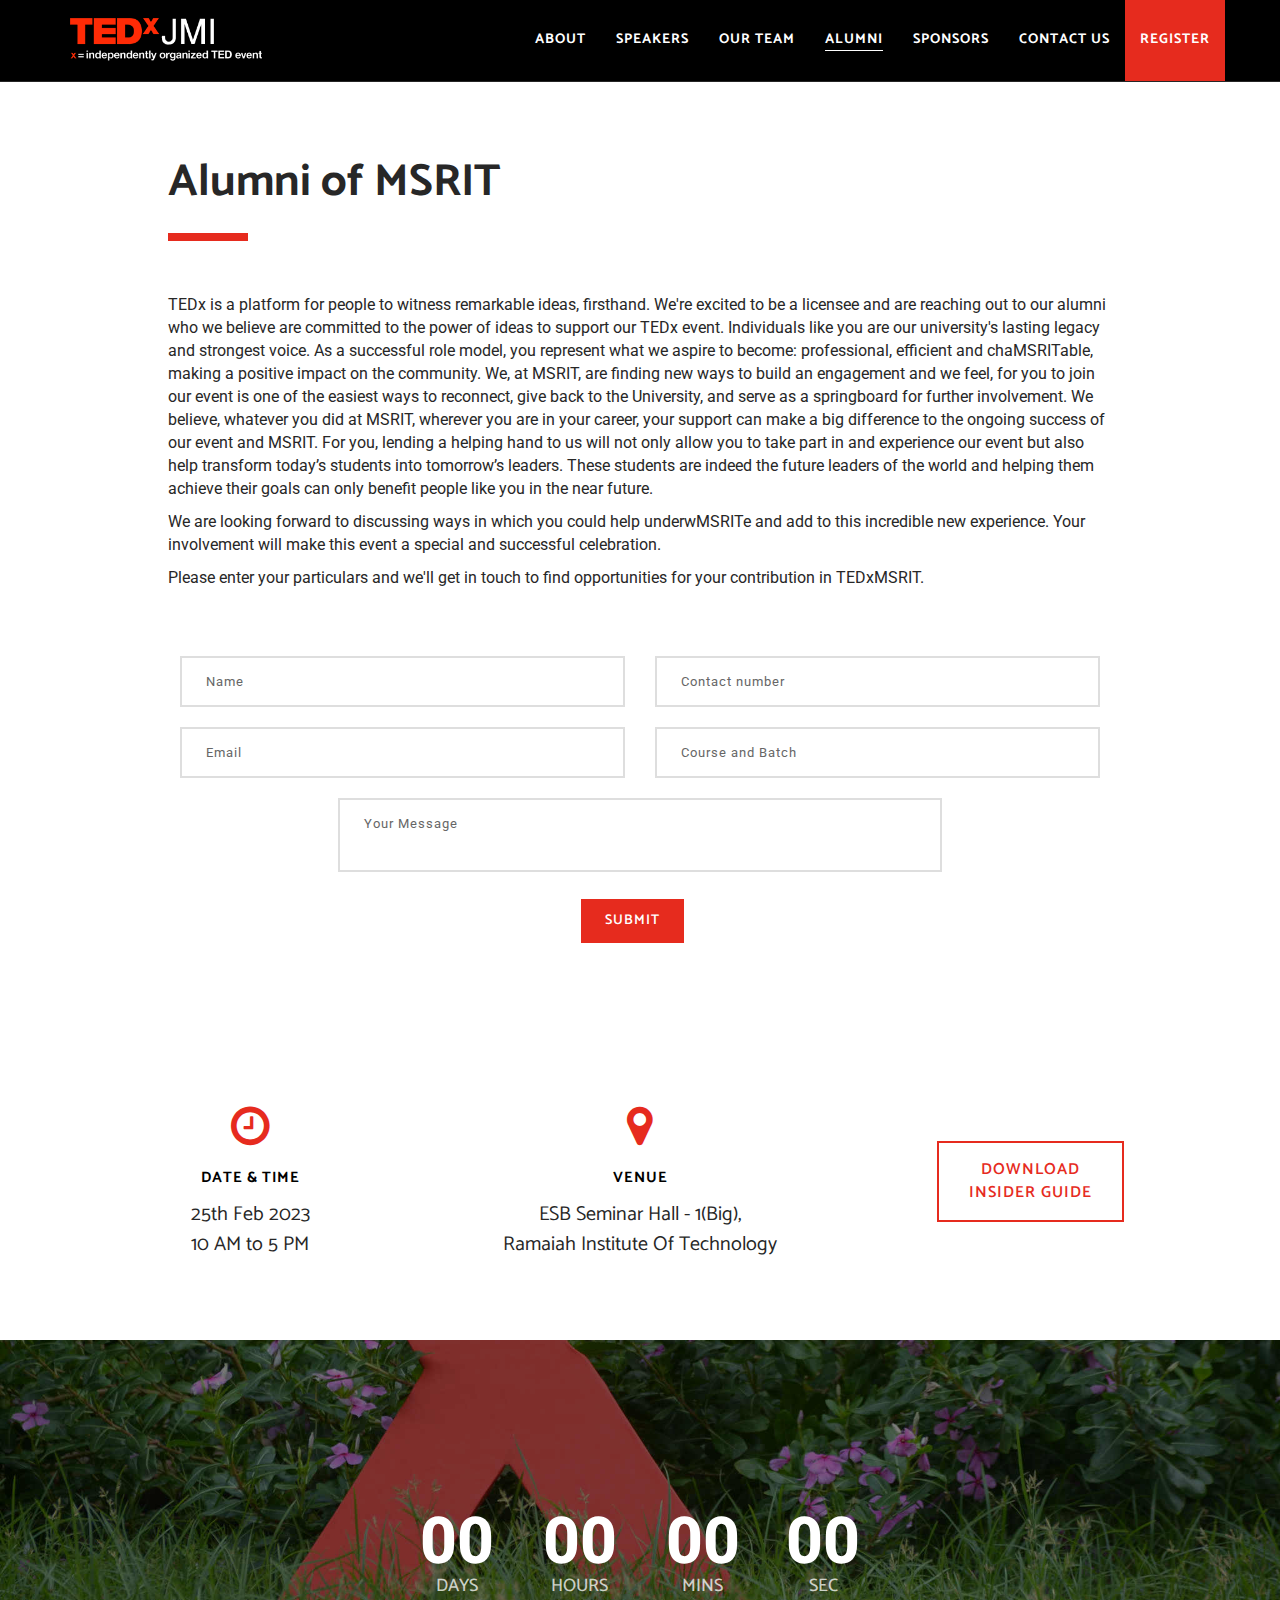
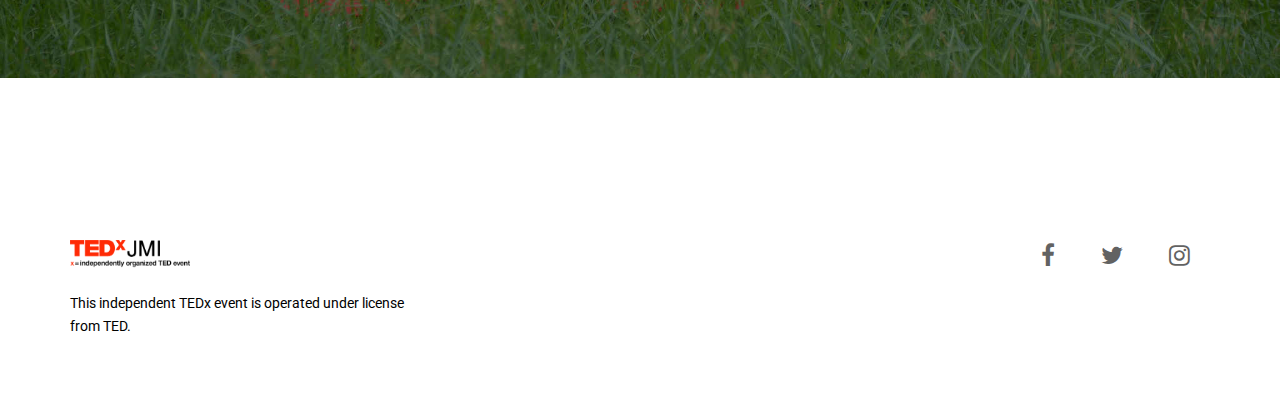
<file: alumni/index.html>
<!--
TEDxMSRIT

Event website by Chinmay Nadgir (github.com/chinmaynadgir)
-->

<!DOCTYPE html>
<!--[if lt IE 7]>      <html class="no-js lt-ie9 lt-ie8 lt-ie7" lang="en"> <![endif]-->
<!--[if IE 7]>         <html class="no-js lt-ie9 lt-ie8" lang="en"> <![endif]-->
<!--[if IE 8]>         <html class="no-js lt-ie9" lang="en"> <![endif]-->
<!--[if gt IE 8]><!-->
<html class="no-js" lang="en">
  <!--<![endif]-->

  <head>
    <meta charset="utf-8" />
    <meta
      name="viewport"
      content="width=device-width, initial-scale=1.0, maximum-scale=1"
    />
    <meta http-equiv="X-UA-Compatible" content="IE=edge" />

    <!-- Title, icon, description and keywords -->
    <title>Alumni of MSRIT | TEDxMSRIT</title>
    <link rel="shortcut icon" href="../res/images/favicon.ico" />
    <meta
      name="description"
      content="Alumni of MSRIT. TEDxMSRIT, x = independently organised TED event. Igniting Minds. This february, at Ramaiah Institute Of Technology."
    />
    <meta
      name="keywords"
      content="TEDx, MSRIT, Ramaiah Institute Of Technology, New Delhi, event, talks"
    />

    <!-- Social media tags -->
    <!-- Open Graph -->
    <meta property="og:title" content="Alumni of MSRIT" />
    <meta
      property="og:description"
      content="TEDxMSRIT - Igniting Minds. This february, at Ramaiah Institute Of Technology."
    />
    <meta
      property="og:image"
      content="https://tedxMSRIT.com/res/images/logos/light-social.jpg"
    />
    <meta property="og:url" content="https://tedxMSRIT.com/alumni" />
    <!-- Twitter -->
    <meta name="twitter:card" content="summary_large_image" />
    <meta name="twitter:site" content="@TEDx_MSRIT" />
    <!-- Google+ -->
    <meta itemprop="name" content="Alumni of MSRIT" />
    <meta
      itemprop="description"
      content="TEDxMSRIT - Igniting Minds. This february, at Ramaiah Institute Of Technology."
    />
    <meta
      itemprop="image"
      content="https://tedxMSRIT.com/res/images/logos/light-social.jpg"
    />

    <!-- Browser themes -->
    <meta name="theme-color" content="#000" />

    <!-- Bootstrap -->
    <link rel="stylesheet" href="../res/css/bootstrap.min.css" />

    <!-- Font Icons -->
    <link rel="stylesheet" href="../res/css/font-awesome.min.css" />

    <!-- Plugins -->
    <link rel="stylesheet" href="../res/css/flickity.min.css" />
    <link rel="stylesheet" href="../res/css/magnific-popup.css" />

    <!-- Main styles -->
    <link rel="stylesheet" href="../res/css/main.css" />
    <link rel="stylesheet" href="../res/css/style.css" />

    <!-- Color skin -->
    <link rel="stylesheet" href="../res/css/color_red.css" />

    <!-- Modernizr JS for IE8 support of HTML5 elements and media queries -->
    <!--[if lt IE 8]>
      <script src="../res/js/modernizr.min.js"></script>
    <![endif]-->
  </head>

  <body id="page-top">
    <!-- Navigation Start -->
    <nav id="navigation" class="navbar navbar-fixed-top navbar-dark">
      <div class="container">
        <div class="row">
          <div class="navbar-header col-lg-3">
            <button
              type="button"
              class="navbar-toggle collapsed"
              data-toggle="collapse"
              data-target="#navbar"
            >
              <span class="sr-only">Toggle navigation</span>
              <span class="icon-bar"></span>
              <span class="icon-bar"></span>
              <span class="icon-bar"></span>
            </button>

            <a
              class="navbar-brand font-family-alt letter-spacing-1 text-extra-large text-uppercase"
              href="/"
            >
              <img
                class="logo-navbar-dark"
                src="../res/images/logos/dark.png"
                alt=""
              />
              <img
                class="logo-navbar-white"
                src="../res/images/logos/light.png"
                alt=""
              />
            </a>
          </div>
          <!-- //.navbar-header -->

          <div id="navbar" class="navbar-collapse collapse col-lg-9 pull-right">
            <ul
              class="nav navbar-nav font-family-alt letter-spacing-1 text-uppercase font-weight-700"
            >
              <li><a href="/" class="line-height-unset">About</a></li>
              <li>
                <a href="/speakers/" class="line-height-unset">Speakers</a>
              </li>
              <li>
                <a href="/our-team/" class="line-height-unset">Our Team</a>
              </li>
              <li>
                <a href="#page-top" class="page-scroll">Alumni</a>
              </li>
              <li>
                <a href="/sponsors/" class="line-height-unset">Sponsors</a>
              </li>
              <li>
                <a href="/contact/" class="line-height-unset">Contact Us</a>
              </li>
              <li class="bg-base-color">
                <a href="/register/" class="line-height-unset width-100">
                  Register
                </a>
              </li>
            </ul>
          </div>
          <!-- //.navbar-collapse -->
        </div>
        <!-- //.row -->
      </div>
      <!-- //.container -->
    </nav>
    <!-- //Navigation End -->

    <!-- Section - Alumni Start -->
    <section id="alumni" class="bg-white">
      <div class="container">
        <div class="row no-padding-rl">
          <div class="col-md-10 col-md-offset-1">
            <h2
              class="font-family-alt font-weight-700 sm-title-large title-extra-large-2 text-gray-dark-2"
            >
              Alumni of MSRIT
            </h2>
            <span
              class="bg-base-color xs-margin-6 xs-no-margin-rl margin-3 no-margin-rl separator-line-extra-thick-long"
            ></span>

            <br />
            <div class="text-gray-dark-2">
              <p>
                TEDx is a platform for people to witness remarkable ideas,
                firsthand. We're excited to be a licensee and are reaching out
                to our alumni who we believe are committed to the power of ideas
                to support our TEDx event. Individuals like you are our
                university's lasting legacy and strongest voice. As a successful
                role model, you represent what we aspire to become:
                professional, efficient and chaMSRITable, making a positive
                impact on the community. We, at MSRIT, are finding new ways to
                build an engagement and we feel, for you to join our event is
                one of the easiest ways to reconnect, give back to the
                University, and serve as a springboard for further
                involvement. We believe, whatever you did at MSRIT, wherever you
                are in your career, your support can make a big difference to
                the ongoing success of our event and MSRIT. For you, lending a
                helping hand to us will not only allow you to take part in and
                experience our event but also help transform today’s students
                into tomorrow’s leaders. These students are indeed the future
                leaders of the world and helping them achieve their goals can
                only benefit people like you in the near future.
              </p>

              <p>
                We are looking forward to discussing ways in which you could
                help underwMSRITe and add to this incredible new experience.
                Your involvement will make this event a special and successful
                celebration.
              </p>

              <p>
                Please enter your particulars and we'll get in touch to find
                opportunities for your contribution in TEDxMSRIT.
              </p>
            </div>
          </div>
          <!-- //.col-md-10 -->
        </div>
        <!-- //.row -->

        <div class="row margin-5 no-margin-rl no-margin-bottom">
          <div class="col-md-10 col-md-offset-1">
            <form name="alumni" action="thank-you" method="post" netlify>
              <div class="row">
                <div class="col-sm-6">
                  <input type="text" placeholder="Name" name="name" required />
                  <input
                    type="email"
                    placeholder="Email"
                    name="email"
                    required
                  />
                </div>
                <!-- //.col-md-6 -->

                <div class="col-sm-6">
                  <input
                    type="text"
                    placeholder="Contact number"
                    name="phone"
                    required
                  />
                  <input
                    type="text"
                    placeholder="Course and Batch"
                    name="course-and-batch"
                    required
                  />
                </div>
                <!-- //.col-md-6 -->
              </div>
              <!-- //.row -->

              <div class="row">
                <div class="col-sm-8 col-sm-offset-2">
                  <textarea
                    placeholder="Your Message"
                    name="message"
                    required
                  ></textarea>
                </div>
                <!-- //.col-md-6 -->
              </div>
              <!-- //.row -->

              <div class="row text-center">
                <button type="submit" class="btn btn-base-color btn-medium">
                  Submit
                </button>
              </div>
              <!-- //.row -->
            </form>
          </div>
          <!-- //.col-md-10 -->
        </div>
        <!-- //.row -->
      </div>
      <!-- //.container -->
    </section>
    <!-- //Section - Alumni End -->

    <!-- Section - Event banner start -->
    <section id="event-banner" class="bg-white pull-up">
      <div class="container">
        <div class="row">
          <div class="col-sm-4 text-center">
            <i
              class="fa fa-clock-o display-block text-base-color title-extra-large-2"
            ></i>
            <span
              class="display-block font-family-alt font-weight-700 letter-spacing-1 margin-5 no-margin-bottom no-margin-rl text-large text-uppercase"
            >
              Date &amp; Time
            </span>
            <p
              class="margin-3 font-family-alt no-margin-bottom no-margin-rl title-small text-gray-dark-2"
            >
              25th Feb 2023<br />
              10 AM to 5 PM
            </p>
          </div>
          <!-- //.col-sm-4 -->

          <div
            class="col-sm-4 xs-margin-8 xs-no-margin-bottom xs-no-margin-rl text-center"
          >
            <i
              class="fa fa-map-marker display-block text-base-color title-extra-large-2"
            ></i>
            <span
              class="display-block font-family-alt font-weight-700 letter-spacing-1 margin-5 no-margin-bottom no-margin-rl text-large text-uppercase"
            >
              Venue
            </span>
            <p
              class="margin-3 font-family-alt no-margin-bottom no-margin-rl title-small text-gray-dark-2"
            >
              ESB Seminar Hall - 1(Big),<br />
              Ramaiah Institute Of Technology
            </p>
          </div>
          <!-- //.col-sm-4 -->

          <div
            id="banner-registration"
            class="col-sm-4 xs-margin-8 xs-no-margin-bottom xs-no-margin-rl text-center"
          >
            <a
              href="/res/insider_guide.pdf"
              class="btn btn-outline-base-color sm-btn-medium btn-large no-margin-rl"
            >
              <span>Download<br />insider guide</span>
            </a>
          </div>
          <!-- //.col-sm-4 -->
        </div>
        <!-- //.row -->
      </div>
    </section>
    <!-- //Section - Event banner end -->

    <!-- Section - Parallax banner start -->
    <section
      id="home-bg-parallax"
      class="height-50 no-padding overflow-hidden width-100"
    >
      <!-- BG Parallax -->
      <div class="bg-parallax bg-overlay-black-5 width-100"></div>

      <div
        class="display-table height-100 position-absolute position-top position-left width-100"
      >
        <div class="display-table-cell vertical-align-middle">
          <div class="container">
            <div class="row">
              <div class="countdown-timer">
                <div class="days">
                  <span class="value">00</span>
                  <span class="label">DAYS</span>
                </div>
                <div class="hours">
                  <span class="value">00</span>
                  <span class="label">HOURS</span>
                </div>
                <div class="minutes">
                  <span class="value">00</span>
                  <span class="label">MINS</span>
                </div>
                <div class="seconds">
                  <span class="value">00</span>
                  <span class="label">SEC</span>
                </div>
              </div>
            </div>
            <!-- //.row -->
          </div>
          <!-- //.container -->
        </div>
        <!-- //.display-table-cell -->
      </div>
      <!-- //.display-table -->
    </section>
    <!-- //Section - Parallax banner end -->

    <!-- Footer Start -->
    <footer class="footer bg-white">
      <div class="container">
        <div class="row">
          <div class="col-sm-4">
            <div class="footer-logo xs-text-center">
              <img src="../res/images/logos/light.png" alt="" />
            </div>
            <!-- //.footer-logo -->
            <p class="disclaimer xs-text-center">
              This independent TEDx event is operated under license from TED.
            </p>
            <!-- //.disclaimer -->
          </div>
          <!-- //.col-sm-4 -->

          <div class="col-sm-8">
            <div class="footer-social text-right">
              <ul
                class="list-inline list-unstyled no-margin xs-text-center xs-title-small title-medium"
              >
                <li>
                  <a href="https://www.facebook.com/tedxMSRIT/"
                    ><i class="fa fa-facebook"></i
                  ></a>
                </li>
                <li>
                  <a href="https://twitter.com/TEDx_MSRIT"
                    ><i class="fa fa-twitter"></i
                  ></a>
                </li>
                <li>
                  <a href="https://www.instagram.com/tedxMSRIT/"
                    ><i class="fa fa-instagram"></i
                  ></a>
                </li>
              </ul>
            </div>
            <!-- //.footer-social -->
          </div>
          <!-- //.col-sm-8 -->
        </div>
        <!-- //.row -->
      </div>
      <!-- //.container -->
    </footer>
    <!-- //Footer End -->

    <!-- Scroll to top -->
    <a href="#page-top" class="page-scroll scroll-to-top"
      ><i class="fa fa-angle-up"></i
    ></a>

    <!-- jQuery -->
    <script src="../res/js/jquery.min.js"></script>

    <!-- Bootstrap -->
    <script src="../res/js/bootstrap.min.js"></script>

    <!-- Plugins -->
    <script src="../res/js/pace.min.js"></script>
    <script src="../res/js/debouncer.min.js"></script>
    <script src="../res/js/jquery.easing.min.js"></script>
    <script src="../res/js/jquery.inview.min.js"></script>
    <script src="../res/js/jquery.matchHeight.js"></script>
    <script src="../res/js/isotope.pkgd.min.js"></script>
    <script src="../res/js/imagesloaded.pkgd.min.js"></script>
    <script src="../res/js/flickity.pkgd.min.js"></script>
    <script src="../res/js/jquery.magnific-popup.min.js"></script>
    <script src="../res/js/jquery.validate.min.js"></script>

    <!-- BG Parallax JS -->
    <script src="../res/js/TweenMax.min.js"></script>
    <script src="../res/js/ScrollMagic.min.js"></script>
    <script src="../res/js/animation.gsap.min.js"></script>

    <!-- Theme -->
    <script src="../res/js/main.js"></script>

    <!-- Countdown -->
    <script src="../res/js/jquery.countdown.min.js"></script>
    <script src="../res/js/countdown.js"></script>
  </body>
</html>
</file>
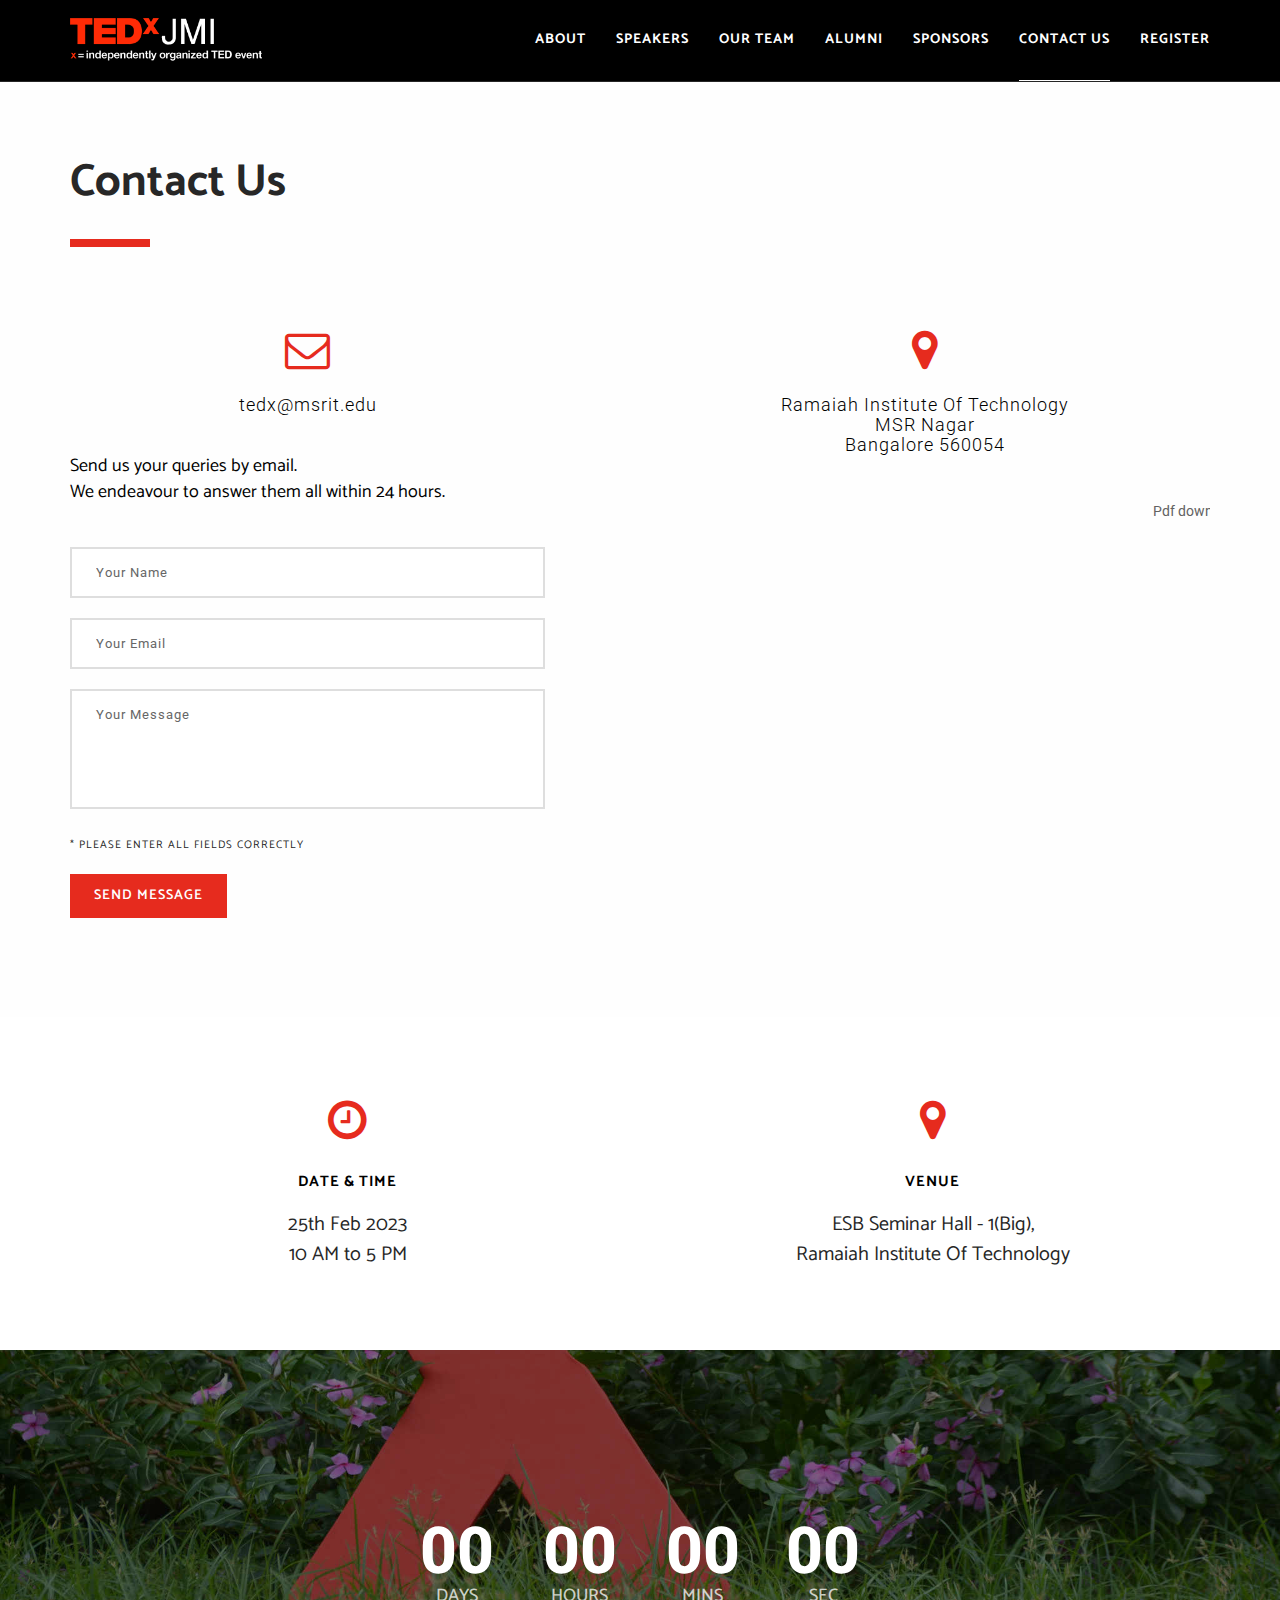
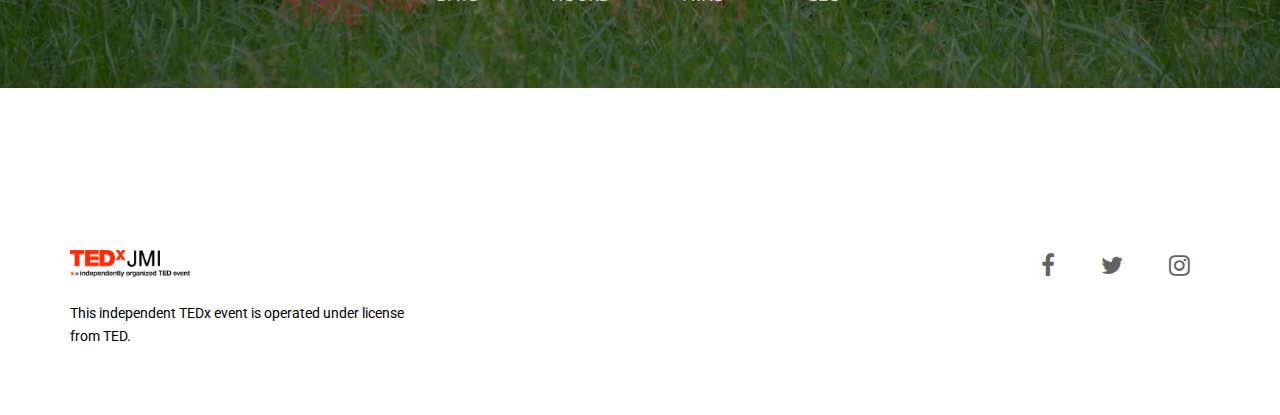
<file: contact/index.html>
<!--
TEDxMSRIT

Event website by Chinmay Nadgir (github.com/chinmaynadgir)
-->

<!DOCTYPE html>
<!--[if lt IE 7]>      <html class="no-js lt-ie9 lt-ie8 lt-ie7" lang="en"> <![endif]-->
<!--[if IE 7]>         <html class="no-js lt-ie9 lt-ie8" lang="en"> <![endif]-->
<!--[if IE 8]>         <html class="no-js lt-ie9" lang="en"> <![endif]-->
<!--[if gt IE 8]><!-->
<html class="no-js" lang="en">
  <!--<![endif]-->

  <head>
    <meta charset="utf-8" />
    <meta
      name="viewport"
      content="width=device-width, initial-scale=1.0, maximum-scale=1"
    />
    <meta http-equiv="X-UA-Compatible" content="IE=edge" />

    <!-- Title, icon, description and keywords -->
    <title>Register | TEDxMSRIT</title>
    <link rel="shortcut icon" href="../res/images/favicon.ico" />
    <meta
      name="description"
      content="Register for TEDxMSRIT, x = independently organised TED event. Igniting Minds. This february, at Ramaiah Institute Of Technology."
    />
    <meta
      name="keywords"
      content="TEDx, MSRIT, Ramaiah Institute Of Technology, New Delhi, event, talks"
    />

    <!-- Social media tags -->
    <!-- Open Graph -->
    <meta property="og:title" content="Register for TEDxMSRIT" />
    <meta
      property="og:description"
      content="TEDxMSRIT - Igniting Minds. This february, at Ramaiah Institute Of Technology."
    />
    <meta
      property="og:image"
      content="https://tedxMSRIT.com/res/images/logos/light-social.jpg"
    />
    <meta property="og:url" content="https://tedxMSRIT.com/register" />
    <!-- Twitter -->
    <meta name="twitter:card" content="summary_large_image" />
    <meta name="twitter:site" content="@TEDx_MSRIT" />
    <!-- Google+ -->
    <meta itemprop="name" content="Register for TEDxMSRIT" />
    <meta
      itemprop="description"
      content="TEDxMSRIT - Igniting Minds. This february, at Ramaiah Institute Of Technology."
    />
    <meta
      itemprop="image"
      content="https://tedxMSRIT.com/res/images/logos/light-social.jpg"
    />

    <!-- Browser themes -->
    <meta name="theme-color" content="#000" />

    <!-- Bootstrap -->
    <link rel="stylesheet" href="../res/css/bootstrap.min.css" />

    <!-- Font Icons -->
    <link rel="stylesheet" href="../res/css/font-awesome.min.css" />

    <!-- Plugins -->
    <link rel="stylesheet" href="../res/css/flickity.min.css" />
    <link rel="stylesheet" href="../res/css/magnific-popup.css" />

    <!-- Main styles -->
    <link rel="stylesheet" href="../res/css/main.css" />
    <link rel="stylesheet" href="../res/css/style.css" />

    <!-- Color skin -->
    <link rel="stylesheet" href="../res/css/color_red.css" />

    <!-- Modernizr JS for IE8 support of HTML5 elements and media queries -->
    <!--[if lt IE 8]>
      <script src="../res/js/modernizr.min.js"></script>
    <![endif]-->
  </head>

  <body id="page-top">
    <!-- Navigation Start -->
    <nav id="navigation" class="navbar navbar-fixed-top navbar-dark">
      <div class="container">
        <div class="row">
          <div class="navbar-header col-lg-3">
            <button
              type="button"
              class="navbar-toggle collapsed"
              data-toggle="collapse"
              data-target="#navbar"
            >
              <span class="sr-only">Toggle navigation</span>
              <span class="icon-bar"></span>
              <span class="icon-bar"></span>
              <span class="icon-bar"></span>
            </button>

            <a
              class="navbar-brand font-family-alt letter-spacing-1 text-extra-large text-uppercase"
              href="/"
            >
              <img
                class="logo-navbar-dark"
                src="../res/images/logos/dark.png"
                alt=""
              />
              <img
                class="logo-navbar-white"
                src="../res/images/logos/light.png"
                alt=""
              />
            </a>
          </div>
          <!-- //.navbar-header -->

          <div id="navbar" class="navbar-collapse collapse col-lg-9 pull-right">
            <ul
              class="nav navbar-nav font-family-alt letter-spacing-1 text-uppercase font-weight-700"
            >
              <li><a href="/" class="line-height-unset">About</a></li>
              <li>
                <a href="/speakers/" class="line-height-unset">Speakers</a>
              </li>
              <li>
                <a href="/our-team/" class="line-height-unset">Our Team</a>
              </li>
              <li><a href="/alumni/" class="line-height-unset">Alumni</a></li>
              <li>
                <a href="/sponsors/" class="line-height-unset">Sponsors</a>
              </li>
              <li>
                <a href="#page-top" class="line-height-unset">Contact Us</a>
              </li>
              <li><a href="/register/" class="page-scroll">Register</a></li>
            </ul>
          </div>
          <!-- //.navbar-collapse -->
        </div>
        <!-- //.row -->
      </div>
      <!-- //.container -->
    </nav>
    <!-- //Navigation End -->

    <!-- Section - Contact Start -->
    <section id="contact" class="bg-white-2">
      <div class="container">
        <div class="row no-padding-rl">
          <div class="col-md-12">
            <h2
              class="font-family-alt font-weight-700 sm-title-large title-extra-large-2 text-gray-dark-2"
            >
              Contact Us
            </h2>
            <span
              class="bg-base-color xs-margin-6 xs-no-margin-rl margin-3 no-margin-rl separator-line-extra-thick-long"
            ></span>
          </div>
          <!-- //.col-md-10 -->
        </div>
        <!-- //.row -->

        <div class="row margin-4 no-margin-rl no-margin-bottom">
          <div class="col-md-5 no-padding-rl">
            <div class="row text-center">
              <i
                class="fa fa-envelope-o display-block text-base-color title-extra-large-2"
              ></i>
              <br />
              <h4 class="font-weight-300 letter-spacing-1">
                tedx@msrit.edu
              </h4>
            </div>
            <!-- //.row -->

            <p
              class="margin-8 no-margin-bottom no-margin-rl font-family-alt text-extra-large"
            >
              Send us your queries by email.<br />
              We endeavour to answer them all within 24 hours.
            </p>

            <br />
            <form
              name="contact"
              action="thank-you"
              method="post"
              id="form-contact"
              netlify
            >
              <div class="row margin-4 no-margin-rl">
                <input
                  type="text"
                  placeholder="Your Name"
                  name="name"
                  class="required"
                  required
                />
                <input
                  type="email"
                  placeholder="Your Email"
                  name="email"
                  class="required email"
                  required
                />
                <textarea
                  placeholder="Your Message"
                  name="message"
                  class="required"
                  required
                ></textarea>
              </div>
              <!-- //.row -->

              <div class="row margin-4 no-margin-rl">
                <span
                  class="display-block font-family-alt letter-spacing-1 text-gray-dark-2 text-small text-uppercase"
                >
                  * Please enter all fields correctly
                </span>
              </div>
              <!-- //.row -->

              <div class="row margin-4 no-margin-rl">
                <button
                  id="btn-form-contact"
                  type="submit"
                  class="btn btn-base-color btn-medium"
                >
                  Send Message
                </button>
              </div>
              <!-- //.row -->
            </form>
          </div>
          <!-- //.col-md-5 -->

          <div class="contact-address col-md-6 col-md-offset-1">
            <div class="row text-center">
              <i
                class="fa fa-map-marker display-block text-base-color title-extra-large-2"
              ></i>
              <!-- <span class="display-block font-family-alt font-weight-700 letter-spacing-1 margin-5 no-margin-bottom no-margin-rl text-large text-uppercase">
              Our Location
            </span> -->
              <br />
              <h4 class="font-weight-300 letter-spacing-1">
                Ramaiah Institute Of Technology
                <br />MSR Nagar <br />Bangalore 560054
              </h4>
            </div>
            <!-- //.row -->
            <div class="row text-center">
              <div class="margin-8 no-margin-bottom no-margin-rl map">
                <div class="mapouter">
                  <div class="gmap_canvas">
                    <iframe
                      class="gmap_iframe"
                      frameborder="0"
                      scrolling="no"
                      marginheight="0"
                      marginwidth="0"
                      src="https://maps.google.com/maps?width=600&amp;height=400&amp;hl=en&amp;q=Ramaiah institute of technology&amp;t=&amp;z=15&amp;ie=UTF8&amp;iwloc=B&amp;output=embed"
                    ></iframe
                    ><a href="https://pdflist.com/" alt="pdf download"
                      >Pdf download</a
                    >
                  </div>
                  <style>
                    .mapouter {
                      position: relative;
                      text-align: right;
                      width: 600px;
                      height: 400px;
                    }
                    .gmap_canvas {
                      overflow: hidden;
                      background: none !important;
                      width: 600px;
                      height: 400px;
                    }
                    .gmap_iframe {
                      width: 600px !important;
                      height: 400px !important;
                    }
                  </style>
                </div>
              </div>
              <!-- //.map -->
            </div>
            <!-- //.row -->
          </div>
          <!-- //.col-md-6 -->
        </div>
        <!-- //.row -->
      </div>
      <!-- //.container -->
    </section>
    <!-- //Section - Contact End -->

    <!-- Section - Event banner start -->
    <section id="event-banner" class="bg-white pull-up">
      <div class="container">
        <div class="row">
          <div class="col-sm-6 text-center">
            <i
              class="fa fa-clock-o display-block text-base-color title-extra-large-2"
            ></i>
            <span
              class="display-block font-family-alt font-weight-700 letter-spacing-1 margin-5 no-margin-bottom no-margin-rl text-large text-uppercase"
            >
              Date &amp; Time
            </span>
            <p
              class="margin-3 font-family-alt no-margin-bottom no-margin-rl title-small text-gray-dark-2"
            >
              25th Feb 2023<br />
              10 AM to 5 PM
            </p>
          </div>
          <!-- //.col-sm-4 -->

          <div
            class="col-sm-6 xs-margin-8 xs-no-margin-bottom xs-no-margin-rl text-center"
          >
            <i
              class="fa fa-map-marker display-block text-base-color title-extra-large-2"
            ></i>
            <span
              class="display-block font-family-alt font-weight-700 letter-spacing-1 margin-5 no-margin-bottom no-margin-rl text-large text-uppercase"
            >
              Venue
            </span>
            <p
              class="margin-3 font-family-alt no-margin-bottom no-margin-rl title-small text-gray-dark-2"
            >
              ESB Seminar Hall - 1(Big),<br />
              Ramaiah Institute Of Technology
            </p>
          </div>
          <!-- //.col-sm-4 -->
        </div>
        <!-- //.row -->
      </div>
    </section>
    <!-- //Section - Event banner end -->

    <!-- Section - Parallax banner start -->
    <section
      id="home-bg-parallax"
      class="height-50 no-padding overflow-hidden width-100"
    >
      <!-- BG Parallax -->
      <div class="bg-parallax bg-overlay-black-5 width-100"></div>

      <div
        class="display-table height-100 position-absolute position-top position-left width-100"
      >
        <div class="display-table-cell vertical-align-middle">
          <div class="container">
            <div class="row">
              <div class="countdown-timer">
                <div class="days">
                  <span class="value">00</span>
                  <span class="label">DAYS</span>
                </div>
                <div class="hours">
                  <span class="value">00</span>
                  <span class="label">HOURS</span>
                </div>
                <div class="minutes">
                  <span class="value">00</span>
                  <span class="label">MINS</span>
                </div>
                <div class="seconds">
                  <span class="value">00</span>
                  <span class="label">SEC</span>
                </div>
              </div>
            </div>
            <!-- //.row -->
          </div>
          <!-- //.container -->
        </div>
        <!-- //.display-table-cell -->
      </div>
      <!-- //.display-table -->
    </section>
    <!-- //Section - Parallax banner end -->

    <!-- Footer Start -->
    <footer class="footer bg-white">
      <div class="container">
        <div class="row">
          <div class="col-sm-4">
            <div class="footer-logo xs-text-center">
              <img src="../res/images/logos/light.png" alt="" />
            </div>
            <!-- //.footer-logo -->
            <p class="disclaimer xs-text-center">
              This independent TEDx event is operated under license from TED.
            </p>
            <!-- //.disclaimer -->
          </div>
          <!-- //.col-sm-4 -->

          <div class="col-sm-8">
            <div class="footer-social text-right">
              <ul
                class="list-inline list-unstyled no-margin xs-text-center xs-title-small title-medium"
              >
                <li>
                  <a href="https://www.facebook.com/tedxMSRIT/"
                    ><i class="fa fa-facebook"></i
                  ></a>
                </li>
                <li>
                  <a href="https://twitter.com/TEDx_MSRIT"
                    ><i class="fa fa-twitter"></i
                  ></a>
                </li>
                <li>
                  <a href="https://www.instagram.com/tedxMSRIT/"
                    ><i class="fa fa-instagram"></i
                  ></a>
                </li>
              </ul>
            </div>
            <!-- //.footer-social -->
          </div>
          <!-- //.col-sm-8 -->
        </div>
        <!-- //.row -->
      </div>
      <!-- //.container -->
    </footer>
    <!-- //Footer End -->

    <!-- Scroll to top -->
    <a href="#page-top" class="page-scroll scroll-to-top"
      ><i class="fa fa-angle-up"></i
    ></a>

    <!-- jQuery -->
    <script src="../res/js/jquery.min.js"></script>

    <!-- Bootstrap -->
    <script src="../res/js/bootstrap.min.js"></script>

    <!-- Plugins -->
    <script src="../res/js/pace.min.js"></script>
    <script src="../res/js/debouncer.min.js"></script>
    <script src="../res/js/jquery.easing.min.js"></script>
    <script src="../res/js/jquery.inview.min.js"></script>
    <script src="../res/js/jquery.matchHeight.js"></script>
    <script src="../res/js/isotope.pkgd.min.js"></script>
    <script src="../res/js/imagesloaded.pkgd.min.js"></script>
    <script src="../res/js/flickity.pkgd.min.js"></script>
    <script src="../res/js/jquery.magnific-popup.min.js"></script>
    <script src="../res/js/jquery.validate.min.js"></script>

    <!-- BG Parallax JS -->
    <script src="../res/js/TweenMax.min.js"></script>
    <script src="../res/js/ScrollMagic.min.js"></script>
    <script src="../res/js/animation.gsap.min.js"></script>

    <!-- Theme -->
    <script src="../res/js/main.js"></script>

    <!-- Countdown -->
    <script src="../res/js/jquery.countdown.min.js"></script>
    <script src="../res/js/countdown.js"></script>
  </body>
</html>
</file>
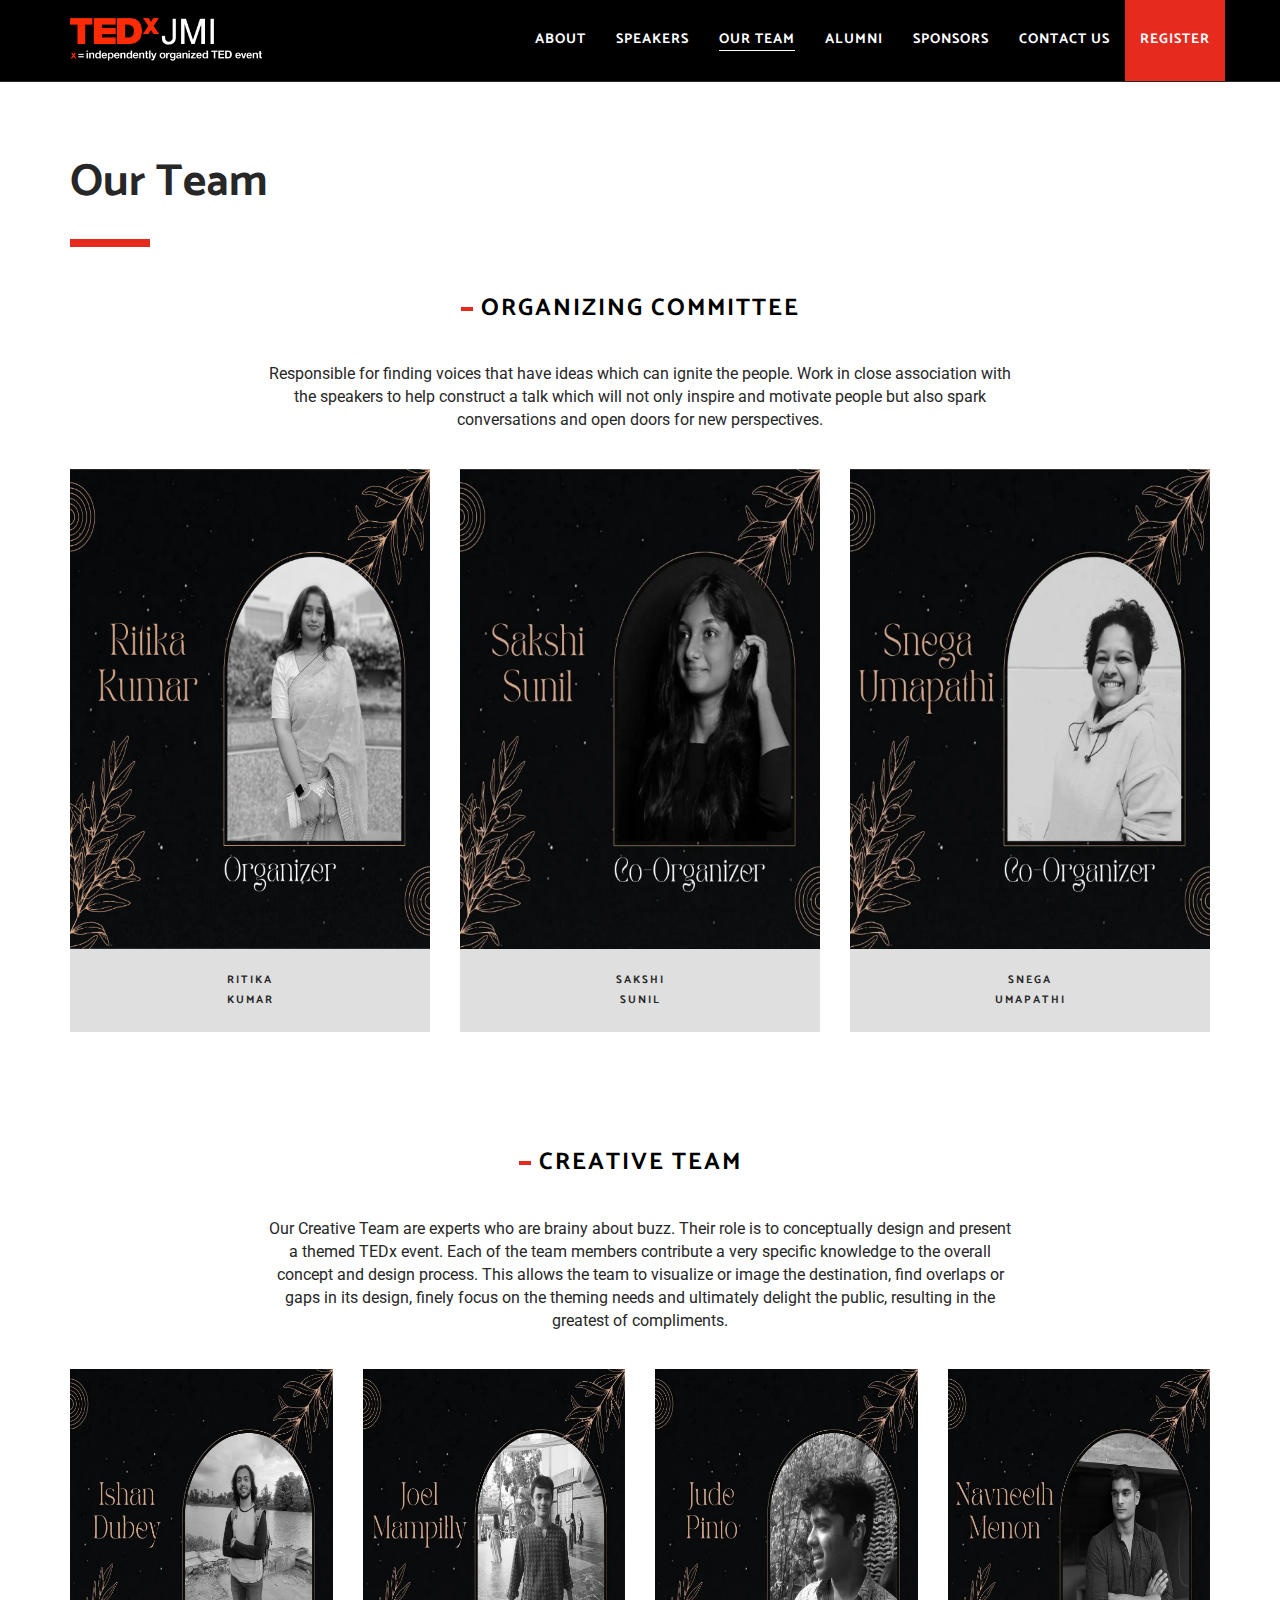
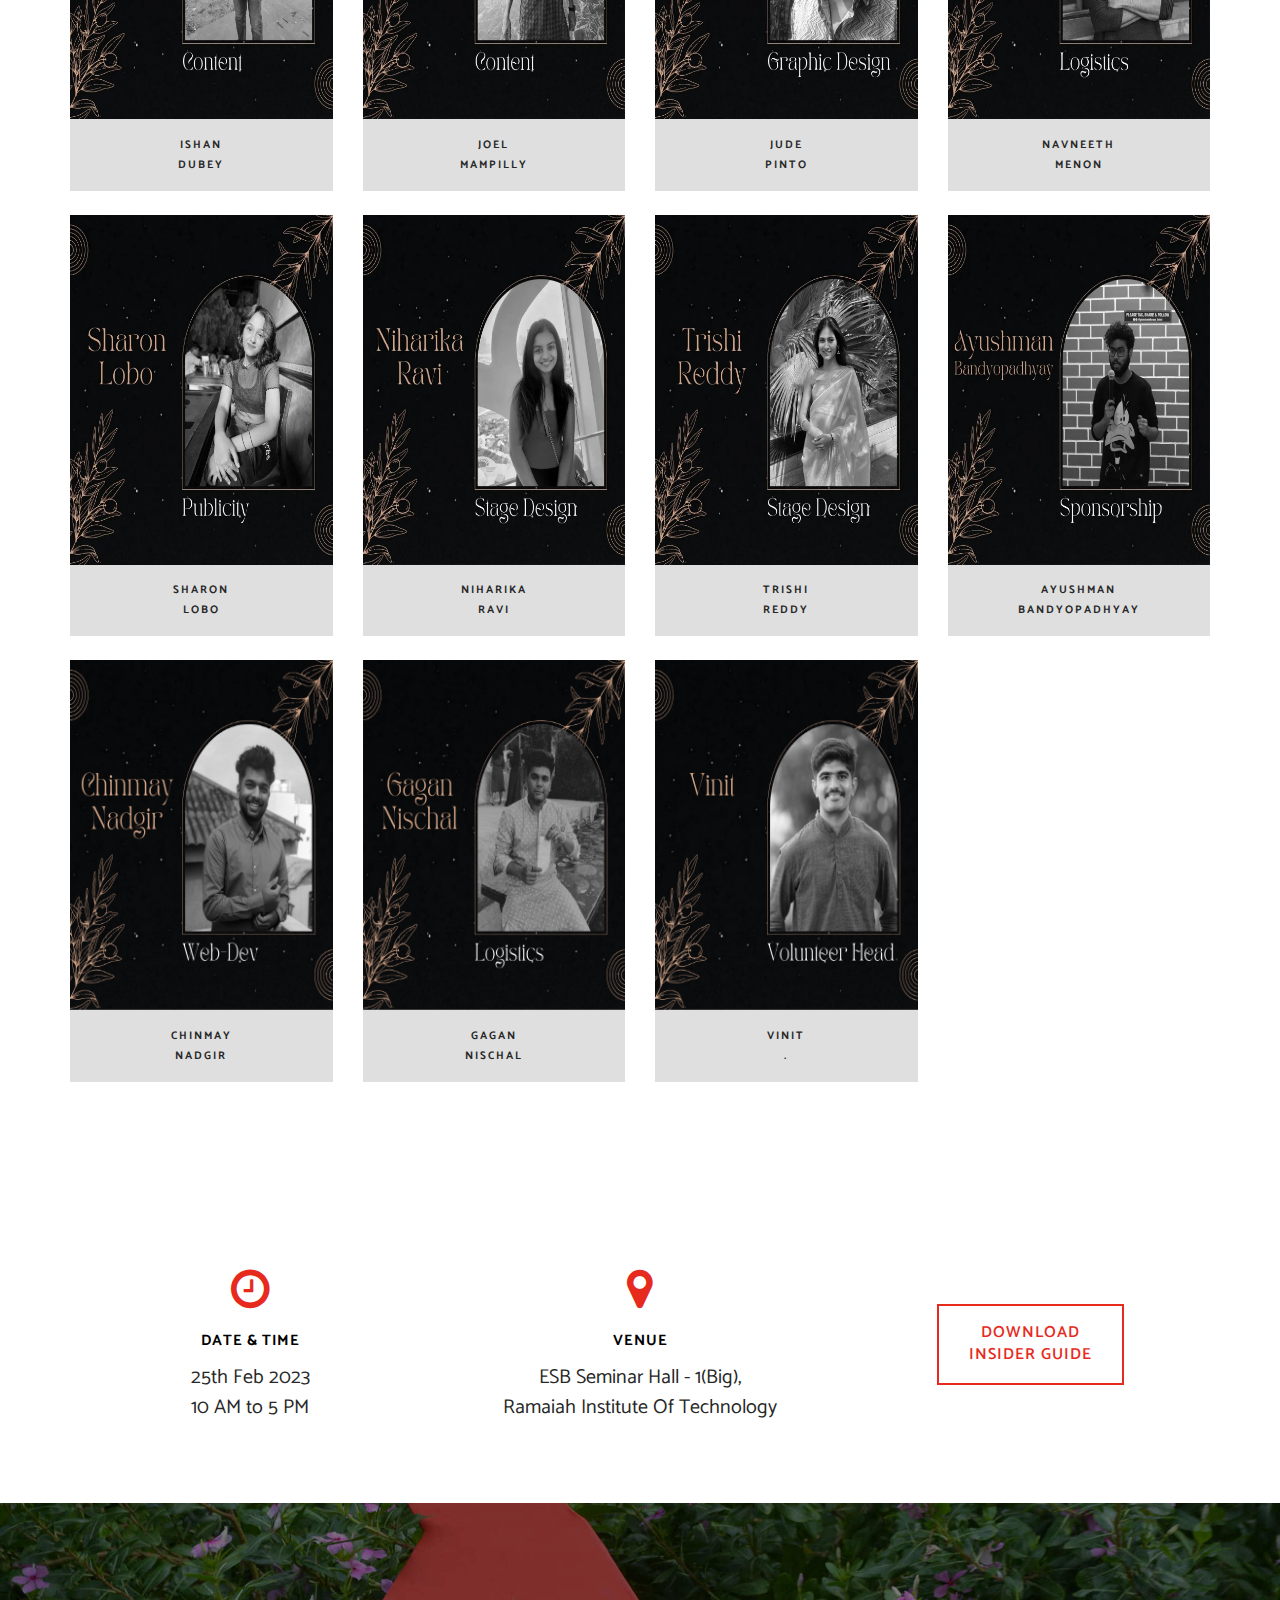
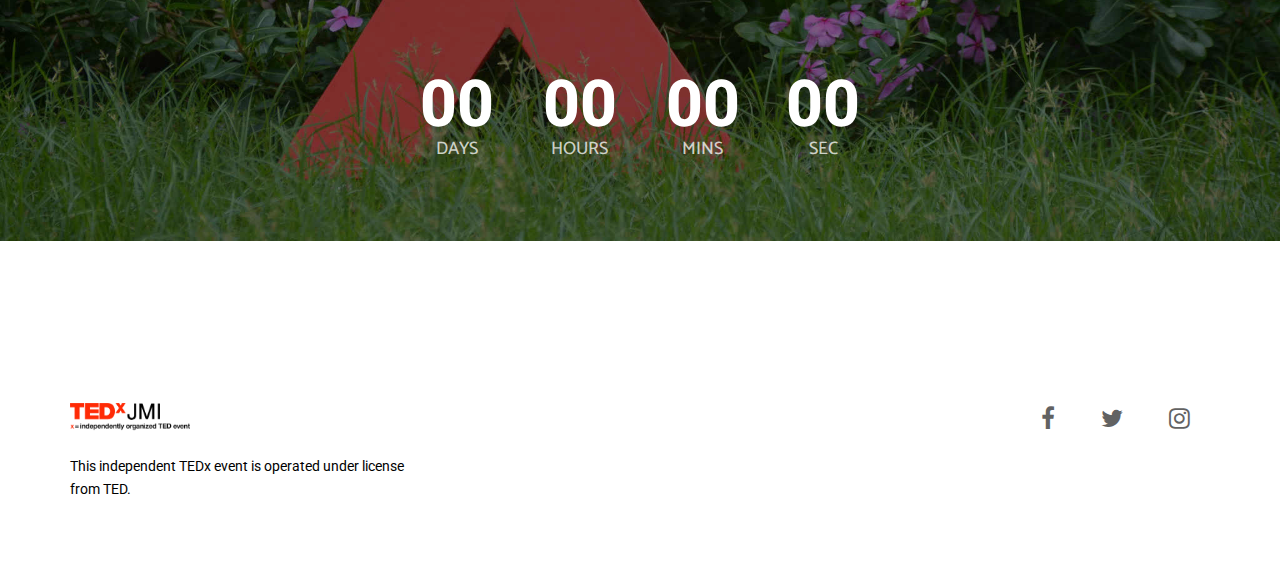
<file: our-team/index.html>
<!--
TEDxMSRIT
Event website by Chinmay Nadgir (github.com/chinmaynadgir)
-->

<!DOCTYPE html>
<!--[if lt IE 7]>      <html class="no-js lt-ie9 lt-ie8 lt-ie7" lang="en"> <![endif]-->
<!--[if IE 7]>         <html class="no-js lt-ie9 lt-ie8" lang="en"> <![endif]-->
<!--[if IE 8]>         <html class="no-js lt-ie9" lang="en"> <![endif]-->
<!--[if gt IE 8]><!-->
<html class="no-js" lang="en">
  <!--<![endif]-->

  <head>
    <meta charset="utf-8" />
    <meta
      name="viewport"
      content="width=device-width, initial-scale=1.0, maximum-scale=1"
    />
    <meta http-equiv="X-UA-Compatible" content="IE=edge" />

    <!-- Title, icon, description and keywords -->
    <title>Our Team | TEDxMSRIT</title>
    <link rel="shortcut icon" href="../res/images/favicon.ico" />
    <meta
      name="description"
      content="Team TEDxMSRIT, x = independently organised TED event. Igniting Minds. This february, at Ramaiah Institute Of Technology."
    />
    <meta
      name="keywords"
      content="TEDx, MSRIT, Ramaiah Institute Of Technology, New Delhi, event, talks"
    />

    <!-- Social media tags -->
    <!-- Open Graph -->
    <meta property="og:title" content="Team TEDxMSRIT" />
    <meta
      property="og:description"
      content="TEDxMSRIT - Igniting Minds. This february, at Ramaiah Institute Of Technology."
    />
    <meta
      property="og:image"
      content="https://tedxMSRIT.com/res/images/logos/light-social.jpg"
    />
    <meta property="og:url" content="https://tedxMSRIT.com/our-team" />
    <!-- Twitter -->
    <meta name="twitter:card" content="summary_large_image" />
    <meta name="twitter:site" content="@TEDx_MSRIT" />
    <!-- Google+ -->
    <meta itemprop="name" content="Team TEDxMSRIT" />
    <meta
      itemprop="description"
      content="TEDxMSRIT - Igniting Minds. This february, at Ramaiah Institute Of Technology."
    />
    <meta
      itemprop="image"
      content="https://tedxMSRIT.com/res/images/logos/light-social.jpg"
    />

    <!-- Browser themes -->
    <meta name="theme-color" content="#000" />

    <!-- Bootstrap -->
    <link rel="stylesheet" href="../res/css/bootstrap.min.css" />

    <!-- Font Icons -->
    <link rel="stylesheet" href="../res/css/font-awesome.min.css" />

    <!-- Plugins -->
    <link rel="stylesheet" href="../res/css/flickity.min.css" />
    <link rel="stylesheet" href="../res/css/magnific-popup.css" />

    <!-- Main styles -->
    <link rel="stylesheet" href="../res/css/main.css" />
    <link rel="stylesheet" href="../res/css/style.css" />

    <!-- Color skin -->
    <link rel="stylesheet" href="../res/css/color_red.css" />

    <!-- Modernizr JS for IE8 support of HTML5 elements and media queries -->
    <!--[if lt IE 8]>
      <script src="../res/js/modernizr.min.js"></script>
    <![endif]-->
  </head>

  <body id="page-top">
    <!-- Navigation Start -->
    <nav id="navigation" class="navbar navbar-fixed-top navbar-dark">
      <div class="container">
        <div class="row">
          <div class="navbar-header col-lg-3">
            <button
              type="button"
              class="navbar-toggle collapsed"
              data-toggle="collapse"
              data-target="#navbar"
            >
              <span class="sr-only">Toggle navigation</span>
              <span class="icon-bar"></span>
              <span class="icon-bar"></span>
              <span class="icon-bar"></span>
            </button>

            <a
              class="navbar-brand font-family-alt letter-spacing-1 text-extra-large text-uppercase"
              href="/"
            >
              <img
                class="logo-navbar-dark"
                src="../res/images/logos/dark.png"
                alt=""
              />
              <img
                class="logo-navbar-white"
                src="../res/images/logos/light.png"
                alt=""
              />
            </a>
          </div>
          <!-- //.navbar-header -->

          <div id="navbar" class="navbar-collapse collapse col-lg-9 pull-right">
            <ul
              class="nav navbar-nav font-family-alt letter-spacing-1 text-uppercase font-weight-700"
            >
              <li><a href="/" class="line-height-unset">About</a></li>
              <li>
                <a href="/speakers/" class="line-height-unset">Speakers</a>
              </li>
              <li><a href="#page-top" class="page-scroll">Our Team</a></li>
              <li><a href="/alumni/" class="line-height-unset">Alumni</a></li>
              <li>
                <a href="/sponsors/" class="line-height-unset">Sponsors</a>
              </li>
              <li>
                <a href="/contact/" class="line-height-unset">Contact Us</a>
              </li>
              <li class="bg-base-color">
                <a href="/register/" class="line-height-unset width-100">
                  Register
                </a>
              </li>
            </ul>
          </div>
          <!-- //.navbar-collapse -->
        </div>
        <!-- //.row -->
      </div>
      <!-- //.container -->
    </nav>
    <!-- //Navigation End -->

    <!-- Section - Team Start -->
    <section id="team" class="bg-white">
      <div class="container">
        <div class="row no-padding-rl no-padding-top padding-4">
          <div class="col-md-12">
            <h2
              class="font-family-alt font-weight-700 sm-title-large title-extra-large-2 text-gray-dark-2"
            >
              Our Team
            </h2>
            <span
              class="bg-base-color xs-margin-6 xs-no-margin-rl margin-3 no-margin-rl no-margin-bottom separator-line-extra-thick-long"
            ></span>
          </div>
          <!-- //.col-md-10 -->
        </div>
        <!-- //.row -->

        <div class="row">
          <div class="col-md-8 col-md-offset-2 text-center">
            <h3
              class="font-family-alt font-weight-700 letter-spacing-2 text-uppercase xs-title-small title-medium title-sideline-base-color"
            >
              Organizing Committee
            </h3>
            <p class="margin-5 no-margin-rl text-gray-dark-2">
              Responsible for finding voices that have ideas which can ignite
              the people. Work in close association with the speakers to help
              construct a talk which will not only inspire and motivate people
              but also spark conversations and open doors for new perspectives.
            </p>
          </div>

          <!-- Member Box Start -->
          <div class="member-box col-xs-6 col-sm-4 col-md-4">
            <div class="overflow-hidden position-relative width-100">
              <div class="position-relative">
                <div class="img-wrapper">
                  <img src="../res/images/team/rit.png" alt="" />
                </div>
              </div>
              <!-- //.position-relative -->
              <div
                class="bg-gray-light no-padding-rl padding-6 position-relative text-center"
              >
                <span
                  class="display-block font-family-alt font-weight-700 letter-spacing-2 text-gray-dark-2 text-small text-uppercase"
                >
                  Ritika<br />Kumar
                </span>
              </div>
              <!-- //.bg-gray-light -->
            </div>
            <!-- //.overflow-hidden -->
          </div>
          <!-- //Member Box End -->

          <!-- Member Box Start -->
          <div class="member-box col-xs-6 col-sm-4 col-md-4">
            <div class="overflow-hidden position-relative width-100">
              <div class="position-relative">
                <div class="img-wrapper">
                  <img src="../res/images/team/ss.webp" alt="" />
                </div>
              </div>
              <!-- //.position-relative -->
              <div
                class="bg-gray-light no-padding-rl padding-6 position-relative text-center"
              >
                <span
                  class="display-block font-family-alt font-weight-700 letter-spacing-2 text-gray-dark-2 text-small text-uppercase"
                >
                  Sakshi<br />Sunil
                </span>
              </div>
              <!-- //.bg-gray-light -->
            </div>
            <!-- //.overflow-hidden -->
          </div>
          <!-- //Member Box End -->

          <!-- Member Box Start -->
          <div class="member-box col-xs-6 col-sm-4 col-md-4">
            <div class="overflow-hidden position-relative width-100">
              <div class="position-relative">
                <div class="img-wrapper">
                  <img src="../res/images/team/su.webp" alt="" />
                </div>
              </div>
              <!-- //.position-relative -->
              <div
                class="bg-gray-light no-padding-rl padding-6 position-relative text-center"
              >
                <span
                  class="display-block font-family-alt font-weight-700 letter-spacing-2 text-gray-dark-2 text-small text-uppercase"
                >
                  Snega<br />Umapathi
                </span>
              </div>
              <!-- //.bg-gray-light -->
            </div>
            <!-- //.overflow-hidden -->
          </div>
          <!-- //Member Box End -->
        </div>

          <div class="row padding-8 no-padding-rl no-padding-bottom">
            <div class="col-md-8 col-md-offset-2 text-center">
              <h3
                class="font-family-alt font-weight-700 letter-spacing-2 text-uppercase xs-title-small title-medium title-sideline-base-color"
              >
                Creative Team
              </h3>
              <p class="margin-5 no-margin-rl text-gray-dark-2">
                Our Creative Team are experts who are brainy about buzz. Their
                role is to conceptually design and present a themed TEDx event.
                Each of the team members contribute a very specific knowledge to
                the overall concept and design process. This allows the team to
                visualize or image the destination, find overlaps or gaps in its
                design, finely focus on the theming needs and ultimately delight
                the public, resulting in the greatest of compliments.
              </p>
            </div>

            <!-- Member Box Start -->
            <div class="member-box col-xs-6 col-sm-4 col-md-3">
              <div class="overflow-hidden position-relative width-100">
                <div class="position-relative">
                  <div class="img-wrapper">
                    <img src="../res/images/team/id.webp" alt="" />
                  </div>
                </div>
                <!-- //.position-relative -->
                <div
                  class="bg-gray-light no-padding-rl padding-6 position-relative text-center"
                >
                  <span
                    class="display-block font-family-alt font-weight-700 letter-spacing-2 text-gray-dark-2 text-small text-uppercase"
                  >
                    Ishan<br />Dubey
                  </span>
                </div>
                <!-- //.bg-gray-light -->
              </div>
              <!-- //.overflow-hidden -->
            </div>
            <!-- //Member Box End -->

            <!-- Member Box Start -->
            <div class="member-box col-xs-6 col-sm-4 col-md-3">
              <div class="overflow-hidden position-relative width-100">
                <div class="position-relative">
                  <div class="img-wrapper">
                    <img src="../res/images/team/jm.webp" alt="" />
                  </div>
                </div>
                <!-- //.position-relative -->
                <div
                  class="bg-gray-light no-padding-rl padding-6 position-relative text-center"
                >
                  <span
                    class="display-block font-family-alt font-weight-700 letter-spacing-2 text-gray-dark-2 text-small text-uppercase"
                  >
                    Joel<br />Mampilly
                  </span>
                </div>
                <!-- //.bg-gray-light -->
              </div>
              <!-- //.overflow-hidden -->
            </div>
            <!-- //Member Box End -->

            <!-- Member Box Start -->
            <div class="member-box col-xs-6 col-sm-4 col-md-3">
              <div class="overflow-hidden position-relative width-100">
                <div class="position-relative">
                  <div class="img-wrapper">
                    <img src="../res/images/team/jp.webp" alt="" />
                  </div>
                </div>
                <!-- //.position-relative -->
                <div
                  class="bg-gray-light no-padding-rl padding-6 position-relative text-center"
                >
                  <span
                    class="display-block font-family-alt font-weight-700 letter-spacing-2 text-gray-dark-2 text-small text-uppercase"
                  >
                    Jude<br />Pinto
                  </span>
                </div>
                <!-- //.bg-gray-light -->
              </div>
              <!-- //.overflow-hidden -->
            </div>
            <!-- //Member Box End -->

            <!-- Member Box Start -->
            <div class="member-box col-xs-6 col-sm-4 col-md-3">
              <div class="overflow-hidden position-relative width-100">
                <div class="position-relative">
                  <div class="img-wrapper">
                    <img src="../res/images/team/nm.webp" alt="" />
                  </div>
                </div>
                <!-- //.position-relative -->
                <div
                  class="bg-gray-light no-padding-rl padding-6 position-relative text-center"
                >
                  <span
                    class="display-block font-family-alt font-weight-700 letter-spacing-2 text-gray-dark-2 text-small text-uppercase"
                  >
                    Navneeth<br />Menon
                  </span>
                </div>
                <!-- //.bg-gray-light -->
              </div>
              <!-- //.overflow-hidden -->
            </div>
            <!-- //Member Box End -->

            <!-- Member Box Start -->
            <div class="member-box col-xs-6 col-sm-4 col-md-3">
              <div class="overflow-hidden position-relative width-100">
                <div class="position-relative">
                  <div class="img-wrapper">
                    <img src="../res/images/team/sl.webp" alt="" />
                  </div>
                </div>
                <!-- //.position-relative -->
                <div
                  class="bg-gray-light no-padding-rl padding-6 position-relative text-center"
                >
                  <span
                    class="display-block font-family-alt font-weight-700 letter-spacing-2 text-gray-dark-2 text-small text-uppercase"
                  >
                    Sharon<br />Lobo
                  </span>
                </div>
                <!-- //.bg-gray-light -->
              </div>
              <!-- //.overflow-hidden -->
            </div>
            <!-- //Member Box End -->

            <!-- Member Box Start -->
            <div class="member-box col-xs-6 col-sm-4 col-md-3">
              <div class="overflow-hidden position-relative width-100">
                <div class="position-relative">
                  <div class="img-wrapper">
                    <img src="../res/images/team/nr.webp" alt="" />
                  </div>
                </div>
                <!-- //.position-relative -->
                <div
                  class="bg-gray-light no-padding-rl padding-6 position-relative text-center"
                >
                  <span
                    class="display-block font-family-alt font-weight-700 letter-spacing-2 text-gray-dark-2 text-small text-uppercase"
                  >
                    Niharika<br />Ravi
                  </span>
                </div>
                <!-- //.bg-gray-light -->
              </div>
              <!-- //.overflow-hidden -->
            </div>
            <!-- //Member Box End -->

            <!-- Member Box Start -->
            <div class="member-box col-xs-6 col-sm-4 col-md-3">
              <div class="overflow-hidden position-relative width-100">
                <div class="position-relative">
                  <div class="img-wrapper">
                    <img src="../res/images/team/tr.webp" alt="" />
                  </div>
                </div>
                <!-- //.position-relative -->
                <div
                  class="bg-gray-light no-padding-rl padding-6 position-relative text-center"
                >
                  <span
                    class="display-block font-family-alt font-weight-700 letter-spacing-2 text-gray-dark-2 text-small text-uppercase"
                  >
                    Trishi<br />Reddy
                  </span>
                </div>
                <!-- //.bg-gray-light -->
              </div>
              <!-- //.overflow-hidden -->
            </div>
            <!-- //Member Box End -->

            <!-- Member Box Start -->
            <div class="member-box col-xs-6 col-sm-4 col-md-3">
              <div class="overflow-hidden position-relative width-100">
                <div class="position-relative">
                  <div class="img-wrapper">
                    <img src="../res/images/team/ay.webp" alt="" />
                  </div>
                </div>
                <!-- //.position-relative -->
                <div
                  class="bg-gray-light no-padding-rl padding-6 position-relative text-center"
                >
                  <span
                    class="display-block font-family-alt font-weight-700 letter-spacing-2 text-gray-dark-2 text-small text-uppercase"
                  >
                    Ayushman<br />Bandyopadhyay
                  </span>
                </div>
                <!-- //.bg-gray-light -->
              </div>
              <!-- //.overflow-hidden -->
            </div>
            <!-- //Member Box End -->

             <!-- Member Box Start -->
             <div class="member-box col-xs-6 col-sm-4 col-md-3">
              <div class="overflow-hidden position-relative width-100">
                <div class="position-relative">
                  <div class="img-wrapper">
                    <img src="../res/images/team/cn.png" alt="" />
                  </div>
                </div>
                <!-- //.position-relative -->
                <div
                  class="bg-gray-light no-padding-rl padding-6 position-relative text-center"
                >
                  <span
                    class="display-block font-family-alt font-weight-700 letter-spacing-2 text-gray-dark-2 text-small text-uppercase"
                  >
                    Chinmay <br />Nadgir
                  </span>
                </div>
                <!-- //.bg-gray-light -->
              </div>
              <!-- //.overflow-hidden -->
            </div>
            <!-- //Member Box End -->

             <!-- Member Box Start -->
             <div class="member-box col-xs-6 col-sm-4 col-md-3">
              <div class="overflow-hidden position-relative width-100">
                <div class="position-relative">
                  <div class="img-wrapper">
                    <img src="../res/images/team/gn.png" alt="" />
                  </div>
                </div>
                <!-- //.position-relative -->
                <div
                  class="bg-gray-light no-padding-rl padding-6 position-relative text-center"
                >
                  <span
                    class="display-block font-family-alt font-weight-700 letter-spacing-2 text-gray-dark-2 text-small text-uppercase"
                  >
                    Gagan<br />Nischal
                  </span>
                </div>
                <!-- //.bg-gray-light -->
              </div>
              <!-- //.overflow-hidden -->
            </div>
            <!-- //Member Box End -->

             <!-- Member Box Start -->
             <div class="member-box col-xs-6 col-sm-4 col-md-3">
              <div class="overflow-hidden position-relative width-100">
                <div class="position-relative">
                  <div class="img-wrapper">
                    <img src="../res/images/team/v.png" alt="" />
                  </div>
                </div>
                <!-- //.position-relative -->
                <div
                  class="bg-gray-light no-padding-rl padding-6 position-relative text-center"
                >
                  <span
                    class="display-block font-family-alt font-weight-700 letter-spacing-2 text-gray-dark-2 text-small text-uppercase"
                  >
                    Vinit <br /> .
                  </span>
                </div>
                <!-- //.bg-gray-light -->
              </div>
              <!-- //.overflow-hidden -->
            </div>
            <!-- //Member Box End -->


          </div>
          <!-- //.row -->
        </div>
        <!-- //.row -->
      </div>
      <!-- //.container -->
    </section>
    <!-- //Section - Team End -->

    <!-- Section - Event banner start -->
    <section id="event-banner" class="bg-white pull-up">
      <div class="container">
        <div class="row">
          <div class="col-sm-4 text-center">
            <i
              class="fa fa-clock-o display-block text-base-color title-extra-large-2"
            ></i>
            <span
              class="display-block font-family-alt font-weight-700 letter-spacing-1 margin-5 no-margin-bottom no-margin-rl text-large text-uppercase"
            >
              Date &amp; Time
            </span>
            <p
              class="margin-3 font-family-alt no-margin-bottom no-margin-rl title-small text-gray-dark-2"
            >
              25th Feb 2023<br />
              10 AM to 5 PM
            </p>
          </div>
          <!-- //.col-sm-4 -->

          <div
            class="col-sm-4 xs-margin-8 xs-no-margin-bottom xs-no-margin-rl text-center"
          >
            <i
              class="fa fa-map-marker display-block text-base-color title-extra-large-2"
            ></i>
            <span
              class="display-block font-family-alt font-weight-700 letter-spacing-1 margin-5 no-margin-bottom no-margin-rl text-large text-uppercase"
            >
              Venue
            </span>
            <p
              class="margin-3 font-family-alt no-margin-bottom no-margin-rl title-small text-gray-dark-2"
            >
              ESB Seminar Hall - 1(Big),<br />
              Ramaiah Institute Of Technology
            </p>
          </div>
          <!-- //.col-sm-4 -->

          <div
            id="banner-registration"
            class="col-sm-4 xs-margin-8 xs-no-margin-bottom xs-no-margin-rl text-center"
          >
            <a
              href="/res/insider_guide.pdf"
              class="btn btn-outline-base-color sm-btn-medium btn-large no-margin-rl"
            >
              <span>Download<br />insider guide</span>
            </a>
          </div>
          <!-- //.col-sm-4 -->
        </div>
        <!-- //.row -->
      </div>
    </section>
    <!-- //Section - Event banner end -->

    <!-- Section - Parallax banner start -->
    <section
      id="home-bg-parallax"
      class="height-50 no-padding overflow-hidden width-100"
    >
      <!-- BG Parallax -->
      <div class="bg-parallax bg-overlay-black-5 width-100"></div>

      <div
        class="display-table height-100 position-absolute position-top position-left width-100"
      >
        <div class="display-table-cell vertical-align-middle">
          <div class="container">
            <div class="row">
              <div class="countdown-timer">
                <div class="days">
                  <span class="value">00</span>
                  <span class="label">DAYS</span>
                </div>
                <div class="hours">
                  <span class="value">00</span>
                  <span class="label">HOURS</span>
                </div>
                <div class="minutes">
                  <span class="value">00</span>
                  <span class="label">MINS</span>
                </div>
                <div class="seconds">
                  <span class="value">00</span>
                  <span class="label">SEC</span>
                </div>
              </div>
            </div>
            <!-- //.row -->
          </div>
          <!-- //.container -->
        </div>
        <!-- //.display-table-cell -->
      </div>
      <!-- //.display-table -->
    </section>
    <!-- //Section - Parallax banner end -->

    <!-- Footer Start -->
    <footer class="footer bg-white">
      <div class="container">
        <div class="row">
          <div class="col-sm-4">
            <div class="footer-logo xs-text-center">
              <img src="../res/images/logos/light.png" alt="" />
            </div>
            <!-- //.footer-logo -->
            <p class="disclaimer xs-text-center">
              This independent TEDx event is operated under license from TED.
            </p>
            <!-- //.disclaimer -->
          </div>
          <!-- //.col-sm-4 -->

          <div class="col-sm-8">
            <div class="footer-social text-right">
              <ul
                class="list-inline list-unstyled no-margin xs-text-center xs-title-small title-medium"
              >
                <li>
                  <a href="https://www.facebook.com/tedxMSRIT/"
                    ><i class="fa fa-facebook"></i
                  ></a>
                </li>
                <li>
                  <a href="https://twitter.com/TEDx_MSRIT"
                    ><i class="fa fa-twitter"></i
                  ></a>
                </li>
                <li>
                  <a href="https://www.instagram.com/tedxMSRIT/"
                    ><i class="fa fa-instagram"></i
                  ></a>
                </li>
              </ul>
            </div>
            <!-- //.footer-social -->
          </div>
          <!-- //.col-sm-8 -->
        </div>
        <!-- //.row -->
      </div>
      <!-- //.container -->
    </footer>
    <!-- //Footer End -->

    <!-- Scroll to top -->
    <a href="#page-top" class="page-scroll scroll-to-top"
      ><i class="fa fa-angle-up"></i
    ></a>

    <!-- jQuery -->
    <script src="../res/js/jquery.min.js"></script>

    <!-- Bootstrap -->
    <script src="../res/js/bootstrap.min.js"></script>

    <!-- Plugins -->
    <script src="../res/js/pace.min.js"></script>
    <script src="../res/js/debouncer.min.js"></script>
    <script src="../res/js/jquery.easing.min.js"></script>
    <script src="../res/js/jquery.inview.min.js"></script>
    <script src="../res/js/jquery.matchHeight.js"></script>
    <script src="../res/js/isotope.pkgd.min.js"></script>
    <script src="../res/js/imagesloaded.pkgd.min.js"></script>
    <script src="../res/js/flickity.pkgd.min.js"></script>
    <script src="../res/js/jquery.magnific-popup.min.js"></script>
    <script src="../res/js/jquery.validate.min.js"></script>

    <!-- BG Parallax JS -->
    <script src="../res/js/TweenMax.min.js"></script>
    <script src="../res/js/ScrollMagic.min.js"></script>
    <script src="../res/js/animation.gsap.min.js"></script>

    <!-- Theme -->
    <script src="../res/js/main.js"></script>

    <!-- Countdown -->
    <script src="../res/js/jquery.countdown.min.js"></script>
    <script src="../res/js/countdown.js"></script>
  </body>
</html>
</file>
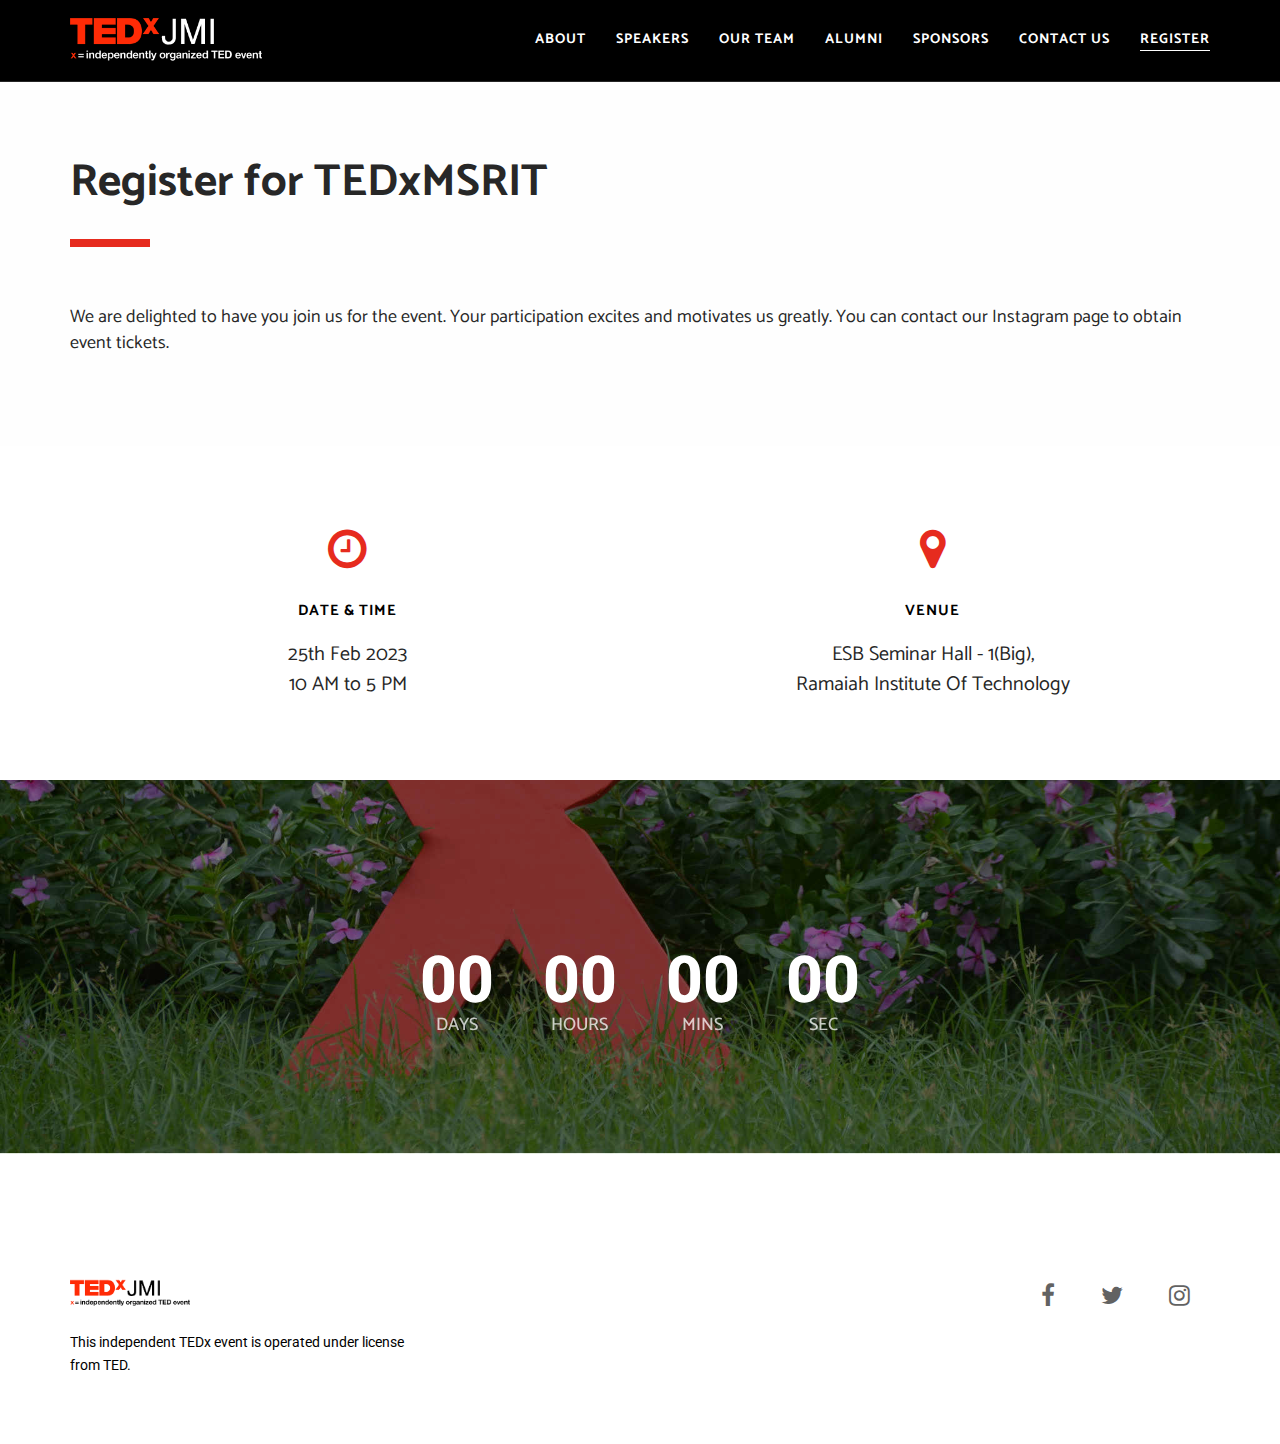
<file: register/index.html>
<!--
TEDxMSRIT

Event website by Chinmay Nadgir (github.com/chinmaynadgir)
-->

<!DOCTYPE html>
<!--[if lt IE 7]>      <html class="no-js lt-ie9 lt-ie8 lt-ie7" lang="en"> <![endif]-->
<!--[if IE 7]>         <html class="no-js lt-ie9 lt-ie8" lang="en"> <![endif]-->
<!--[if IE 8]>         <html class="no-js lt-ie9" lang="en"> <![endif]-->
<!--[if gt IE 8]><!-->
<html class="no-js" lang="en">
  <!--<![endif]-->

  <head>
    <meta charset="utf-8" />
    <meta
      name="viewport"
      content="width=device-width, initial-scale=1.0, maximum-scale=1"
    />
    <meta http-equiv="X-UA-Compatible" content="IE=edge" />

    <!-- Title, icon, description and keywords -->
    <title>Register | TEDxMSRIT</title>
    <link rel="shortcut icon" href="../res/images/favicon.ico" />
    <meta
      name="description"
      content="Register for TEDxMSRIT, x = independently organised TED event. Igniting Minds. This february, at Ramaiah Institute Of Technology."
    />
    <meta
      name="keywords"
      content="TEDx, MSRIT, Ramaiah Institute Of Technology, New Delhi, event, talks"
    />

    <!-- Social media tags -->
    <!-- Open Graph -->
    <meta property="og:title" content="Register for TEDxMSRIT" />
    <meta
      property="og:description"
      content="TEDxMSRIT - Igniting Minds. This february, at Ramaiah Institute Of Technology."
    />
    <meta
      property="og:image"
      content="https://tedxMSRIT.com/res/images/logos/light-social.jpg"
    />
    <meta property="og:url" content="https://tedxMSRIT.com/register" />
    <!-- Twitter -->
    <meta name="twitter:card" content="summary_large_image" />
    <meta name="twitter:site" content="@TEDx_MSRIT" />
    <!-- Google+ -->
    <meta itemprop="name" content="Register for TEDxMSRIT" />
    <meta
      itemprop="description"
      content="TEDxMSRIT - Igniting Minds. This february, at Ramaiah Institute Of Technology."
    />
    <meta
      itemprop="image"
      content="https://tedxMSRIT.com/res/images/logos/light-social.jpg"
    />

    <!-- Browser themes -->
    <meta name="theme-color" content="#000" />

    <!-- Bootstrap -->
    <link rel="stylesheet" href="../res/css/bootstrap.min.css" />

    <!-- Font Icons -->
    <link rel="stylesheet" href="../res/css/font-awesome.min.css" />

    <!-- Plugins -->
    <link rel="stylesheet" href="../res/css/flickity.min.css" />
    <link rel="stylesheet" href="../res/css/magnific-popup.css" />

    <!-- Main styles -->
    <link rel="stylesheet" href="../res/css/main.css" />
    <link rel="stylesheet" href="../res/css/style.css" />

    <!-- Color skin -->
    <link rel="stylesheet" href="../res/css/color_red.css" />

    <!-- Modernizr JS for IE8 support of HTML5 elements and media queries -->
    <!--[if lt IE 8]>
      <script src="../res/js/modernizr.min.js"></script>
    <![endif]-->
  </head>

  <body id="page-top">
    <!-- Navigation Start -->
    <nav id="navigation" class="navbar navbar-fixed-top navbar-dark">
      <div class="container">
        <div class="row">
          <div class="navbar-header col-lg-3">
            <button
              type="button"
              class="navbar-toggle collapsed"
              data-toggle="collapse"
              data-target="#navbar"
            >
              <span class="sr-only">Toggle navigation</span>
              <span class="icon-bar"></span>
              <span class="icon-bar"></span>
              <span class="icon-bar"></span>
            </button>

            <a
              class="navbar-brand font-family-alt letter-spacing-1 text-extra-large text-uppercase"
              href="/"
            >
              <img
                class="logo-navbar-dark"
                src="../res/images/logos/dark.png"
                alt=""
              />
              <img
                class="logo-navbar-white"
                src="../res/images/logos/light.png"
                alt=""
              />
            </a>
          </div>
          <!-- //.navbar-header -->

          <div id="navbar" class="navbar-collapse collapse col-lg-9 pull-right">
            <ul
              class="nav navbar-nav font-family-alt letter-spacing-1 text-uppercase font-weight-700"
            >
              <li><a href="/" class="line-height-unset">About</a></li>
              <li>
                <a href="/speakers/" class="line-height-unset">Speakers</a>
              </li>
              <li>
                <a href="/our-team/" class="line-height-unset">Our Team</a>
              </li>
              <li><a href="/alumni/" class="line-height-unset">Alumni</a></li>
              <li>
                <a href="/sponsors/" class="line-height-unset">Sponsors</a>
              </li>
              <li>
                <a href="/contact/" class="line-height-unset">Contact Us</a>
              </li>
              <li><a href="#page-top" class="page-scroll">Register</a></li>
            </ul>
          </div>
          <!-- //.navbar-collapse -->
        </div>
        <!-- //.row -->
      </div>
      <!-- //.container -->
    </nav>
    <!-- //Navigation End -->

    <!-- Section - Registration start -->
    <section id="registration" class="bg-white-2">
      <div class="container">
        <div class="row no-padding-rl">
          <div class="col-md-12">
            <h2
              class="font-family-alt font-weight-700 sm-title-large title-extra-large-2 text-gray-dark-2"
            >
              Register for TEDxMSRIT
            </h2>
            <span
              class="bg-base-color xs-margin-6 xs-no-margin-rl margin-3 no-margin-rl separator-line-extra-thick-long"
            ></span>
          </div>
          <!-- //.col-md-12 -->
        </div>
        <!-- //.row -->

        <div class="row margin-2 no-margin-rl no-margin-bottom">
          <p
            class="font-family-alt sm-text-large text-extra-large text-gray-dark-2"
          >
          We are delighted to have you join us for the event. Your participation excites and motivates us greatly. You can contact our Instagram page to obtain event tickets.
          </p>

          
           
        </div>
        <!-- //.row -->
      </div>
      <!-- //.container -->
    </section>
    <!-- //Section - Registration end -->

    <!-- Section - Event banner start -->
    <section id="event-banner" class="bg-white pull-up">
      <div class="container">
        <div class="row">
          <div class="col-sm-6 text-center">
            <i
              class="fa fa-clock-o display-block text-base-color title-extra-large-2"
            ></i>
            <span
              class="display-block font-family-alt font-weight-700 letter-spacing-1 margin-5 no-margin-bottom no-margin-rl text-large text-uppercase"
            >
              Date &amp; Time
            </span>
            <p
              class="margin-3 font-family-alt no-margin-bottom no-margin-rl title-small text-gray-dark-2"
            >
              25th Feb 2023<br />
              10 AM to 5 PM
            </p>
          </div>
          <!-- //.col-sm-4 -->

          <div
            class="col-sm-6 xs-margin-8 xs-no-margin-bottom xs-no-margin-rl text-center"
          >
            <i
              class="fa fa-map-marker display-block text-base-color title-extra-large-2"
            ></i>
            <span
              class="display-block font-family-alt font-weight-700 letter-spacing-1 margin-5 no-margin-bottom no-margin-rl text-large text-uppercase"
            >
              Venue
            </span>
            <p
              class="margin-3 font-family-alt no-margin-bottom no-margin-rl title-small text-gray-dark-2"
            >
              ESB Seminar Hall - 1(Big),<br />
              Ramaiah Institute Of Technology
            </p>
          </div>
          <!-- //.col-sm-4 -->
        </div>
        <!-- //.row -->
      </div>
    </section>
    <!-- //Section - Event banner end -->

    <!-- Section - Parallax banner start -->
    <section
      id="home-bg-parallax"
      class="height-50 no-padding overflow-hidden width-100"
    >
      <!-- BG Parallax -->
      <div class="bg-parallax bg-overlay-black-5 width-100"></div>

      <div
        class="display-table height-100 position-absolute position-top position-left width-100"
      >
        <div class="display-table-cell vertical-align-middle">
          <div class="container">
            <div class="row">
              <div class="countdown-timer">
                <div class="days">
                  <span class="value">00</span>
                  <span class="label">DAYS</span>
                </div>
                <div class="hours">
                  <span class="value">00</span>
                  <span class="label">HOURS</span>
                </div>
                <div class="minutes">
                  <span class="value">00</span>
                  <span class="label">MINS</span>
                </div>
                <div class="seconds">
                  <span class="value">00</span>
                  <span class="label">SEC</span>
                </div>
              </div>
            </div>
            <!-- //.row -->
          </div>
          <!-- //.container -->
        </div>
        <!-- //.display-table-cell -->
      </div>
      <!-- //.display-table -->
    </section>
    <!-- //Section - Parallax banner end -->

    <!-- Footer Start -->
    <footer class="footer bg-white">
      <div class="container">
        <div class="row">
          <div class="col-sm-4">
            <div class="footer-logo xs-text-center">
              <img src="../res/images/logos/light.png" alt="" />
            </div>
            <!-- //.footer-logo -->
            <p class="disclaimer xs-text-center">
              This independent TEDx event is operated under license from TED.
            </p>
            <!-- //.disclaimer -->
          </div>
          <!-- //.col-sm-4 -->

          <div class="col-sm-8">
            <div class="footer-social text-right">
              <ul
                class="list-inline list-unstyled no-margin xs-text-center xs-title-small title-medium"
              >
                <li>
                  <a href="https://www.facebook.com/tedxMSRIT/"
                    ><i class="fa fa-facebook"></i
                  ></a>
                </li>
                <li>
                  <a href="https://twitter.com/TEDx_MSRIT"
                    ><i class="fa fa-twitter"></i
                  ></a>
                </li>
                <li>
                  <a href="https://www.instagram.com/tedxMSRIT/"
                    ><i class="fa fa-instagram"></i
                  ></a>
                </li>
              </ul>
            </div>
            <!-- //.footer-social -->
          </div>
          <!-- //.col-sm-8 -->
        </div>
        <!-- //.row -->
      </div>
      <!-- //.container -->
    </footer>
    <!-- //Footer End -->

    <!-- Scroll to top -->
    <a href="#page-top" class="page-scroll scroll-to-top"
      ><i class="fa fa-angle-up"></i
    ></a>

    <!-- jQuery -->
    <script src="../res/js/jquery.min.js"></script>

    <!-- Bootstrap -->
    <script src="../res/js/bootstrap.min.js"></script>

    <!-- Plugins -->
    <script src="../res/js/pace.min.js"></script>
    <script src="../res/js/debouncer.min.js"></script>
    <script src="../res/js/jquery.easing.min.js"></script>
    <script src="../res/js/jquery.inview.min.js"></script>
    <script src="../res/js/jquery.matchHeight.js"></script>
    <script src="../res/js/isotope.pkgd.min.js"></script>
    <script src="../res/js/imagesloaded.pkgd.min.js"></script>
    <script src="../res/js/flickity.pkgd.min.js"></script>
    <script src="../res/js/jquery.magnific-popup.min.js"></script>
    <script src="../res/js/jquery.validate.min.js"></script>

    <!-- BG Parallax JS -->
    <script src="../res/js/TweenMax.min.js"></script>
    <script src="../res/js/ScrollMagic.min.js"></script>
    <script src="../res/js/animation.gsap.min.js"></script>

    <!-- Theme -->
    <script src="../res/js/main.js"></script>

    <!-- Countdown -->
    <script src="../res/js/jquery.countdown.min.js"></script>
    <script src="../res/js/countdown.js"></script>
  </body>
</html>
</file>
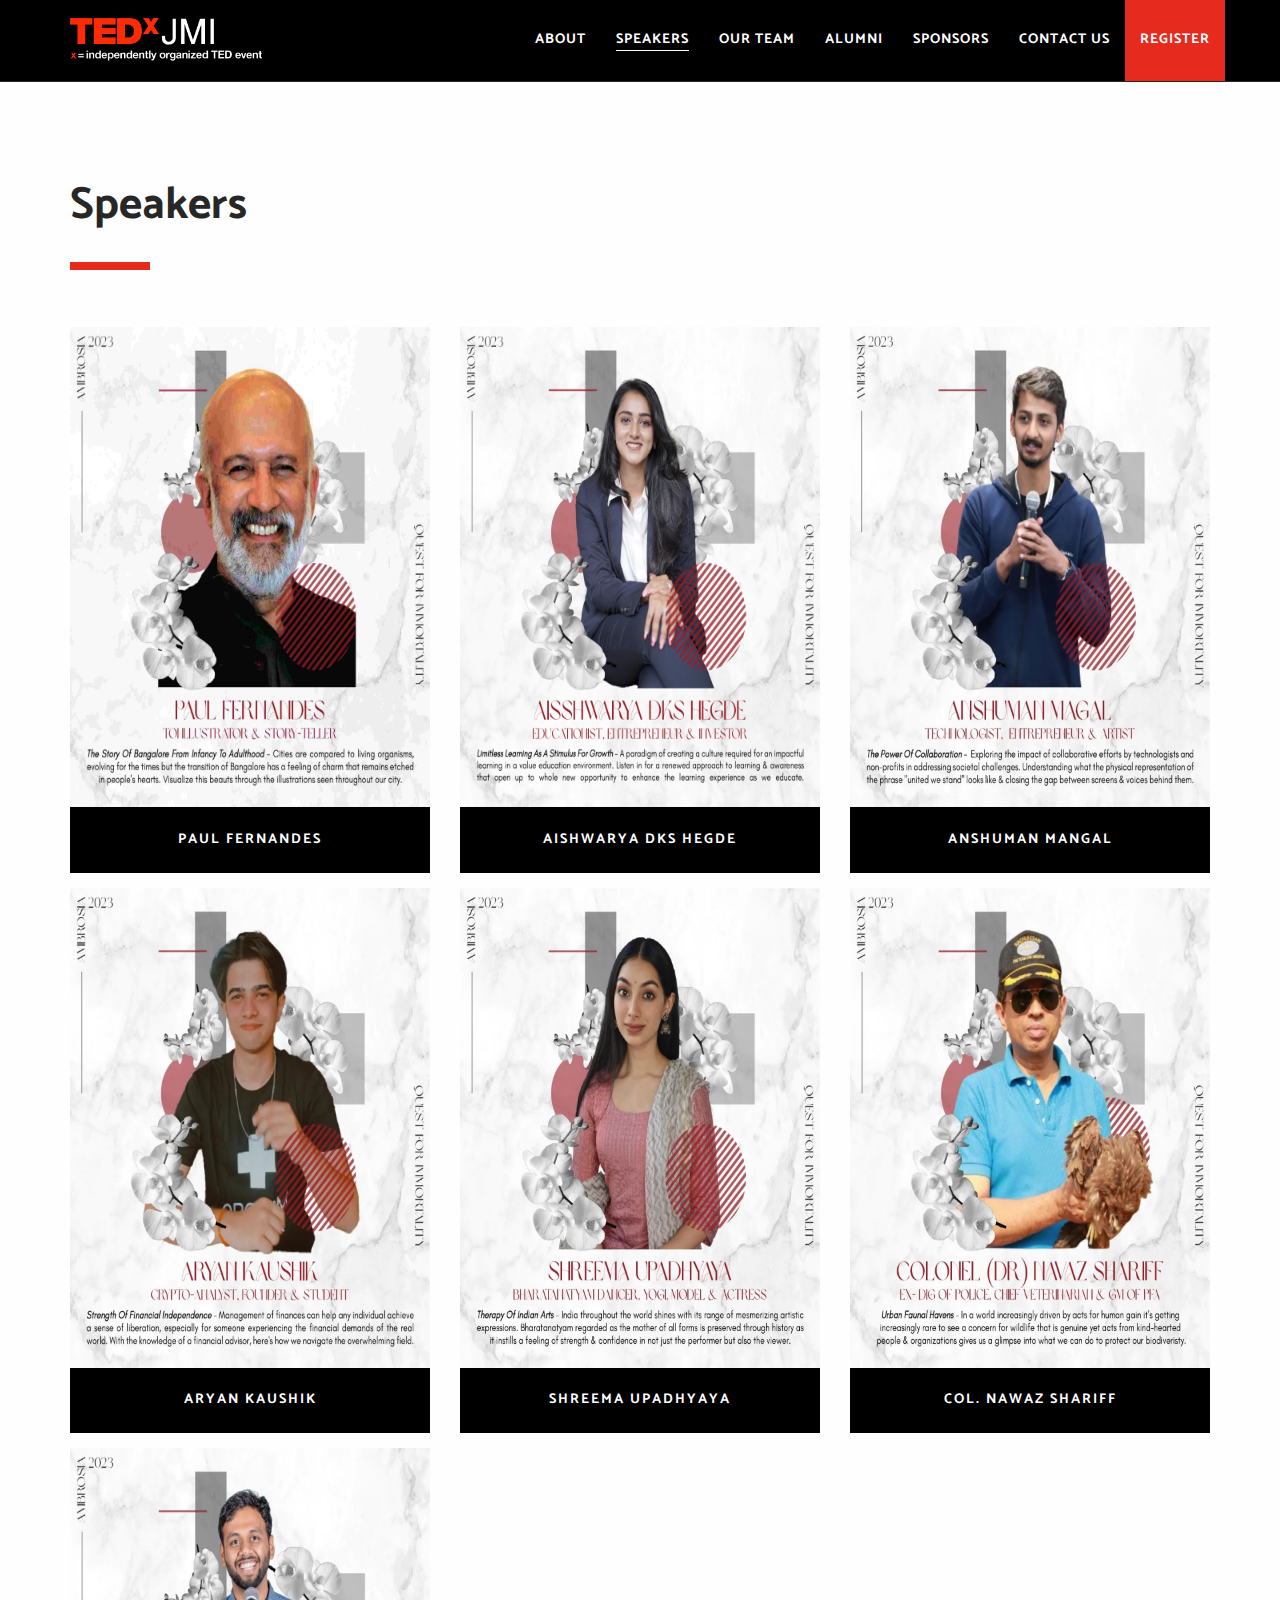
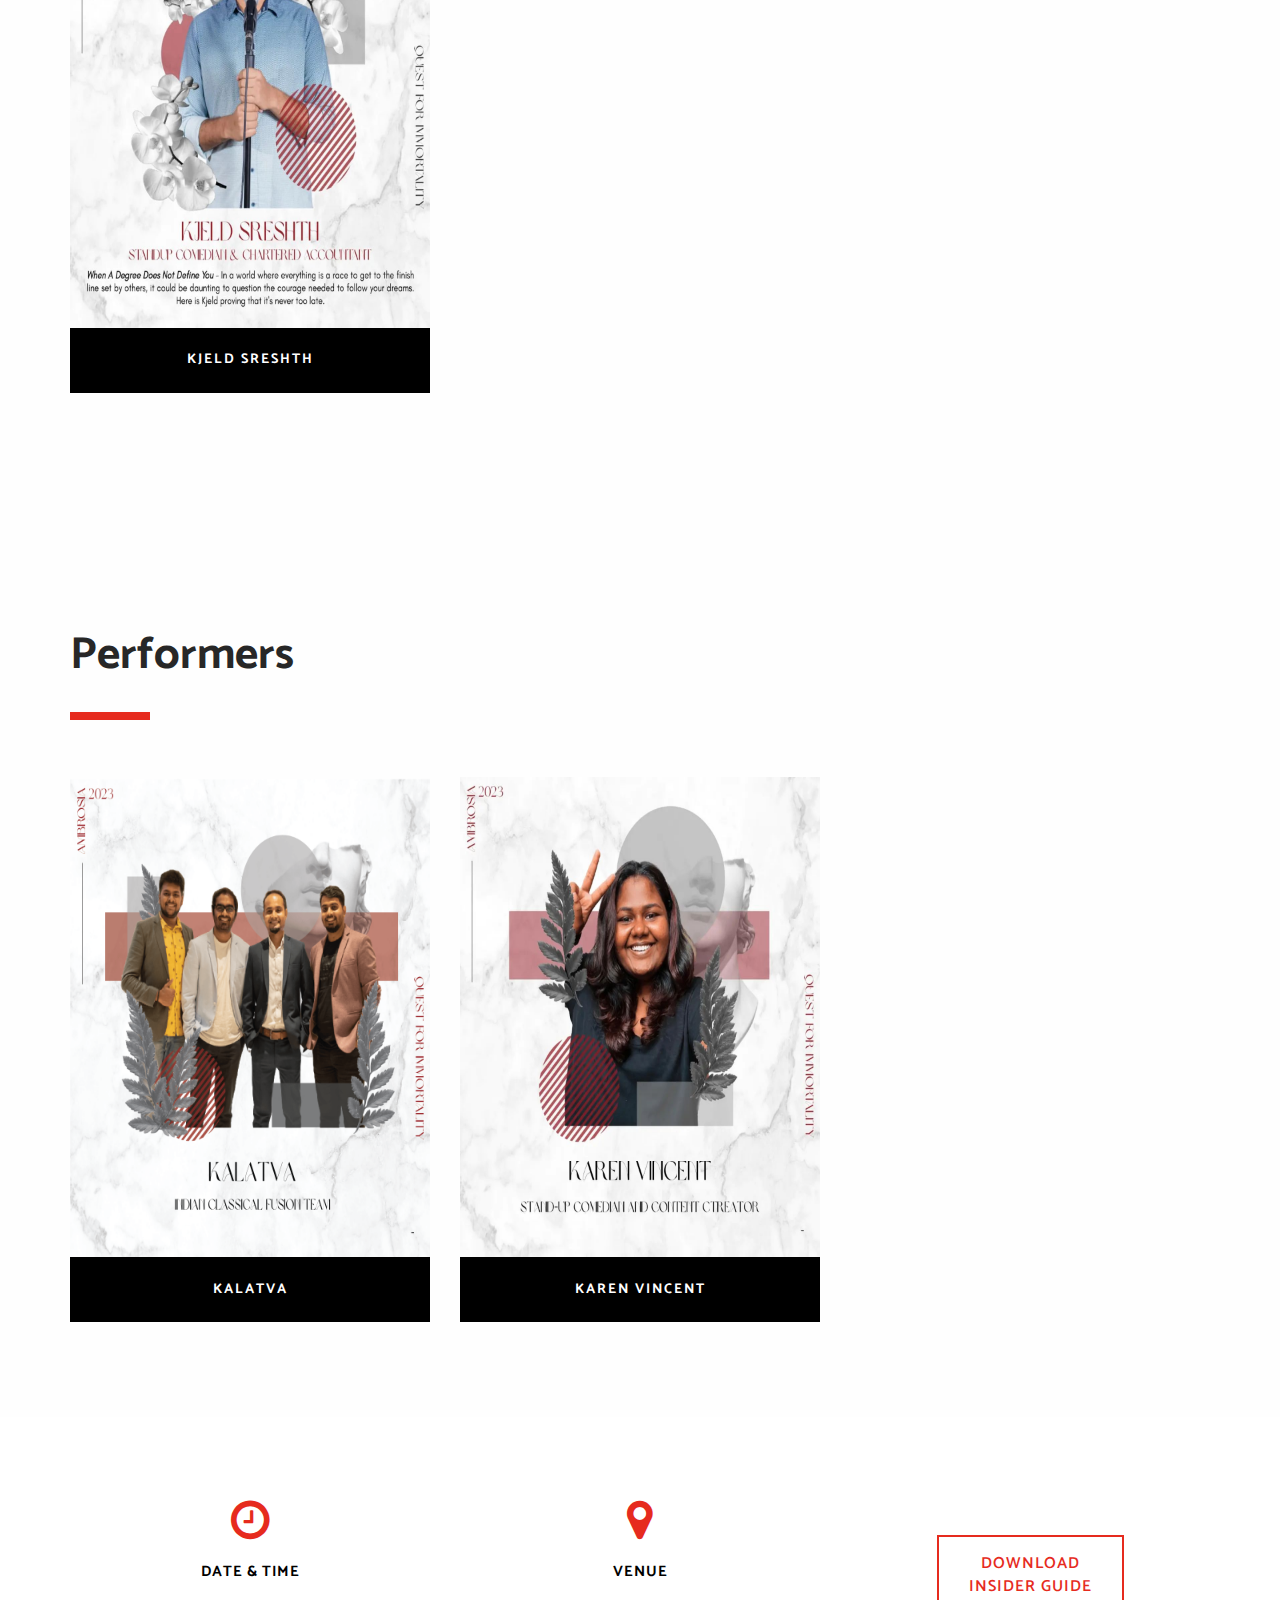
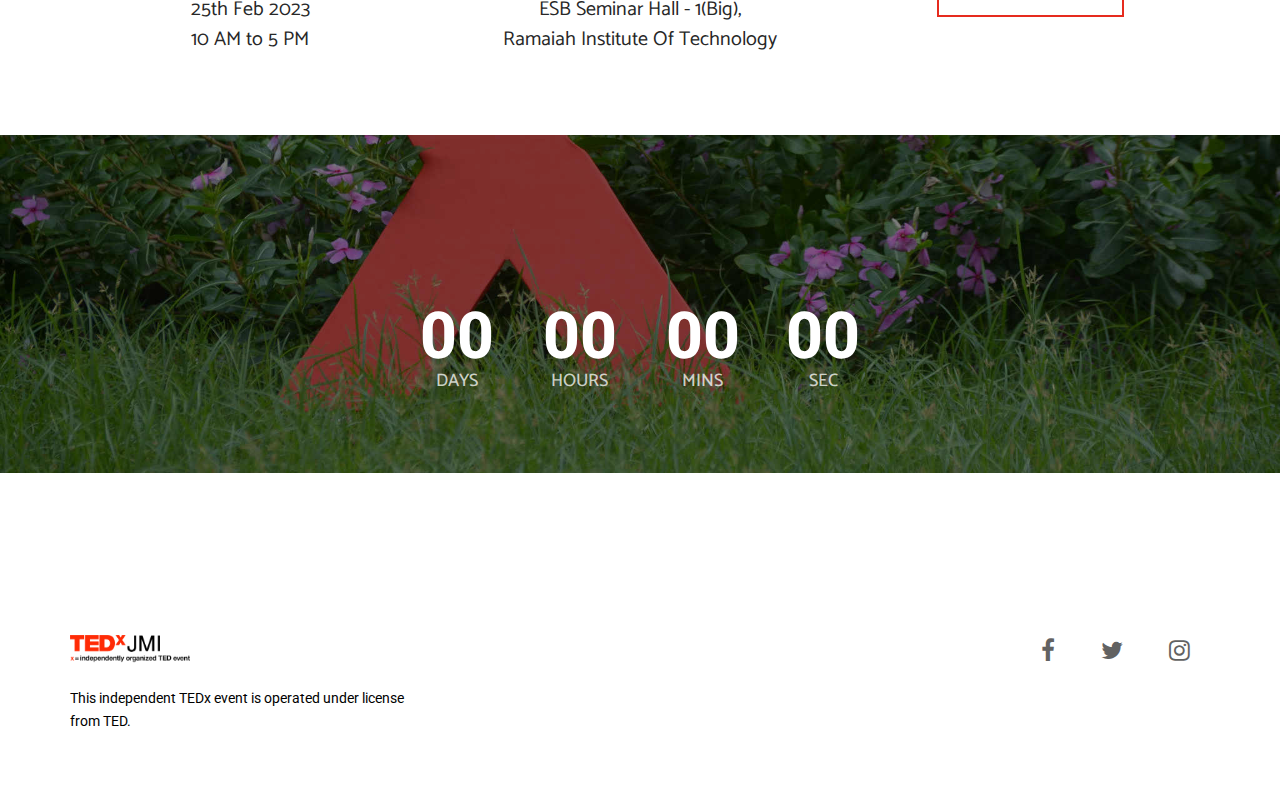
<file: speakers/index.html>
<!--
TEDxMSRIT
Event website by Chinmay Nadgir (github.com/chinmaynadgir)
-->

<!DOCTYPE html>
<!--[if lt IE 7]>      <html class="no-js lt-ie9 lt-ie8 lt-ie7" lang="en"> <![endif]-->
<!--[if IE 7]>         <html class="no-js lt-ie9 lt-ie8" lang="en"> <![endif]-->
<!--[if IE 8]>         <html class="no-js lt-ie9" lang="en"> <![endif]-->
<!--[if gt IE 8]><!-->
<html class="no-js" lang="en">
  <!--<![endif]-->

  <head>
    <meta charset="utf-8" />
    <meta
      name="viewport"
      content="width=device-width, initial-scale=1.0, maximum-scale=1"
    />
    <meta http-equiv="X-UA-Compatible" content="IE=edge" />

    <!-- Title, icon, description and keywords -->
    <title>Speakers | TEDxMSRIT</title>
    <link rel="shortcut icon" href="../res/images/favicon.ico" />
    <meta
      name="description"
      content="Speakers for TEDxMSRIT, x = independently organised TED event. Igniting Minds. This february, at Ramaiah Institute Of Technology."
    />
    <meta
      name="keywords"
      content="TEDx, MSRIT, Ramaiah Institute Of Technology, New Delhi, event, talks"
    />

    <!-- Social media tags -->
    <!-- Open Graph -->
    <meta property="og:title" content="Speakers for TEDxMSRIT" />
    <meta
      property="og:description"
      content="TEDxMSRIT - Igniting Minds. This february, at Ramaiah Institute Of Technology."
    />
    <meta
      property="og:image"
      content="https://tedxMSRIT.com/res/images/logos/light-social.jpg"
    />
    <meta property="og:url" content="https://tedxMSRIT.com/our-team" />
    <!-- Twitter -->
    <meta name="twitter:card" content="summary_large_image" />
    <meta name="twitter:site" content="@TEDx_MSRIT" />
    <!-- Google+ -->
    <meta itemprop="name" content="Speakers for TEDxMSRIT" />
    <meta
      itemprop="description"
      content="TEDxMSRIT - Igniting Minds. This february, at Ramaiah Institute Of Technology."
    />
    <meta
      itemprop="image"
      content="https://tedxMSRIT.com/res/images/logos/light-social.jpg"
    />

    <!-- Browser themes -->
    <meta name="theme-color" content="#000" />

    <!-- Bootstrap -->
    <link rel="stylesheet" href="../res/css/bootstrap.min.css" />

    <!-- Font Icons -->
    <link rel="stylesheet" href="../res/css/font-awesome.min.css" />

    <!-- Plugins -->
    <link rel="stylesheet" href="../res/css/flickity.min.css" />
    <link rel="stylesheet" href="../res/css/magnific-popup.css" />

    <!-- Main styles -->
    <link rel="stylesheet" href="../res/css/main.css" />
    <link rel="stylesheet" href="../res/css/style.css" />

    <!-- Color skin -->
    <link rel="stylesheet" href="../res/css/color_red.css" />

    <!-- Modernizr JS for IE8 support of HTML5 elements and media queries -->
    <!--[if lt IE 8]>
      <script src="../res/js/modernizr.min.js"></script>
    <![endif]-->
  </head>

  <body id="page-top">
    <!-- Navigation Start -->
    <nav id="navigation" class="navbar navbar-fixed-top navbar-dark">
      <div class="container">
        <div class="row">
          <div class="navbar-header col-lg-3">
            <button
              type="button"
              class="navbar-toggle collapsed"
              data-toggle="collapse"
              data-target="#navbar"
            >
              <span class="sr-only">Toggle navigation</span>
              <span class="icon-bar"></span>
              <span class="icon-bar"></span>
              <span class="icon-bar"></span>
            </button>
    
            <a
              class="navbar-brand font-family-alt letter-spacing-1 text-extra-large text-uppercase"
              href="/"
            >
              <img
                class="logo-navbar-dark"
                src="../res/images/logos/dark.png"
                alt=""
              />
              <img
                class="logo-navbar-white"
                src="../res/images/logos/light.png"
                alt=""
              />
            </a>
          </div>
          <!-- //.navbar-header -->
    
          <div id="navbar" class="navbar-collapse collapse col-lg-9 pull-right">
            <ul
              class="nav navbar-nav font-family-alt letter-spacing-1 text-uppercase font-weight-700"
            >
              <li><a href="/" class="line-height-unset">About</a></li>
              <li><a href="#page-top" class="page-scroll">Speakers</a></li>
              <li>
                <a href="/our-team/" class="line-height-unset">Our Team</a>
              </li>
              <li><a href="/alumni/" class="line-height-unset">Alumni</a></li>
              <li>
                <a href="/sponsors/" class="line-height-unset">Sponsors</a>
              </li>
              <li>
                <a href="/contact/" class="line-height-unset">Contact Us</a>
              </li>
              <li class="bg-base-color">
                <a href="/register/" class="line-height-unset width-100">
                  Register
                </a>
              </li>
            </ul>
          </div>
          <!-- //.navbar-collapse -->
        </div>
        <!-- //.row -->
      </div>
      <!-- //.container -->
    </nav>
    <!-- //Navigation End -->
    

          <div id="navbar" class="navbar-collapse collapse col-lg-9 pull-right">
            <ul
              class="nav navbar-nav font-family-alt letter-spacing-1 text-uppercase font-weight-700"
            >
              <li><a href="/" class="line-height-unset">About</a></li>
              <li><a href="#page-top" class="page-scroll">Speakers</a></li>
              <li>
                <a href="our-team/" class="line-height-unset">Our Team</a>
              </li>
              <li><a href="alumni/" class="line-height-unset">Alumni</a></li>
              <li>
                <a href="/sponsors/" class="line-height-unset">Sponsors</a>
              </li>
              <li>
                <a href="/contact/" class="line-height-unset">Contact Us</a>
              </li>
              <li class="bg-base-color">
                <a href="register/" class="line-height-unset width-100">
                  Register
                </a>
              </li>
            </ul>
          </div>
          <!-- //.navbar-collapse -->
        </div>
        <!-- //.row -->
      </div>
      <!-- //.container -->
    </nav> -->
    <!-- //Navigation End -->

<!-- Section - Speakers start -->
<section id="speakers" class="bg-white-2">
  <div class="container">
    <div class="row no-padding-rl">
      <div class="col-md-12">
        <h2 class="font-family-alt font-weight-700 sm-title-large title-extra-large-2 text-gray-dark-2">
          Speakers
        </h2>
        <span class="bg-base-color xs-margin-6 xs-no-margin-rl margin-3 no-margin-rl separator-line-extra-thick-long"></span>
        <br>
      </div>
      <!-- //.col-md-10 -->
    </div>
    <!-- //.row -->

    <div class="row">
      <!-- Speaker Box Start -->
      <div class="features-box speaker-box col-sm-6 col-md-4">
        <div class="overflow-hidden position-relative width-100">
          <div class="img-wrapper">
            <img src="../res/images/speakers/paul.png" alt=""/>
          </div>
          <!-- //.img-wrapper -->

          <div class="bg-black no-padding-rl padding-6 position-relative text-center">
            <span class="display-block font-family-alt font-weight-700 letter-spacing-2 text-white text-medium text-uppercase">
              Paul Fernandes
            </span>
          </div>
          <!-- //.bg-black -->

          <div class="ease height-100 padding-2 position-absolute position-top position-left show-on-hover width-100">
            <div class="bg-base-color height-100 width-100">
              <div class="display-table height-100 width-100">
                <div class="display-table-cell no-padding-tb padding-11 vertical-align-middle text-uppercase text-white">
                  <span class="display-block font-family-alt letter-spacing-1 title-small">
                    Paul Fernandes
                  </span>
                  <br>
                  <span class="display-block font-weight-700 letter-spacing-1 text-medium">
                    TOI-Illustrator &amp; Story Teller
                  </span>
                </div>
                <!-- //.display-table-cell -->
              </div>
              <!-- //.display-table -->
            </div>
            <!-- //.bg-base-color -->
          </div>
          <!-- //.ease -->
        </div>
        <!-- //.overflow-hidden -->
      </div>
      <!-- //Speaker Box End -->

      

      <!-- Speaker Box Start -->
      <div class="features-box speaker-box col-sm-6 col-md-4">
        <div class="overflow-hidden position-relative width-100">
          <div class="img-wrapper">
            <img src="../res/images/speakers/aisshwarya.png" alt=""/>
          </div>
          <!-- //.img-wrapper -->

          <div class="bg-black no-padding-rl padding-6 position-relative text-center">
            <span class="display-block font-family-alt font-weight-700 letter-spacing-2 text-white text-medium text-uppercase">
              Aishwarya DKS Hegde
            </span>
          </div>
          <!-- //.bg-black -->

          <div class="ease height-100 padding-2 position-absolute position-top position-left show-on-hover width-100">
            <div class="bg-base-color height-100 width-100">
              <div class="display-table height-100 width-100">
                <div class="display-table-cell no-padding-tb padding-11 vertical-align-middle text-uppercase text-white">
                  <span class="display-block font-family-alt letter-spacing-1 title-small">
                    Aishwarya DKS Hegde
                  </span>
                  <br>
                  <span class="display-block font-weight-700 letter-spacing-1 text-medium">
                    Educationalist &amp; Entrepreneur &amp;Investor
                  </span>
                </div>
                <!-- //.display-table-cell -->
              </div>
              <!-- //.display-table -->
            </div>
            <!-- //.bg-base-color -->
          </div>
          <!-- //.ease -->
        </div>
        <!-- //.overflow-hidden -->
      </div>
      <!-- //Speaker Box End -->

      <!-- Speaker Box Start -->
      <div class="features-box speaker-box col-sm-6 col-md-4">
        <div class="overflow-hidden position-relative width-100">
          <div class="img-wrapper">
            <img src="../res/images/speakers/aishu.webp" alt=""/>
          </div>
          <!-- //.img-wrapper -->

          <div class="bg-black no-padding-rl padding-6 position-relative text-center">
            <span class="display-block font-family-alt font-weight-700 letter-spacing-2 text-white text-medium text-uppercase">
              Anshuman Mangal
            </span>
          </div>
          <!-- //.bg-black -->

          <div class="ease height-100 padding-2 position-absolute position-top position-left show-on-hover width-100">
            <div class="bg-base-color height-100 width-100">
              <div class="display-table height-100 width-100">
                <div class="display-table-cell no-padding-tb padding-11 vertical-align-middle text-uppercase text-white">
                  <span class="display-block font-family-alt letter-spacing-1 title-small">
                    Anshuman Mangal
                  </span>
                  <br>
                  <span class="display-block font-weight-700 letter-spacing-1 text-medium">
                    Technologist &amp; Entrepreneur &amp;Artist
                  </span>
                </div>
                <!-- //.display-table-cell -->
              </div>
              <!-- //.display-table -->
            </div>
            <!-- //.bg-base-color -->
          </div>
          <!-- //.ease -->
        </div>
        <!-- //.overflow-hidden -->
      </div>
      <!-- //Speaker Box End -->
    </div>
    <!--row-->
    <div class="row">
      <!-- Speaker Box Start -->
      <div class="features-box speaker-box col-sm-6 col-md-4">
        <div class="overflow-hidden position-relative width-100">
          <div class="img-wrapper">
            <img src="../res/images/speakers/kaushik.webp" alt=""/>
          </div>
          <!-- //.img-wrapper -->

          <div class="bg-black no-padding-rl padding-6 position-relative text-center">
            <span class="display-block font-family-alt font-weight-700 letter-spacing-2 text-white text-medium text-uppercase">
              Aryan Kaushik 
            </span>
          </div>
          <!-- //.bg-black -->

          <div class="ease height-100 padding-2 position-absolute position-top position-left show-on-hover width-100">
            <div class="bg-base-color height-100 width-100">
              <div class="display-table height-100 width-100">
                <div class="display-table-cell no-padding-tb padding-11 vertical-align-middle text-uppercase text-white">
                  <span class="display-block font-family-alt letter-spacing-1 title-small">
                    Aryan Kaushik 
                  </span>
                  <br>
                  <span class="display-block font-weight-700 letter-spacing-1 text-medium">
                    Crypto-Analyst &amp; Founder &amp; Student
                  </span>
                </div>
                <!-- //.display-table-cell -->
              </div>
              <!-- //.display-table -->
            </div>
            <!-- //.bg-base-color -->
          </div>
          <!-- //.ease -->
        </div>
        <!-- //.overflow-hidden -->
      </div>
      <!-- //Speaker Box End -->

      

      <!-- Speaker Box Start -->
      <div class="features-box speaker-box col-sm-6 col-md-4">
        <div class="overflow-hidden position-relative width-100">
          <div class="img-wrapper">
            <img src="../res/images/speakers/upadhyay.webp" alt=""/>
          </div>
          <!-- //.img-wrapper -->

          <div class="bg-black no-padding-rl padding-6 position-relative text-center">
            <span class="display-block font-family-alt font-weight-700 letter-spacing-2 text-white text-medium text-uppercase">
              Shreema Upadhyaya
            </span>
          </div>
          <!-- //.bg-black -->

          <div class="ease height-100 padding-2 position-absolute position-top position-left show-on-hover width-100">
            <div class="bg-base-color height-100 width-100">
              <div class="display-table height-100 width-100">
                <div class="display-table-cell no-padding-tb padding-11 vertical-align-middle text-uppercase text-white">
                  <span class="display-block font-family-alt letter-spacing-1 title-small">
                    Shreema Upadhyaya
                  </span>
                  <br>
                  <span class="display-block font-weight-700 letter-spacing-1 text-medium">
                    Bharatnatyam Dancer,Yogi,Model &amp;Actress
                  </span>
                </div>
                <!-- //.display-table-cell -->
              </div>
              <!-- //.display-table -->
            </div>
            <!-- //.bg-base-color -->
          </div>
          <!-- //.ease -->
        </div>
        <!-- //.overflow-hidden -->
      </div>
      <!-- //Speaker Box End -->

      <!-- Speaker Box Start -->
      <div class="features-box speaker-box col-sm-6 col-md-4">
        <div class="overflow-hidden position-relative width-100">
          <div class="img-wrapper">
            <img src="../res/images/speakers/sharif.webp" alt=""/>
          </div>
          <!-- //.img-wrapper -->

          <div class="bg-black no-padding-rl padding-6 position-relative text-center">
            <span class="display-block font-family-alt font-weight-700 letter-spacing-2 text-white text-medium text-uppercase">
              Col. Nawaz Shariff 
            </span>
          </div>
          <!-- //.bg-black -->

          <div class="ease height-100 padding-2 position-absolute position-top position-left show-on-hover width-100">
            <div class="bg-base-color height-100 width-100">
              <div class="display-table height-100 width-100">
                <div class="display-table-cell no-padding-tb padding-11 vertical-align-middle text-uppercase text-white">
                  <span class="display-block font-family-alt letter-spacing-1 title-small">
                    Col. Nawaz Shariff 
                  </span>
                  <br>
                  <span class="display-block font-weight-700 letter-spacing-1 text-medium">
                    EX-DIG of Police ,Chief Veterinarian &amp;GM of PFA 
                  </span>
                </div>
                <!-- //.display-table-cell -->
              </div>
              <!-- //.display-table -->
            </div>
            <!-- //.bg-base-color -->
          </div>
          <!-- //.ease -->
        </div>
        <!-- //.overflow-hidden -->
      </div>
      <!-- //Speaker Box End -->

      


    </div>
    <!--row-->  
    <!--row-->
    <div class="row">
      <!-- Speaker Box Start -->
      <div class="features-box speaker-box col-sm-6 col-md-4">
        <div class="overflow-hidden position-relative width-100">
          <div class="img-wrapper">
            <img src="../res/images/speakers/shretha.webp" alt=""/>
          </div>
          <!-- //.img-wrapper -->

          <div class="bg-black no-padding-rl padding-6 position-relative text-center">
            <span class="display-block font-family-alt font-weight-700 letter-spacing-2 text-white text-medium text-uppercase">
              Kjeld Sreshth 
            </span>
          </div>
          <!-- //.bg-black -->

          <div class="ease height-100 padding-2 position-absolute position-top position-left show-on-hover width-100">
            <div class="bg-base-color height-100 width-100">
              <div class="display-table height-100 width-100">
                <div class="display-table-cell no-padding-tb padding-11 vertical-align-middle text-uppercase text-white">
                  <span class="display-block font-family-alt letter-spacing-1 title-small">
                    Kjeld Sreshth 
                  </span>
                  <br>
                  <span class="display-block font-weight-700 letter-spacing-1 text-medium">
                    StandUp Comedian &amp; Chartered Accountant
                  </span>
                </div>
                <!-- //.display-table-cell -->
              </div>
              <!-- //.display-table -->
            </div>
            <!-- //.bg-base-color -->
          </div>
          <!-- //.ease -->
        </div>
        <!-- //.overflow-hidden -->
      </div>
      <!-- //Speaker Box End -->
    </div>
    <!--row-->  
  </div>
  <!-- //.container -->
</section>
<!-- //Section - Speakers End -->
<!-- Section - Speakers start -->
<section id="speakers" class="bg-white-2">
  <div class="container">
    <div class="row no-padding-rl">
      <div class="col-md-12">
        <h2 class="font-family-alt font-weight-700 sm-title-large title-extra-large-2 text-gray-dark-2">
          Performers
        </h2>
        <span class="bg-base-color xs-margin-6 xs-no-margin-rl margin-3 no-margin-rl separator-line-extra-thick-long"></span>
        <br>
      </div>
      <!-- //.col-md-10 -->
    </div>
    <!-- //.row -->

    <div class="row">
      <!-- Speaker Box Start -->
      <div class="features-box speaker-box col-sm-6 col-md-4">
        <div class="overflow-hidden position-relative width-100">
          <div class="img-wrapper">
            <img src="../res/images/speakers/kalatva-8.png" alt=""/>
          </div>
          <!-- //.img-wrapper -->

          <div class="bg-black no-padding-rl padding-6 position-relative text-center">
            <span class="display-block font-family-alt font-weight-700 letter-spacing-2 text-white text-medium text-uppercase">
               Kalatva
            </span>
          </div>
          <!-- //.bg-black -->

          <div class="ease height-100 padding-2 position-absolute position-top position-left show-on-hover width-100">
            <div class="bg-base-color height-100 width-100">
              <div class="display-table height-100 width-100">
                <div class="display-table-cell no-padding-tb padding-11 vertical-align-middle text-uppercase text-white">
                  <span class="display-block font-family-alt letter-spacing-1 title-small">
                    Kalatva
                  </span>
                  <br>
                  <span class="display-block font-weight-700 letter-spacing-1 text-medium">
                    Indian Classical Fusion Team
                  </span>
                </div>
                <!-- //.display-table-cell -->
              </div>
              <!-- //.display-table -->
            </div>
            <!-- //.bg-base-color -->
          </div>
          <!-- //.ease -->
        </div>
        <!-- //.overflow-hidden -->
      </div>
      <!-- //Speaker Box End -->    
      <!-- Speaker Box Start -->
      <div class="features-box speaker-box col-sm-6 col-md-4">
        <div class="overflow-hidden position-relative width-100">
          <div class="img-wrapper">
            <img src="../res/images/speakers/vincent.webp" alt=""/>
          </div>
          <!-- //.img-wrapper -->

          <div class="bg-black no-padding-rl padding-6 position-relative text-center">
            <span class="display-block font-family-alt font-weight-700 letter-spacing-2 text-white text-medium text-uppercase">
              Karen Vincent
            </span>
          </div>
          <!-- //.bg-black -->

          <div class="ease height-100 padding-2 position-absolute position-top position-left show-on-hover width-100">
            <div class="bg-base-color height-100 width-100">
              <div class="display-table height-100 width-100">
                <div class="display-table-cell no-padding-tb padding-11 vertical-align-middle text-uppercase text-white">
                  <span class="display-block font-family-alt letter-spacing-1 title-small">
                    Karen Vincent
                  </span>
                  <br>
                  <span class="display-block font-weight-700 letter-spacing-1 text-medium">
                    Stand Up Comedian &amp; Content Cretator
                  </span>
                </div>
                <!-- //.display-table-cell -->
              </div>
              <!-- //.display-table -->
            </div>
            <!-- //.bg-base-color -->
          </div>
          <!-- //.ease -->
        </div>
        <!-- //.overflow-hidden -->
      </div>
      <!-- //Speaker Box End -->    
  </div>
  <!-- //.container -->
</section>
<!-- //Section - Speakers End -->

    <!-- Section - Event banner start -->
    <section id="event-banner" class="bg-white pull-up">
      <div class="container">
        <div class="row">
          <div class="col-sm-4 text-center">
            <i
              class="fa fa-clock-o display-block text-base-color title-extra-large-2"
            ></i>
            <span
              class="display-block font-family-alt font-weight-700 letter-spacing-1 margin-5 no-margin-bottom no-margin-rl text-large text-uppercase"
            >
              Date &amp; Time
            </span>
            <p
              class="margin-3 font-family-alt no-margin-bottom no-margin-rl title-small text-gray-dark-2"
            >
              25th Feb 2023<br />
              10 AM to 5 PM
            </p>
          </div>
          <!-- //.col-sm-4 -->

          <div
            class="col-sm-4 xs-margin-8 xs-no-margin-bottom xs-no-margin-rl text-center"
          >
            <i
              class="fa fa-map-marker display-block text-base-color title-extra-large-2"
            ></i>
            <span
              class="display-block font-family-alt font-weight-700 letter-spacing-1 margin-5 no-margin-bottom no-margin-rl text-large text-uppercase"
            >
              Venue
            </span>
            <p
              class="margin-3 font-family-alt no-margin-bottom no-margin-rl title-small text-gray-dark-2"
            >
              ESB Seminar Hall - 1(Big),<br />
              Ramaiah Institute Of Technology
            </p>
          </div>
          <!-- //.col-sm-4 -->

          <div
            id="banner-registration"
            class="col-sm-4 xs-margin-8 xs-no-margin-bottom xs-no-margin-rl text-center"
          >
            <a
              href="/res/insider_guide.pdf"
              class="btn btn-outline-base-color sm-btn-medium btn-large no-margin-rl"
            >
              <span>Download<br />insider guide</span>
            </a>
          </div>
          <!-- //.col-sm-4 -->
        </div>
        <!-- //.row -->
      </div>
    </section>
    <!-- //Section - Event banner end -->

    <!-- Section - Parallax banner start -->
    <section
      id="home-bg-parallax"
      class="height-50 no-padding overflow-hidden width-100"
    >
      <!-- BG Parallax -->
      <div class="bg-parallax bg-overlay-black-5 width-100"></div>

      <div
        class="display-table height-100 position-absolute position-top position-left width-100"
      >
        <div class="display-table-cell vertical-align-middle">
          <div class="container">
            <div class="row">
              <div class="countdown-timer">
                <div class="days">
                  <span class="value">00</span>
                  <span class="label">DAYS</span>
                </div>
                <div class="hours">
                  <span class="value">00</span>
                  <span class="label">HOURS</span>
                </div>
                <div class="minutes">
                  <span class="value">00</span>
                  <span class="label">MINS</span>
                </div>
                <div class="seconds">
                  <span class="value">00</span>
                  <span class="label">SEC</span>
                </div>
              </div>
            </div>
            <!-- //.row -->
          </div>
          <!-- //.container -->
        </div>
        <!-- //.display-table-cell -->
      </div>
      <!-- //.display-table -->
    </section>
    <!-- //Section - Parallax banner end -->

    <!-- Footer Start -->
    <footer class="footer bg-white">
      <div class="container">
        <div class="row">
          <div class="col-sm-4">
            <div class="footer-logo xs-text-center">
              <img src="../res/images/logos/light.png" alt="" />
            </div>
            <!-- //.footer-logo -->
            <p class="disclaimer xs-text-center">
              This independent TEDx event is operated under license from TED.
            </p>
            <!-- //.disclaimer -->
          </div>
          <!-- //.col-sm-4 -->

          <div class="col-sm-8">
            <div class="footer-social text-right">
              <ul
                class="list-inline list-unstyled no-margin xs-text-center xs-title-small title-medium"
              >
                <li>
                  <a href="https://www.facebook.com/tedxMSRIT/"
                    ><i class="fa fa-facebook"></i
                  ></a>
                </li>
                <li>
                  <a href="https://twitter.com/TEDx_MSRIT"
                    ><i class="fa fa-twitter"></i
                  ></a>
                </li>
                <li>
                  <a href="https://www.instagram.com/tedxMSRIT/"
                    ><i class="fa fa-instagram"></i
                  ></a>
                </li>
              </ul>
            </div>
            <!-- //.footer-social -->
          </div>
          <!-- //.col-sm-8 -->
        </div>
        <!-- //.row -->
      </div>
      <!-- //.container -->
    </footer>
    <!-- //Footer End -->

    <!-- Scroll to top -->
    <a href="#page-top" class="page-scroll scroll-to-top"
      ><i class="fa fa-angle-up"></i
    ></a>

    <!-- jQuery -->
    <script src="../res/js/jquery.min.js"></script>

    <!-- Bootstrap -->
    <script src="../res/js/bootstrap.min.js"></script>

    <!-- Plugins -->
    <script src="../res/js/pace.min.js"></script>
    <script src="../res/js/debouncer.min.js"></script>
    <script src="../res/js/jquery.easing.min.js"></script>
    <script src="../res/js/jquery.inview.min.js"></script>
    <script src="../res/js/jquery.matchHeight.js"></script>
    <script src="../res/js/isotope.pkgd.min.js"></script>
    <script src="../res/js/imagesloaded.pkgd.min.js"></script>
    <script src="../res/js/flickity.pkgd.min.js"></script>
    <script src="../res/js/jquery.magnific-popup.min.js"></script>
    <script src="../res/js/jquery.validate.min.js"></script>

    <!-- BG Parallax JS -->
    <script src="../res/js/TweenMax.min.js"></script>
    <script src="../res/js/ScrollMagic.min.js"></script>
    <script src="../res/js/animation.gsap.min.js"></script>

    <!-- Theme -->
    <script src="../res/js/main.js"></script>

    <!-- Countdown -->
    <script src="../res/js/jquery.countdown.min.js"></script>
    <script src="../res/js/countdown.js"></script>
  </body>
</html>
</file>
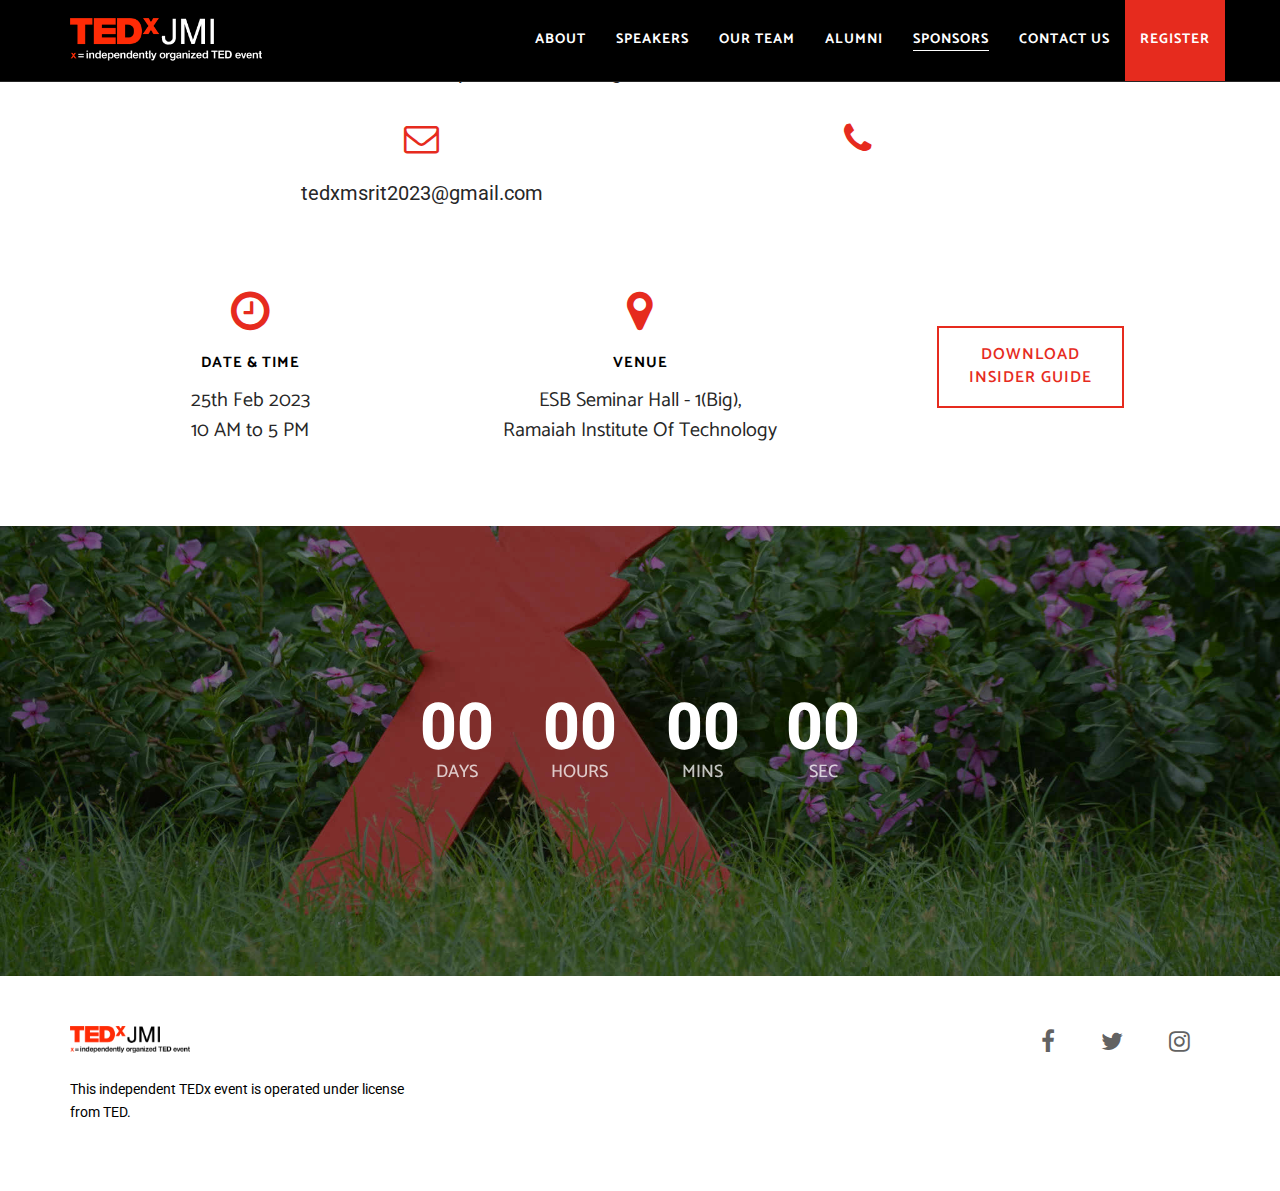
<file: sponsors/index.html>
<!--
TEDxMSRIT

Event website by Chinmay Nadgir (github.com/chinmaynadgir)
-->

<!DOCTYPE html>
<!--[if lt IE 7]>      <html class="no-js lt-ie9 lt-ie8 lt-ie7" lang="en"> <![endif]-->
<!--[if IE 7]>         <html class="no-js lt-ie9 lt-ie8" lang="en"> <![endif]-->
<!--[if IE 8]>         <html class="no-js lt-ie9" lang="en"> <![endif]-->
<!--[if gt IE 8]><!-->
<html class="no-js" lang="en">
  <!--<![endif]-->

  <head>
    <meta charset="utf-8" />
    <meta
      name="viewport"
      content="width=device-width, initial-scale=1.0, maximum-scale=1"
    />
    <meta http-equiv="X-UA-Compatible" content="IE=edge" />

    <!-- Title, icon, description and keywords -->
    <title>Our Sponsors | TEDxMSRIT</title>
    <link rel="shortcut icon" href="../res/images/favicon.ico" />
    <meta
      name="description"
      content="Our Sponsors. TEDxMSRIT, x = independently organised TED event. Igniting Minds. This October, at Ramaiah Institute Of Technology."
    />
    <meta
      name="keywords"
      content="TEDx, MSRIT, Ramaiah Institute Of Technology, New Delhi, event, talks"
    />

    <!-- Social media tags -->
    <!-- Open Graph -->
    <meta property="og:title" content="Our Sponsors" />
    <meta
      property="og:description"
      content="TEDxMSRIT - Igniting Minds. This October, at Ramaiah Institute Of Technology."
    />
    <meta
      property="og:image"
      content="https://tedxMSRIT.com/res/images/logos/light-social.jpg"
    />
    <meta property="og:url" content="https://tedxMSRIT.com/sponsors" />
    <!-- Twitter -->
    <meta name="twitter:card" content="summary_large_image" />
    <meta name="twitter:site" content="@TEDx_MSRIT" />
    <!-- Google+ -->
    <meta itemprop="name" content="Our Sponsors" />
    <meta
      itemprop="description"
      content="TEDxMSRIT - Igniting Minds. This October, at Ramaiah Institute Of Technology."
    />
    <meta
      itemprop="image"
      content="https://tedxMSRIT.com/res/images/logos/light-social.jpg"
    />

    <!-- Browser themes -->
    <meta name="theme-color" content="#000" />

    <!-- Bootstrap -->
    <link rel="stylesheet" href="../res/css/bootstrap.min.css" />

    <!-- Font Icons -->
    <link rel="stylesheet" href="../res/css/font-awesome.min.css" />

    <!-- Plugins -->
    <link rel="stylesheet" href="../res/css/flickity.min.css" />
    <link rel="stylesheet" href="../res/css/magnific-popup.css" />

    <!-- Main styles -->
    <link rel="stylesheet" href="../res/css/main.css" />
    <link rel="stylesheet" href="../res/css/style.css" />

    <!-- Color skin -->
    <link rel="stylesheet" href="../res/css/color_red.css" />

    <!-- Modernizr JS for IE8 support of HTML5 elements and media queries -->
    <!--[if lt IE 8]>
      <script src="../res/js/modernizr.min.js"></script>
    <![endif]-->
  </head>

  <body id="page-top">
    <!-- Navigation Start -->
    <nav id="navigation" class="navbar navbar-fixed-top navbar-dark">
      <div class="container">
        <div class="row">
          <div class="navbar-header col-lg-3">
            <button
              type="button"
              class="navbar-toggle collapsed"
              data-toggle="collapse"
              data-target="#navbar"
            >
              <span class="sr-only">Toggle navigation</span>
              <span class="icon-bar"></span>
              <span class="icon-bar"></span>
              <span class="icon-bar"></span>
            </button>

            <a
              class="navbar-brand font-family-alt letter-spacing-1 text-extra-large text-uppercase"
              href="/"
            >
              <img
                class="logo-navbar-dark"
                src="../res/images/logos/dark.png"
                alt=""
              />
              <img
                class="logo-navbar-white"
                src="../res/images/logos/light.png"
                alt=""
              />
            </a>
          </div>
          <!-- //.navbar-header -->

          <div id="navbar" class="navbar-collapse collapse col-lg-9 pull-right">
            <ul
              class="nav navbar-nav font-family-alt letter-spacing-1 text-uppercase font-weight-700"
            >
              <li><a href="/" class="line-height-unset">About</a></li>
              <li>
                <a href="/speakers/" class="line-height-unset">Speakers</a>
              </li>
              <li>
                <a href="/our-team/" class="line-height-unset">Our Team</a>
              </li>
              <li><a href="/alumni/" class="line-height-unset">Alumni</a></li>
              <li><a href="#page-top" class="page-scroll">Sponsors</a></li>
              <li>
                <a href="/contact/" class="line-height-unset">Contact Us</a>
              </li>
              <li class="bg-base-color">
                <a href="/register/" class="line-height-unset width-100">
                  Register
                </a>
              </li>
            </ul>
          </div>
          <!-- //.navbar-collapse -->
        </div>
        <!-- //.row -->
      </div>
      <!-- //.container -->
    </nav>
    <!-- //Navigation End -->

        <div class="row">
          <div
            class="col-sm-10 col-sm-offset-1 col-md-8 col-md-offset-2 text-center"
          >
            <h3
              class="display-block font-weight-300 letter-spacing-1 xs-title-small title-large"
            >
              Looking for sponsorship opportunities at TEDx MSRIT?
            </h3>
            <br />
            <p class="text-gray-dark-2 xs-text-extra-large title-small">
              Drop us an e-mail or give us a call, and let's talk!
            </p>
            <br />
            <div class="row">
              <div class="col-xs-12 col-sm-6 display-inline-block">
                <i
                  class="fa fa-envelope-o display-block text-base-color title-extra-large"
                ></i>
                <span
                  class="display-block margin-5 no-margin-bottom no-margin-rl text-gray-dark-2 xs-text-extra-large title-small"
                >
                  tedxmsrit2023@gmail.com
                </span>
              </div>
              <!-- //.display-inline-block -->

              <div
                class="col-xs-12 col-sm-6 display-inline-block xs-margin-12 xs-no-margin-rl xs-no-margin-bottom"
              >
                <i
                  class="fa fa-phone display-block text-base-color title-extra-large"
                ></i>
                <span
                  class="display-block margin-5 no-margin-bottom no-margin-rl text-gray-dark-2 xs-text-extra-large title-small"
                >
                  <!-- +91 990 534 4182 -->
                </span>
              </div>
              <!-- //.display-inline-block -->
            </div>
            <!-- //.row -->
          </div>
          <!-- //.col-sm-10 .col-md-8 -->
        </div>
        <!-- //.row -->
      </div>
      <!-- //.container -->
    </section>
    <!-- //Section - Alumni End -->

    <!-- Section - Event banner start -->
    <section id="event-banner" class="bg-white pull-up">
      <div class="container">
        <div class="row">
          <div class="col-sm-4 text-center">
            <i
              class="fa fa-clock-o display-block text-base-color title-extra-large-2"
            ></i>
            <span
              class="display-block font-family-alt font-weight-700 letter-spacing-1 margin-5 no-margin-bottom no-margin-rl text-large text-uppercase"
            >
              Date &amp; Time
            </span>
            <p
              class="margin-3 font-family-alt no-margin-bottom no-margin-rl title-small text-gray-dark-2"
            >
              25th Feb 2023<br />
              10 AM to 5 PM
            </p>
          </div>
          <!-- //.col-sm-4 -->

          <div
            class="col-sm-4 xs-margin-8 xs-no-margin-bottom xs-no-margin-rl text-center"
          >
            <i
              class="fa fa-map-marker display-block text-base-color title-extra-large-2"
            ></i>
            <span
              class="display-block font-family-alt font-weight-700 letter-spacing-1 margin-5 no-margin-bottom no-margin-rl text-large text-uppercase"
            >
              Venue
            </span>
            <p
              class="margin-3 font-family-alt no-margin-bottom no-margin-rl title-small text-gray-dark-2"
            >
              ESB Seminar Hall - 1(Big),<br />
              Ramaiah Institute Of Technology
            </p>
          </div>
          <!-- //.col-sm-4 -->

          <div
            id="banner-registration"
            class="col-sm-4 xs-margin-8 xs-no-margin-bottom xs-no-margin-rl text-center"
          >
            <a
              href="/res/insider_guide.pdf"
              class="btn btn-outline-base-color sm-btn-medium btn-large no-margin-rl"
            >
              <span>Download<br />insider guide</span>
            </a>
          </div>
          <!-- //.col-sm-4 -->
        </div>
        <!-- //.row -->
      </div>
    </section>
    <!-- //Section - Event banner end -->

    <!-- Section - Parallax banner start -->
    <section
      id="home-bg-parallax"
      class="height-50 no-padding overflow-hidden width-100"
    >
      <!-- BG Parallax -->
      <div class="bg-parallax bg-overlay-black-5 width-100"></div>

      <div
        class="display-table height-100 position-absolute position-top position-left width-100"
      >
        <div class="display-table-cell vertical-align-middle">
          <div class="container">
            <div class="row">
              <div class="countdown-timer">
                <div class="days">
                  <span class="value">00</span>
                  <span class="label">DAYS</span>
                </div>
                <div class="hours">
                  <span class="value">00</span>
                  <span class="label">HOURS</span>
                </div>
                <div class="minutes">
                  <span class="value">00</span>
                  <span class="label">MINS</span>
                </div>
                <div class="seconds">
                  <span class="value">00</span>
                  <span class="label">SEC</span>
                </div>
              </div>
            </div>
            <!-- //.row -->
          </div>
          <!-- //.container -->
        </div>
        <!-- //.display-table-cell -->
      </div>
      <!-- //.display-table -->
    </section>
    <!-- //Section - Parallax banner end -->

    <!-- Footer Start -->
    <footer class="footer bg-white">
      <div class="container">
        <div class="row">
          <div class="col-sm-4">
            <div class="footer-logo xs-text-center">
              <img src="../res/images/logos/light.png" alt="" />
            </div>
            <!-- //.footer-logo -->
            <p class="disclaimer xs-text-center">
              This independent TEDx event is operated under license from TED.
            </p>
            <!-- //.disclaimer -->
          </div>
          <!-- //.col-sm-4 -->

          <div class="col-sm-8">
            <div class="footer-social text-right">
              <ul
                class="list-inline list-unstyled no-margin xs-text-center xs-title-small title-medium"
              >
                <li>
                  <a href="https://www.facebook.com/tedxMSRIT/"
                    ><i class="fa fa-facebook"></i
                  ></a>
                </li>
                <li>
                  <a href="https://twitter.com/TEDx_MSRIT"
                    ><i class="fa fa-twitter"></i
                  ></a>
                </li>
                <li>
                  <a href="https://www.instagram.com/tedxMSRIT/"
                    ><i class="fa fa-instagram"></i
                  ></a>
                </li>
              </ul>
            </div>
            <!-- //.footer-social -->
          </div>
          <!-- //.col-sm-8 -->
        </div>
        <!-- //.row -->
      </div>
      <!-- //.container -->
    </footer>
    <!-- //Footer End -->

    <!-- Scroll to top -->
    <a href="#page-top" class="page-scroll scroll-to-top"
      ><i class="fa fa-angle-up"></i
    ></a>

    <!-- jQuery -->
    <script src="../res/js/jquery.min.js"></script>

    <!-- Bootstrap -->
    <script src="../res/js/bootstrap.min.js"></script>

    <!-- Plugins -->
    <script src="../res/js/pace.min.js"></script>
    <script src="../res/js/debouncer.min.js"></script>
    <script src="../res/js/jquery.easing.min.js"></script>
    <script src="../res/js/jquery.inview.min.js"></script>
    <script src="../res/js/jquery.matchHeight.js"></script>
    <script src="../res/js/isotope.pkgd.min.js"></script>
    <script src="../res/js/imagesloaded.pkgd.min.js"></script>
    <script src="../res/js/flickity.pkgd.min.js"></script>
    <script src="../res/js/jquery.magnific-popup.min.js"></script>
    <script src="../res/js/jquery.validate.min.js"></script>

    <!-- BG Parallax JS -->
    <script src="../res/js/TweenMax.min.js"></script>
    <script src="../res/js/ScrollMagic.min.js"></script>
    <script src="../res/js/animation.gsap.min.js"></script>

    <!-- Theme -->
    <script src="../res/js/main.js"></script>

    <!-- Countdown -->
    <script src="../res/js/jquery.countdown.min.js"></script>
    <script src="../res/js/countdown.js"></script>
  </body>
</html>
</file>
<file: res/css/main.css>
@import url(https://fonts.googleapis.com/css?family=Roboto:300,400,700);
@import url(https://fonts.googleapis.com/css?family=Catamaran:400,700,900);

body,
html,
ul {
  margin: 0;
  padding: 0
}
ol {
  padding-left: 0
}

.features-box p,
img {
  -webkit-backface-visibility: hidden
}

body,
html {
  height: 100%
}

body {
  color: #000;
  font-family: Roboto, sans-serif;
  font-size: 14px;
  -webkit-font-smoothing: antialiased;
  line-height: 23px;
  overflow-x: hidden
}

p {
  font-size: 16px
}

a,
a:active {
  color: #626262;
  text-decoration: none
}

a:focus,
a:hover {
  color: #272727;
  text-decoration: none
}

a:focus {
  outline: 0!important
}

img {
  height: auto;
  max-width: 100%
}

video {
  background-size: cover;
  display: table-cell;
  vertical-align: middle;
  width: 100%
}

dl,
ol,
ul {
  list-style-position: outside
}

ul {
  list-style: none
}

iframe {
  border: 0
}

input,
select,
textarea {
  letter-spacing: 1px;
  margin: 0 0 20px;
  max-width: 100%;
  padding: 8px 15px;
  resize: none;
  width: 100%;
  border: 2px solid rgba(0, 0, 0, .13)!important;
  font-size: 13px
}

input[type=button],
input[type=text],
input[type=email],
input[type=search],
input[type=password],
input[type=submit],
select,
textarea {
  -webkit-appearance: none;
  -moz-appearance: none;
  appearance: none;
  border-radius: 0;
  -webkit-transition: border .2s ease-in-out;
  -moz-transition: border .2s ease-in-out;
  -o-transition: border .2s ease-in-out;
  transition: border .2s ease-in-out;
  padding: 12px 24px
}

input:focus,
textarea:focus {
  border: 1px solid #989898;
  outline: 0
}

input[type=submit] {
  width: auto
}

select {
  color: #272727;
  outline: 0
}

select::-ms-expand {
  display: none
}

.select-wrapper {
  background: url(../images/icons/select-arrow.png) 97% 50% no-repeat #fff;
  box-shadow: none;
  margin-bottom: 20px;
  overflow: hidden;
  width: 100%
}

.select-wrapper select {
  background-color: transparent;
  background-image: none;
  cursor: pointer;
  margin-bottom: 0
}

form .error {
  border-color: #c00!important
}

form label.error {
  display: none!important
}

::selection {
  background: #dfdfdf;
  color: #000
}

::-moz-selection {
  background: #dfdfdf;
  color: #000
}

::-webkit-input-placeholder {
  color: #666!important;
  font-size: 13px;
  text-overflow: ellipsis
}

:-moz-placeholder {
  color: #666!important;
  font-size: 13px;
  opacity: 1;
  text-overflow: ellipsis
}

:-ms-input-placeholder {
  color: #666!important;
  font-size: 13px;
  opacity: 1;
  text-overflow: ellipsis
}

::-webkit-scrollbar {
  width: 12px
}

::-webkit-scrollbar-track {
  -webkit-box-shadow: inset 0 0 6px rgba(0, 0, 0, .3);
  -moz-box-shadow: inset 0 0 6px rgba(0, 0, 0, .3);
  box-shadow: inset 0 0 6px rgba(0, 0, 0, .3)
}

::-webkit-scrollbar-thumb {
  background: rgba(210, 210, 210, .8);
  -webkit-box-shadow: inset 0 0 6px rgba(0, 0, 0, .5);
  -moz-box-shadow: inset 0 0 6px rgba(0, 0, 0, .5);
  box-shadow: inset 0 0 6px rgba(0, 0, 0, .5)
}

::-webkit-scrollbar-thumb:window-inactive {
  background: rgba(210, 210, 210, .4)
}

h1,
h2,
h3,
h4,
h5,
h6 {
  margin: 0;
  padding: 0
}

.text-extra-small {
  font-size: 10px!important;
  line-height: 15px!important
}

.text-small {
  font-size: 11px!important;
  line-height: 20px!important
}

.text-medium {
  font-size: 14px!important;
  line-height: 22px!important
}

.text-large {
  font-size: 15px!important;
  line-height: 24px!important
}

.text-extra-large {
  font-size: 18px!important;
  line-height: 26px!important
}

.title-small {
  font-size: 20px!important;
  line-height: 30px!important
}

.title-medium {
  font-size: 24px!important;
  line-height: 32px!important
}

.title-large {
  font-size: 28px!important;
  line-height: 34px!important
}

.title-extra-large {
  font-size: 35px!important;
  line-height: 38px!important
}

.title-extra-large-2 {
  font-size: 45px!important;
  line-height: 45px!important
}

.title-extra-large-3 {
  font-size: 50px!important;
  line-height: 50px!important
}

.title-extra-large-4 {
  font-size: 70px!important;
  line-height: 70px!important
}

.title-extra-large-5 {
  font-size: 80px!important;
  line-height: 80px!important
}

.title-big {
  font-size: 100px!important;
  line-height: 100px!important
}

.title-big-2 {
  font-size: 125px!important;
  line-height: 125px!important
}

.title-big-3 {
  font-size: 150px!important;
  line-height: 150px!important
}

.font-family-base {
  font-family: Roboto, sans-serif!important
}

.btn,
.font-family-alt {
  font-family: Catamaran, sans-serif!important
}

.font-weight-100 {
  font-weight: 100!important
}

.font-weight-300 {
  font-weight: 300!important
}

.font-weight-400 {
  font-weight: 400!important
}

.font-weight-600 {
  font-weight: 600!important
}

.font-weight-700 {
  font-weight: 700!important
}

.font-weight-900 {
  font-weight: 900!important
}

.letter-spacing-1 {
  letter-spacing: 1px!important
}

.letter-spacing-2 {
  letter-spacing: 2px!important
}

.letter-spacing-3 {
  letter-spacing: 3px!important
}

.letter-spacing-4 {
  letter-spacing: 4px!important
}

.letter-spacing-5 {
  letter-spacing: 5px!important
}

.letter-spacing-6 {
  letter-spacing: 6px!important
}

.letter-spacing-7 {
  letter-spacing: 7px!important
}

.letter-spacing-8 {
  letter-spacing: 8px!important
}

.letter-spacing-9 {
  letter-spacing: 9px!important
}

.letter-spacing-10 {
  letter-spacing: 10px!important
}

.no-letter-spacing {
  letter-spacing: 0!important
}

.line-height-none {
  line-height: 0!important
}

.line-height-unset {
  line-height: unset!important
}

.text-decoration-line-through {
  text-decoration: line-through!important
}

.text-decoration-underline {
  text-decoration: underline!important
}

.text-transform-none {
  text-transform: none!important
}

.text-transform-unset {
  text-transform: unset!important
}

.word-wrap {
  word-wrap: break-word
}

.bg-cover,
.bg-fix,
.bg-parallax {
  background-repeat: no-repeat!important;
  overflow: hidden;
  background-position: center center!important;
  position: relative;
  background-size: cover!important
}

.bg-fix {
  -webkit-animation-duration: 0s;
  -webkit-animation-fill-mode: none;
  background-attachment: fixed!important
}

.bg-parallax {
  height: 150%;
  top: -75%
}

.bg-position-top {
  background-position: right top!important
}

.bg-position-right {
  background-position: right center!important
}

.bg-position-left {
  background-position: left center!important
}

.bg-hover-transparent:hover {
  background-color: transparent!important
}

.bg-overlay-black-1,
.bg-overlay-black-2,
.bg-overlay-black-3,
.bg-overlay-black-4,
.bg-overlay-black-5,
.bg-overlay-black-6,
.bg-overlay-black-7,
.bg-overlay-black-8,
.bg-overlay-black-9,
.bg-overlay-gray-1,
.bg-overlay-gray-2,
.bg-overlay-gray-3,
.bg-overlay-gray-4,
.bg-overlay-gray-5,
.bg-overlay-gray-6,
.bg-overlay-gray-7,
.bg-overlay-gray-8,
.bg-overlay-gray-9 {
  position: relative
}

.bg-overlay-black-1:before,
.bg-overlay-black-2:before,
.bg-overlay-black-3:before,
.bg-overlay-black-4:before,
.bg-overlay-black-5:before,
.bg-overlay-black-6:before,
.bg-overlay-black-7:before,
.bg-overlay-black-8:before,
.bg-overlay-black-9:before,
.bg-overlay-gray-1:before,
.bg-overlay-gray-2:before,
.bg-overlay-gray-3:before,
.bg-overlay-gray-4:before,
.bg-overlay-gray-5:before,
.bg-overlay-gray-6:before,
.bg-overlay-gray-7:before,
.bg-overlay-gray-8:before,
.bg-overlay-gray-9:before {
  content: '';
  display: block;
  height: 100%;
  left: 0;
  position: absolute;
  top: 0;
  width: 100%
}

.bg-overlay-black-1:before {
  background: rgba(0, 0, 0, .1)!important
}

.bg-overlay-black-2:before {
  background: rgba(0, 0, 0, .2)!important
}

.bg-overlay-black-3:before {
  background: rgba(0, 0, 0, .3)!important
}

.bg-overlay-black-4:before {
  background: rgba(0, 0, 0, .4)!important
}

.bg-overlay-black-5:before {
  background: rgba(0, 0, 0, .5)!important
}

.bg-overlay-black-6:before {
  background: rgba(0, 0, 0, .6)!important
}

.bg-overlay-black-7:before {
  background: rgba(0, 0, 0, .7)!important
}

.bg-overlay-black-8:before {
  background: rgba(0, 0, 0, .8)!important
}

.bg-overlay-black-9:before {
  background: rgba(0, 0, 0, .9)!important
}

.bg-overlay-gray-1:before {
  background: rgba(37, 37, 37, .1)!important
}

.bg-overlay-gray-2:before {
  background: rgba(37, 37, 37, .2)!important
}

.bg-overlay-gray-3:before {
  background: rgba(37, 37, 37, .3)!important
}

.bg-overlay-gray-4:before {
  background: rgba(37, 37, 37, .4)!important
}

.bg-overlay-gray-5:before {
  background: rgba(37, 37, 37, .5)!important
}

.bg-overlay-gray-6:before {
  background: rgba(37, 37, 37, .6)!important
}

.bg-overlay-gray-7:before {
  background: rgba(37, 37, 37, .7)!important
}

.bg-overlay-gray-8:before {
  background: rgba(37, 37, 37, .8)!important
}

.bg-overlay-gray-9:before {
  background: rgba(37, 37, 37, .9)!important
}

.border {
  border: 1px solid rgba(0, 0, 0, .1)!important
}

.border-top {
  border-top: 1px solid rgba(0, 0, 0, .1)
}

.border-right {
  border-right: 1px solid rgba(0, 0, 0, .1)
}

.border-bottom {
  border-bottom: 1px solid rgba(0, 0, 0, .1)
}

.border-left {
  border-left: 1px solid rgba(0, 0, 0, .1)
}

.border-thick {
  border-width: 2px!important
}

.border-medium-thick {
  border-width: 3px!important
}

.border-extra-thick {
  border-width: 4px!important
}

.no-border-tb,
.no-border-top {
  border-top: none!important
}

.no-border-bottom,
.no-border-tb {
  border-bottom: none!important
}

.no-border-right,
.no-border-rl {
  border-right: none!important
}

.no-border-left,
.no-border-rl {
  border-left: none!important
}

.border-circle {
  border-radius: 50%!important
}

.border-round {
  border-radius: 3px!important
}

.no-border {
  border: none!important
}

.no-border-radius {
  border-radius: 0!important
}

.button {
  margin-top: 0;
  margin-bottom: 0
}

.btn {
  border: 2px solid transparent;
  border-radius: 0;
  display: inline-block;
  font-size: 12px;
  font-weight: 600;
  letter-spacing: 1px;
  margin-right: 15px;
  padding: 8px 20px 9px;
  text-transform: uppercase;
  width: auto;
  -webkit-transition: all .2s ease-in-out;
  -moz-transition: all .2s ease-in-out;
  -o-transition: all .2s ease-in-out;
  transition: all .2s ease-in-out
}

.btn:hover {
  background-color: transparent
}

.btn:focus {
  border-width: 2px!important
}

.btn i {
  margin-right: 5px
}

.btn-round {
  border-radius: 4px!important
}

.btn.btn-extra-small {
  font-size: 9px;
  padding: 4px 12px 3px
}

.btn.btn-small {
  font-size: 11px;
  padding: 5px 14px
}

.btn.btn-medium {
  font-size: 14px;
  padding: 10px 22px
}

.btn.btn-large {
  font-size: 16px;
  padding: 16px 30px
}

.btn.btn-extra-large {
  font-size: 18px;
  padding: 18px 35px
}

.btn.btn-hover-transparent:hover {
  background-color: transparent!important
}

.btn.btn-border-thin,
.btn.btn-border-thin:focus {
  border-width: 1px!important
}

.btn.btn-border-thick,
.btn.btn-border-thick:focus {
  border-width: 4px!important
}

.display-block {
  display: block!important
}

.display-inherit {
  display: inherit!important
}

.display-inline {
  display: inline!important
}

.display-inline-block {
  display: inline-block!important
}

.display-none {
  display: none!important
}

.display-table {
  display: table!important
}

.display-table-cell {
  display: table-cell!important
}

.ease {
  -webkit-transition: all .2s ease-in-out;
  -moz-transition: all .2s ease-in-out;
  -o-transition: all .2s ease-in-out;
  transition: all .2s ease-in-out
}

.title-sideline-base-color,
.title-sideline-black,
.title-sideline-blue,
.title-sideline-gray,
.title-sideline-gray-dark,
.title-sideline-gray-dark-2,
.title-sideline-gray-light,
.title-sideline-gray-light-2,
.title-sideline-green,
.title-sideline-green-2,
.title-sideline-orange,
.title-sideline-orange-2,
.title-sideline-pink,
.title-sideline-purple,
.title-sideline-red,
.title-sideline-white,
.title-sideline-white-2,
.title-sideline-white-3,
.title-strikethrough-base-color,
.title-strikethrough-black,
.title-strikethrough-blue,
.title-strikethrough-gray,
.title-strikethrough-gray-dark,
.title-strikethrough-gray-dark-2,
.title-strikethrough-gray-light,
.title-strikethrough-gray-light-2,
.title-strikethrough-green,
.title-strikethrough-green-2,
.title-strikethrough-orange,
.title-strikethrough-orange-2,
.title-strikethrough-pink,
.title-strikethrough-purple,
.title-strikethrough-red,
.title-strikethrough-white,
.title-strikethrough-white-2,
.title-strikethrough-white-3,
.title-underline-base-color,
.title-underline-black,
.title-underline-blue,
.title-underline-gray,
.title-underline-gray-dark,
.title-underline-gray-dark-2,
.title-underline-gray-light,
.title-underline-gray-light-2,
.title-underline-green,
.title-underline-green-2,
.title-underline-orange,
.title-underline-orange-2,
.title-underline-pink,
.title-underline-purple,
.title-underline-red,
.title-underline-thick-base-color,
.title-underline-thick-black,
.title-underline-thick-blue,
.title-underline-thick-gray,
.title-underline-thick-gray-dark,
.title-underline-thick-gray-dark-2,
.title-underline-thick-gray-light,
.title-underline-thick-gray-light-2,
.title-underline-thick-green,
.title-underline-thick-green-2,
.title-underline-thick-orange,
.title-underline-thick-orange-2,
.title-underline-thick-pink,
.title-underline-thick-purple,
.title-underline-thick-red,
.title-underline-thick-white,
.title-underline-thick-white-2,
.title-underline-thick-white-3,
.title-underline-white,
.title-underline-white-2,
.title-underline-white-3 {
  display: inline-block
}

.title-sideline-base-color,
.title-sideline-black,
.title-sideline-blue,
.title-sideline-gray,
.title-sideline-gray-dark,
.title-sideline-gray-dark-2,
.title-sideline-gray-light,
.title-sideline-gray-light-2,
.title-sideline-green,
.title-sideline-green-2,
.title-sideline-orange,
.title-sideline-orange-2,
.title-sideline-pink,
.title-sideline-purple,
.title-sideline-red,
.title-sideline-white,
.title-sideline-white-2,
.title-sideline-white-3,
.title-strikethrough-base-color,
.title-strikethrough-black,
.title-strikethrough-blue,
.title-strikethrough-gray,
.title-strikethrough-gray-dark,
.title-strikethrough-gray-dark-2,
.title-strikethrough-gray-light,
.title-strikethrough-gray-light-2,
.title-strikethrough-green,
.title-strikethrough-green-2,
.title-strikethrough-orange,
.title-strikethrough-orange-2,
.title-strikethrough-pink,
.title-strikethrough-purple,
.title-strikethrough-red,
.title-strikethrough-white,
.title-strikethrough-white-2,
.title-strikethrough-white-3 {
  position: relative
}

.title-underline-base-color,
.title-underline-black,
.title-underline-blue,
.title-underline-gray,
.title-underline-gray-dark,
.title-underline-gray-dark-2,
.title-underline-gray-light,
.title-underline-gray-light-2,
.title-underline-green,
.title-underline-green-2,
.title-underline-orange,
.title-underline-orange-2,
.title-underline-pink,
.title-underline-purple,
.title-underline-red,
.title-underline-white,
.title-underline-white-2,
.title-underline-white-3 {
  border-bottom: 2px solid transparent;
  padding-bottom: 3px
}

.title-underline-thick-base-color,
.title-underline-thick-black,
.title-underline-thick-blue,
.title-underline-thick-gray,
.title-underline-thick-gray-dark,
.title-underline-thick-gray-dark-2,
.title-underline-thick-gray-light,
.title-underline-thick-gray-light-2,
.title-underline-thick-green,
.title-underline-thick-green-2,
.title-underline-thick-orange,
.title-underline-thick-orange-2,
.title-underline-thick-pink,
.title-underline-thick-purple,
.title-underline-thick-red,
.title-underline-thick-white,
.title-underline-thick-white-2,
.title-underline-thick-white-3 {
  border-bottom: 5px solid transparent;
  padding-bottom: 4px
}

.title-sideline-base-color,
.title-sideline-black,
.title-sideline-blue,
.title-sideline-gray,
.title-sideline-gray-dark,
.title-sideline-gray-dark-2,
.title-sideline-gray-light,
.title-sideline-gray-light-2,
.title-sideline-green,
.title-sideline-green-2,
.title-sideline-orange,
.title-sideline-orange-2,
.title-sideline-pink,
.title-sideline-purple,
.title-sideline-red,
.title-sideline-white,
.title-sideline-white-2,
.title-sideline-white-3 {
  padding: 0
}

.title-sideline-base-color:before,
.title-sideline-black:before,
.title-sideline-blue:before,
.title-sideline-gray-dark-2:before,
.title-sideline-gray-dark:before,
.title-sideline-gray-light-2:before,
.title-sideline-gray-light:before,
.title-sideline-gray:before,
.title-sideline-green-2:before,
.title-sideline-green:before,
.title-sideline-orange-2:before,
.title-sideline-orange:before,
.title-sideline-pink:before,
.title-sideline-purple:before,
.title-sideline-red:before,
.title-sideline-white-2:before,
.title-sideline-white-3:before,
.title-sideline-white:before {
  content: '';
  margin-top: -2px;
  position: absolute;
  left: -20px;
  top: 50%;
  width: 12px;
  height: 4px
}

.title-strikethrough-base-color:before,
.title-strikethrough-black:before,
.title-strikethrough-blue:before,
.title-strikethrough-gray-dark-2:before,
.title-strikethrough-gray-dark:before,
.title-strikethrough-gray-light-2:before,
.title-strikethrough-gray-light:before,
.title-strikethrough-gray:before,
.title-strikethrough-green-2:before,
.title-strikethrough-green:before,
.title-strikethrough-orange-2:before,
.title-strikethrough-orange:before,
.title-strikethrough-pink:before,
.title-strikethrough-purple:before,
.title-strikethrough-red:before,
.title-strikethrough-white-2:before,
.title-strikethrough-white-3:before,
.title-strikethrough-white:before {
  content: '';
  display: block;
  margin-top: -1px;
  position: absolute;
  top: 50%;
  left: 0;
  width: 100%;
  height: 2px
}

.height-50 {
  height: 50%!important
}

.height-100 {
  height: 100%!important
}

.height-auto {
  height: auto!important
}

.min-height-100 {
  min-height: 100%
}

.img-box-shadow {
  box-shadow: 0 0 25px 0 rgba(0, 0, 0, .04)
}

.img-box-shadow-shallow {
  box-shadow: 0 0 20px 0 rgba(0, 0, 0, .06)
}

.img-box-shadow-wide {
  box-shadow: 0 23px 40px rgba(0, 0, 0, .2)
}

.margin-1 {
  margin: 1%!important
}

.margin-1-5 {
  margin: 1.5%!important
}

.margin-2 {
  margin: 2%!important
}

.margin-2-5 {
  margin: 2.5%!important
}

.margin-3 {
  margin: 3%!important
}

.margin-3-5 {
  margin: 3.5%!important
}

.margin-4 {
  margin: 4%!important
}

.margin-4-5 {
  margin: 4.5%!important
}

.margin-5 {
  margin: 5%!important
}

.margin-5-5 {
  margin: 5.5%!important
}

.margin-6 {
  margin: 6%!important
}

.margin-6-5 {
  margin: 6.5%!important
}

.margin-7 {
  margin: 7%!important
}

.margin-7-5 {
  margin: 7.5%!important
}

.margin-8 {
  margin: 8%!important
}

.margin-8-5 {
  margin: 8.5%!important
}

.margin-9 {
  margin: 9%!important
}

.margin-9-5 {
  margin: 9.5%!important
}

.margin-10 {
  margin: 10%!important
}

.margin-10-5 {
  margin: 10.5%!important
}

.margin-11 {
  margin: 11%!important
}

.margin-11-5 {
  margin: 11.5%!important
}

.margin-12 {
  margin: 12%!important
}

.margin-12-5 {
  margin: 12.5%!important
}

.margin-13 {
  margin: 13%!important
}

.margin-13-5 {
  margin: 13.5%!important
}

.margin-14 {
  margin: 14%!important
}

.margin-14-5 {
  margin: 14.5%!important
}

.margin-15 {
  margin: 15%!important
}

.margin-15-5 {
  margin: 15.5%!important
}

.margin-16 {
  margin: 16%!important
}

.margin-16-5 {
  margin: 16.5%!important
}

.margin-17 {
  margin: 17%!important
}

.margin-17-5 {
  margin: 17.5%!important
}

.margin-18 {
  margin: 18%!important
}

.margin-18-5 {
  margin: 18.5%!important
}

.margin-19 {
  margin: 19%!important
}

.margin-19-5 {
  margin: 19.5%!important
}

.margin-20 {
  margin: 20%!important
}

.margin-20-5 {
  margin: 20.5%!important
}

.no-margin-tb,
.no-margin-top {
  margin-top: 0!important
}

.no-margin-bottom,
.no-margin-tb {
  margin-bottom: 0!important
}

.margin-rl-auto {
  margin-right: auto!important;
  margin-left: auto!important
}

.margin-top-16p {
  margin-top: 16px;
}

.no-margin-right,
.no-margin-rl {
  margin-right: 0!important
}

.no-margin-left,
.no-margin-rl {
  margin-left: 0!important
}

.no-margin {
  margin: 0!important
}

.opacity-0 {
  opacity: 0!important
}

.opacity-1 {
  opacity: .1!important
}

.opacity-2 {
  opacity: .2!important
}

.opacity-3 {
  opacity: .3!important
}

.opacity-4 {
  opacity: .4!important
}

.opacity-5 {
  opacity: .5!important
}

.opacity-6 {
  opacity: .6!important
}

.opacity-7 {
  opacity: .7!important
}

.opacity-8 {
  opacity: .8!important
}

.opacity-9 {
  opacity: .9!important
}

.no-opacity {
  opacity: 1!important
}

.overflow-auto {
  overflow: auto!important
}

.overflow-hidden {
  overflow: hidden!important
}

.overflow-visible {
  overflow: visible!important
}

.padding-1 {
  padding: 1%!important
}

.padding-1-5 {
  padding: 1.5%!important
}

.padding-2 {
  padding: 2%!important
}

.padding-2-5 {
  padding: 2.5%!important
}

.padding-3 {
  padding: 3%!important
}

.padding-3-5 {
  padding: 3.5%!important
}

.padding-4 {
  padding: 4%!important
}

.padding-4-5 {
  padding: 4.5%!important
}

.padding-5 {
  padding: 5%!important
}

.padding-5-5 {
  padding: 5.5%!important
}

.padding-6 {
  padding: 6%!important
}

.padding-6-5 {
  padding: 6.5%!important
}

.padding-7 {
  padding: 7%!important
}

.padding-7-5 {
  padding: 7.5%!important
}

.padding-8 {
  padding: 8%!important
}

.padding-8-5 {
  padding: 8.5%!important
}

.padding-9 {
  padding: 9%!important
}

.padding-9-5 {
  padding: 9.5%!important
}

.padding-10 {
  padding: 10%!important
}

.padding-10-5 {
  padding: 10.5%!important
}

.padding-11 {
  padding: 11%!important
}

.padding-11-5 {
  padding: 11.5%!important
}

.padding-12 {
  padding: 12%!important
}

.padding-12-5 {
  padding: 12.5%!important
}

.padding-13 {
  padding: 13%!important
}

.padding-13-5 {
  padding: 13.5%!important
}

.padding-14 {
  padding: 14%!important
}

.padding-14-5 {
  padding: 14.5%!important
}

.padding-15 {
  padding: 15%!important
}

.padding-15-5 {
  padding: 15.5%!important
}

.padding-16 {
  padding: 16%!important
}

.padding-16-5 {
  padding: 16.5%!important
}

.padding-17 {
  padding: 17%!important
}

.padding-17-5 {
  padding: 17.5%!important
}

.padding-18 {
  padding: 18%!important
}

.padding-18-5 {
  padding: 18.5%!important
}

.padding-19 {
  padding: 19%!important
}

.padding-19-5 {
  padding: 19.5%!important
}

.padding-20 {
  padding: 20%!important
}

.padding-20-5 {
  padding: 20.5%!important
}

.padding-tb-9px {
  padding-top: 9px;
  padding-bottom: 9px
}

.no-padding-tb,
.no-padding-top {
  padding-top: 0!important
}

.no-padding-bottom,
.no-padding-tb {
  padding-bottom: 0!important
}

.padding-rl-13px {
  padding-right: 13px;
  padding-left: 13px
}

.no-padding-right,
.no-padding-rl {
  padding-right: 0!important
}

.no-padding-left,
.no-padding-rl {
  padding-left: 0!important
}

.no-padding {
  padding: 0!important
}

.position-absolute {
  position: absolute!important
}

.position-fixed {
  position: fixed!important
}

.position-relative {
  position: relative!important
}

.position-top {
  top: 0!important
}

.position-right {
  right: 0!important
}

.position-bottom {
  bottom: 0!important
}

.position-left {
  left: 0!important
}

.position-top-50 {
  top: 50%!important
}

.position-left-50 {
  left: 50%!important
}

.separator-line,
.separator-line-extra-thick,
.separator-line-extra-thick-full,
.separator-line-extra-thick-long,
.separator-line-full,
.separator-line-long,
.separator-line-medium-thick,
.separator-line-medium-thick-full,
.separator-line-medium-thick-long,
.separator-line-thick,
.separator-line-thick-full,
.separator-line-thick-long,
.separator-line-thin,
.separator-line-thin-full,
.separator-line-thin-long {
  display: block
}

.separator-line-thin,
.separator-line-thin-full,
.separator-line-thin-long {
  height: 1px
}

.separator-line,
.separator-line-full,
.separator-line-long {
  height: 2px
}

.separator-line-thick,
.separator-line-thick-full,
.separator-line-thick-long {
  height: 4px
}

.separator-line-medium-thick,
.separator-line-medium-thick-full,
.separator-line-medium-thick-long {
  height: 6px
}

.separator-line-extra-thick,
.separator-line-extra-thick-full,
.separator-line-extra-thick-long {
  height: 8px
}

.separator-line,
.separator-line-extra-thick,
.separator-line-medium-thick,
.separator-line-thick,
.separator-line-thin {
  width: 30px
}

.separator-line-extra-thick-long,
.separator-line-long,
.separator-line-medium-thick-long,
.separator-line-thick-long,
.separator-line-thin-long {
  width: 80px
}

.separator-line-extra-thick-full,
.separator-line-full,
.separator-line-medium-thick-full,
.separator-line-thick-full,
.separator-line-thin-full {
  width: 100%
}

.vertical-align-top {
  vertical-align: top!important
}

.vertical-align-middle {
  vertical-align: middle!important
}

.vertical-align-bottom {
  vertical-align: bottom!important
}

.width-20 {
  width: 20%!important
}

.width-25 {
  width: 25%!important
}

.width-50 {
  width: 50%!important
}

.width-100 {
  width: 100%!important
}

.width-auto {
  width: auto!important
}

.min-width-100 {
  min-width: 100%
}

.features-box:hover .show-on-hover:not(.disabled) {
  opacity: .8
}

.features-box .box-shadow-yes {
  -webkit-box-shadow: 5px 5px 30px 0 rgba(0, 0, 0, .03);
  -moz-box-shadow: 5px 5px 30px 0 rgba(0, 0, 0, .03);
  box-shadow: 5px 5px 30px 0 rgba(0, 0, 0, .03)
}

.features-box .show-on-hover {
  opacity: 0
}

.features-box .show-on-hover.active {
  opacity: .8
}

.carousel.carousel-fullscreen,
.carousel.carousel-fullscreen .flickity-viewport {
  height: 100%!important;
  width: 100%!important
}

.gallery-grid figcaption,
.gallery-grid figcaption .display-table,
.gallery-grid img {
  -webkit-transition: all .3s ease;
  -moz-transition: all .3s ease;
  -o-transition: all .3s ease;
  transition: all .3s ease
}

.gallery-wrapper {
  clear: both;
  width: 100%
}

.gallery-grid .item {
  float: left
}

.gallery-grid figure {
  overflow: hidden;
  position: relative;
  width: 100%;
  height: 100%
}

.gallery-grid figcaption {
  background-color: rgba(0, 0, 0, .6);
  height: 100%;
  opacity: 0;
  position: absolute;
  top: 0;
  left: 0;
  width: 100%
}

.gallery-grid figure:hover figcaption,
.mfp-bg {
  opacity: 1
}

.gallery-grid figcaption a {
  display: block;
  height: 100%;
  position: absolute;
  top: 0;
  left: 0;
  width: 100%
}

.gallery-grid figcaption .display-table {
  bottom: 0;
  margin-bottom: -100%;
  position: absolute;
  text-align: center;
  left: 0;
  width: 100%;
  height: 50%
}

.gallery-grid figcaption .display-table-cell {
  padding: 0 50px;
  vertical-align: middle
}

.gallery-grid img {
  display: block;
  position: relative;
  top: 0;
  width: 100%
}

.gallery-grid.grid-col-2 .item {
  width: 50%
}

.gallery-grid.grid-col-3 .item {
  width: 33.33%
}

.gallery-grid.grid-col-4 .item {
  width: 25%
}

.gallery-grid.gutter-small {
  margin-left: -11px
}

.gallery-grid.gutter-small .item {
  padding: 0 0 11px 11px
}

.gallery-grid.gutter-medium {
  margin-left: -22px
}

.gallery-grid.gutter-medium .item {
  padding: 0 0 22px 22px
}

.gallery-grid.gutter-wide {
  margin-left: -40px
}

.gallery-grid.gutter-wide .item {
  padding: 0 0 40px 40px
}

.gallery-grid figure a {
  cursor: url(../images/icons/zoom-in-white.png), pointer
}

.gallery-grid figure:hover img {
  transform: scale(1.2, 1.2);
  -webkit-transform: scale(1.2, 1.2);
  -ms-transform: scale(1.2, 1.2)
}

.gallery-grid figure:hover figcaption .display-table {
  margin-bottom: 0
}

.mfp-bg {
  background: #fefefe
}

.mfp-figure:after {
  -webkit-box-shadow: 0 50px 80px 0 rgba(0, 0, 0, .2);
  -moz-box-shadow: 0 50px 80px 0 rgba(0, 0, 0, .2);
  box-shadow: 0 50px 80px 0 rgba(0, 0, 0, .2)
}

.mfp-counter,
.mfp-title {
  font-family: Catamaran, sans-serif;
  font-size: 11px;
  font-weight: 700;
  text-transform: uppercase;
  letter-spacing: 1px
}

.mfp-counter-curr,
.mfp-title {
  color: #000
}

.mfp-counter {
  color: #626262
}

.mfp-iframe-holder .mfp-close,
.mfp-image-holder .mfp-close,
.navbar.navbar-white.shrink .navbar-brand,
.navbar.navbar-white.shrink .navbar-nav>li>a {
  color: #000
}

.mfp-zoom-out-cur,
.mfp-zoom-out-cur .mfp-image-holder .mfp-close {
  cursor: url(../images/icons/zoom-out-dark.png), -moz-zoom-out;
  cursor: url(../images/icons/zoom-out-dark.png), -webkit-zoom-out;
  cursor: url(../images/icons/zoom-out-dark.png), zoom-out
}

.mfp-arrow {
  height: 60px!important;
  margin-top: -30px!important;
  width: 60px!important
}

.mfp-arrow:after,
.mfp-arrow:before {
  display: none!important
}

.mfp-arrow-left,
.mfp-arrow-right {
  background-position: center center!important;
  background-repeat: no-repeat!important
}

.mfp-arrow-right {
  background-image: url(../images/icons/arrow-right-dark.png)!important;
  right: 25px!important
}

.mfp-arrow-left {
  background-image: url(../images/icons/arrow-left-dark.png)!important;
  left: 25px!important
}

.mfp-fade.mfp-bg,
.mfp-fade.mfp-wrap .mfp-content {
  -webkit-transition: all .15s ease-out;
  -moz-transition: all .15s ease-out;
  -o-transition: all .15s ease-out;
  transition: all .15s ease-out
}

.mfp-fade.mfp-bg,
.mfp-fade.mfp-bg.mfp-removing,
.mfp-fade.mfp-wrap .mfp-content,
.mfp-fade.mfp-wrap.mfp-removing .mfp-content {
  opacity: 0
}

.mfp-fade.mfp-bg.mfp-ready {
  opacity: .98
}

.mfp-fade.mfp-wrap.mfp-ready .mfp-content {
  opacity: 1
}

.pace {
  -webkit-pointer-events: none;
  pointer-events: none;
  -webkit-user-select: none;
  -moz-user-select: none;
  user-select: none
}

.pace-inactive {
  display: none
}

.pace .pace-progress {
  height: 3px;
  position: fixed;
  right: 100%;
  top: 0;
  width: 100%;
  z-index: 2000
}

.navbar,
.navbar.navbar-white.shrink .navbar-nav>li.active>a:before,
.navbar.shrink {
  background-color: #000
}

.navbar .navbar-nav>li.active>a:before,
.navbar .navbar-toggle .icon-bar,
.navbar.navbar-white.shrink {
  background-color: #fff
}

.navbar .navbar-brand,
.navbar .navbar-nav>li>a {
  color: #fff
}

.navbar,
.navbar .container,
.navbar .header-action-button,
.navbar .navbar-brand,
.navbar .navbar-brand img,
.navbar .navbar-nav>li {
  -webkit-transition: all .2s ease-in-out;
  -moz-transition: all .2s ease-in-out;
  -o-transition: all .2s ease-in-out;
  transition: all .2s ease-in-out
}

.navbar {
  border: none;
  border-radius: 0;
  display: inline-table;
  margin: 0;
  width: 100%
}

.navbar .container {
  display: table-cell;
  position: relative;
  vertical-align: middle;
  height: 80px
}

.navbar .navbar-brand {
  height: 80px;
  line-height: 80px!important;
  padding: 0 15px
}

.navbar .navbar-brand img {
  display: inline-block;
  max-height: 43px;
  position: absolute;
  top: 18px;
  left: auto
}

.navbar .navbar-brand img.logo-navbar-white {
  opacity: 0
}

.navbar .navbar-toggle {
  border: 1px solid #fff;
  border-radius: 0;
  margin-top: 24px
}

.navbar .navbar-toggle:focus,
.navbar .navbar-toggle:hover {
  background-color: transparent;
  cursor: pointer
}

.navbar .navbar-nav>li.active>a,
.navbar .navbar-nav>li>a:focus,
.navbar .navbar-nav>li>a:hover {
  background-color: inherit
}

.navbar .navbar-collapse {
  box-shadow: none
}

.navbar .navbar-nav>li {
  padding: 10px 0 10px 30px
}

.navbar .navbar-nav>li.active>a:focus,
.navbar .navbar-nav>li.active>a:hover {
  background-color: inherit;
  opacity: 1
}

.navbar .navbar-nav>li.active>a:before {
  content: '';
  display: block;
  position: absolute;
  bottom: 0;
  left: 0;
  width: 100%;
  height: 1px
}

.navbar .navbar-nav>li>a {
  display: inline-block;
  padding: 0 0 1px;
  position: relative;
  -webkit-transition: opacity .2s ease-in-out;
  -moz-transition: opacity .2s ease-in-out;
  -o-transition: opacity .2s ease-in-out;
  transition: opacity .2s ease-in-out
}

.navbar .navbar-nav>li>a:hover {
  opacity: .8
}

.scroll-to-top,
.title-sideline-black:before {
  background-color: #000
}

.navbar .navbar-nav>li.action-button>a:focus,
.navbar .navbar-nav>li.action-button>a:hover {
  opacity: 1
}

.navbar .header-action-button {
  height: 80px;
  line-height: 80px
}

.navbar.shrink {
  -webkit-box-shadow: 0 8px 17px -8px rgba(0, 0, 0, .1);
  -moz-box-shadow: 0 8px 17px -8px rgba(0, 0, 0, .1);
  box-shadow: 0 8px 17px -8px rgba(0, 0, 0, .1)
}

.navbar.shrink .header-action-button {
  height: 60px;
  line-height: 60px
}

.navbar.navbar-white.shrink {
  opacity: .96
}

.navbar.navbar-white.shrink .navbar-brand img.logo-navbar-dark {
  opacity: 0
}

.navbar.navbar-white.shrink .navbar-brand img.logo-navbar-white {
  opacity: 1
}

section {
  padding: 0;
  padding-top: 120px;
  padding-bottom: 60px;
  position: relative
}
section.pull-up {
  padding-top: 60px;
}

.scroll-to-top {
  border-radius: 2px;
  display: none;
  position: fixed;
  right: 35px;
  top: 94%;
  text-align: center;
  z-index: 999
}

.scroll-to-top i {
  color: #fff;
  font-size: 18px;
  margin: 0 6px
}

.title-underline-black,
.title-underline-thick-black {
  border-color: #000
}

.title-underline-gray,
.title-underline-thick-gray {
  border-color: #989898
}

.title-underline-gray-dark,
.title-underline-thick-gray-dark {
  border-color: #626262
}

.title-underline-gray-dark-2,
.title-underline-thick-gray-dark-2 {
  border-color: #272727
}

.title-underline-gray-light,
.title-underline-thick-gray-light {
  border-color: #dfdfdf
}

.title-underline-gray-light-2,
.title-underline-thick-gray-light-2 {
  border-color: #f6f6f6
}

.title-underline-thick-white,
.title-underline-white {
  border-color: #fff
}

.title-underline-thick-white-2,
.title-underline-white-2 {
  border-color: #fefefe
}

.title-underline-thick-white-3,
.title-underline-white-3 {
  border-color: #fcfcfc
}

.title-underline-blue,
.title-underline-thick-blue {
  border-color: #4a90e2
}

.title-underline-green,
.title-underline-thick-green {
  border-color: #33cb98
}

.title-underline-green-2,
.title-underline-thick-green-2 {
  border-color: #66b772
}

.title-underline-orange,
.title-underline-thick-orange {
  border-color: #ff7e5b
}

.title-underline-orange-2,
.title-underline-thick-orange-2 {
  border-color: #ffa84c
}

.title-underline-pink,
.title-underline-thick-pink {
  border-color: #ff4081
}

.title-underline-purple,
.title-underline-thick-purple {
  border-color: #aa2e85
}

.title-underline-red,
.title-underline-thick-red {
  border-color: #ef494d
}

.title-sideline-gray:before {
  background-color: #989898
}

.title-sideline-gray-dark:before {
  background-color: #626262
}

.title-sideline-gray-dark-2:before {
  background-color: #272727
}

.title-sideline-gray-light:before {
  background-color: #dfdfdf
}

.title-sideline-gray-light-2:before {
  background-color: #f6f6f6
}

.title-sideline-white:before {
  background-color: #fff
}

.title-sideline-white-2:before {
  background-color: #fefefe
}

.title-sideline-white-3:before {
  background-color: #fcfcfc
}

.title-sideline-blue:before {
  background-color: #4a90e2
}

.title-sideline-green:before {
  background-color: #33cb98
}

.title-sideline-green-2:before {
  background-color: #66b772
}

.title-sideline-orange:before {
  background-color: #ff7e5b
}

.title-sideline-orange-2:before {
  background-color: #ffa84c
}

.title-sideline-pink:before {
  background-color: #ff4081
}

.title-sideline-purple:before {
  background-color: #aa2e85
}

.title-sideline-red:before {
  background-color: #ef494d
}

.title-strikethrough-black:before {
  background-color: #000
}

.title-strikethrough-gray:before {
  background-color: #989898
}

.title-strikethrough-gray-dark:before {
  background-color: #626262
}

.title-strikethrough-gray-dark-2:before {
  background-color: #272727
}

.title-strikethrough-gray-light:before {
  background-color: #dfdfdf
}

.title-strikethrough-gray-light-2:before {
  background-color: #f6f6f6
}

.title-strikethrough-white:before {
  background-color: #fff
}

.title-strikethrough-white-2:before {
  background-color: #fefefe
}

.title-strikethrough-white-3:before {
  background-color: #fcfcfc
}

.title-strikethrough-blue:before {
  background-color: #4a90e2
}

.title-strikethrough-green:before {
  background-color: #33cb98
}

.title-strikethrough-green-2:before {
  background-color: #66b772
}

.title-strikethrough-orange:before {
  background-color: #ff7e5b
}

.title-strikethrough-orange-2:before {
  background-color: #ffa84c
}

.title-strikethrough-pink:before {
  background-color: #ff4081
}

.title-strikethrough-purple:before {
  background-color: #aa2e85
}

.title-strikethrough-red:before {
  background-color: #ef494d
}

.text-black {
  color: #000!important
}

.text-gray {
  color: #989898!important
}

.text-gray-dark {
  color: #626262!important
}

.text-gray-dark-2 {
  color: #272727!important
}

.text-gray-light {
  color: #dfdfdf!important
}

.text-gray-light-2 {
  color: #f6f6f6!important
}

.text-white {
  color: #fff!important
}

.text-white-2 {
  color: #fefefe!important
}

.text-white-3 {
  color: #fcfcfc!important
}

.text-blue {
  color: #4a90e2!important
}

.text-green {
  color: #33cb98!important
}

.text-green-2 {
  color: #66b772!important
}

.text-orange {
  color: #ff7e5b!important
}

.text-orange-2 {
  color: #ffa84c!important
}

.text-pink {
  color: #ff4081!important
}

.text-purple {
  color: #aa2e85!important
}

.text-red {
  color: #ef494d!important
}

.text-hover-black:focus,
.text-hover-black:hover {
  color: #000!important
}

.text-hover-gray:focus,
.text-hover-gray:hover {
  color: #989898!important
}

.text-hover-gray-dark:focus,
.text-hover-gray-dark:hover {
  color: #626262!important
}

.text-hover-gray-dark-2:focus,
.text-hover-gray-dark-2:hover {
  color: #272727!important
}

.text-hover-gray-light:focus,
.text-hover-gray-light:hover {
  color: #dfdfdf!important
}

.text-hover-gray-light-2:focus,
.text-hover-gray-light-2:hover {
  color: #f6f6f6!important
}

.text-hover-white:focus,
.text-hover-white:hover {
  color: #fff!important
}

.text-hover-white-2:focus,
.text-hover-white-2:hover {
  color: #fefefe!important
}

.text-hover-white-3:focus,
.text-hover-white-3:hover {
  color: #fcfcfc!important
}

.text-hover-blue:focus,
.text-hover-blue:hover {
  color: #4a90e2!important
}

.text-hover-green:focus,
.text-hover-green:hover {
  color: #33cb98!important
}

.text-hover-green-2:focus,
.text-hover-green-2:hover {
  color: #66b772!important
}

.text-hover-orange:focus,
.text-hover-orange:hover {
  color: #ff7e5b!important
}

.text-hover-orange-2:focus,
.text-hover-orange-2:hover {
  color: #ffa84c!important
}

.text-hover-pink:focus,
.text-hover-pink:hover {
  color: #ff4081!important
}

.text-hover-purple:focus,
.text-hover-purple:hover {
  color: #aa2e85!important
}

.text-hover-red:focus,
.text-hover-red:hover {
  color: #ef494d!important
}

.bg-black {
  background-color: #000!important
}

.bg-gray {
  background-color: #989898!important
}

.bg-gray-dark {
  background-color: #626262!important
}

.bg-gray-dark-2 {
  background-color: #272727!important
}

.bg-gray-light {
  background-color: #dfdfdf!important
}

.bg-gray-light-2 {
  background-color: #f6f6f6!important
}

.bg-white {
  background-color: #fff!important
}

.bg-white-2 {
  background-color: #fefefe!important
}

.bg-white-3 {
  background-color: #fcfcfc!important
}

.bg-blue {
  background-color: #4a90e2!important
}

.bg-green {
  background-color: #33cb98!important
}

.bg-green-2 {
  background-color: #66b772!important
}

.bg-orange {
  background-color: #ff7e5b!important
}

.bg-orange-2 {
  background-color: #ffa84c!important
}

.bg-pink {
  background-color: #ff4081!important
}

.bg-purple {
  background-color: #aa2e85!important
}

.bg-red {
  background-color: #ef494d!important
}

.bg-hover-black:hover {
  background-color: #000!important
}

.bg-hover-gray:hover {
  background-color: #989898!important
}

.bg-hover-gray-dark:hover {
  background-color: #626262!important
}

.bg-hover-gray-dark-2:hover {
  background-color: #272727!important
}

.bg-hover-gray-light:hover {
  background-color: #dfdfdf!important
}

.bg-hover-gray-light-2:hover {
  background-color: #f6f6f6!important
}

.bg-hover-white:hover {
  background-color: #fff!important
}

.bg-hover-white-2:hover {
  background-color: #fefefe!important
}

.bg-hover-white-3:hover {
  background-color: #fcfcfc!important
}

.bg-hover-blue:hover {
  background-color: #4a90e2!important
}

.bg-hover-green:hover {
  background-color: #33cb98!important
}

.bg-hover-green-2:hover {
  background-color: #66b772!important
}

.bg-hover-orange:hover {
  background-color: #ff7e5b!important
}

.bg-hover-orange-2:hover {
  background-color: #ffa84c!important
}

.bg-hover-pink:hover {
  background-color: #ff4081!important
}

.bg-hover-purple:hover {
  background-color: #aa2e85!important
}

.bg-hover-red:hover {
  background-color: #ef494d!important
}

.border-black {
  border-color: #000!important
}

.border-gray {
  border-color: #989898!important
}

.border-gray-dark {
  border-color: #626262!important
}

.border-gray-dark-2 {
  border-color: #272727!important
}

.border-gray-light {
  border-color: #dfdfdf!important
}

.border-gray-light-2 {
  border-color: #f6f6f6!important
}

.border-white {
  border-color: #fff!important
}

.border-white-2 {
  border-color: #fefefe!important
}

.border-white-3 {
  border-color: #fcfcfc!important
}

.border-blue {
  border-color: #4a90e2!important
}

.border-green {
  border-color: #33cb98!important
}

.border-green-2 {
  border-color: #66b772!important
}

.border-orange {
  border-color: #ff7e5b!important
}

.border-orange-2 {
  border-color: #ffa84c!important
}

.border-pink {
  border-color: #ff4081!important
}

.border-purple {
  border-color: #aa2e85!important
}

.border-red {
  border-color: #ef494d!important
}

.btn.btn-base-color {
  color: #fff
}

.btn.btn-base-color:hover {
  opacity: .9
}

.btn.btn-base-color.btn-hover-transparent:hover {
  opacity: 1
}

.btn.btn-color-black {
  background-color: #000;
  color: #fff
}

.btn.btn-color-black:hover {
  opacity: .9
}

.btn.btn-color-black.btn-hover-transparent:hover {
  border-color: #000;
  color: #000;
  opacity: 1
}

.btn.btn-color-gray {
  background-color: #989898;
  color: #fff
}

.btn.btn-color-gray:hover {
  opacity: .9
}

.btn.btn-color-gray.btn-hover-transparent:hover {
  border-color: #989898;
  color: #989898;
  opacity: 1
}

.btn.btn-color-gray-dark {
  background-color: #626262;
  color: #fff
}

.btn.btn-color-gray-dark:hover {
  opacity: .9
}

.btn.btn-color-gray-dark.btn-hover-transparent:hover {
  border-color: #626262;
  color: #626262;
  opacity: 1
}

.btn.btn-color-gray-dark-2 {
  background-color: #272727;
  color: #fff
}

.btn.btn-color-gray-dark-2:hover {
  opacity: .9
}

.btn.btn-color-gray-dark-2.btn-hover-transparent:hover {
  border-color: #272727;
  color: #272727;
  opacity: 1
}

.btn.btn-color-gray-light {
  background-color: #dfdfdf;
  color: #fff
}

.btn.btn-color-gray-light:hover {
  opacity: .9
}

.btn.btn-color-gray-light.btn-hover-transparent:hover {
  border-color: #dfdfdf;
  color: #dfdfdf;
  opacity: 1
}

.btn.btn-color-gray-light-2 {
  background-color: #f6f6f6;
  color: #fff
}

.btn.btn-color-gray-light-2:hover {
  opacity: .9
}

.btn.btn-color-gray-light-2.btn-hover-transparent:hover {
  border-color: #f6f6f6;
  color: #f6f6f6;
  opacity: 1
}

.btn.btn-color-white {
  background-color: #fff;
  color: #fff
}

.btn.btn-color-white:hover {
  opacity: .9
}

.btn.btn-color-white.btn-hover-transparent:hover {
  border-color: #fff;
  color: #fff;
  opacity: 1
}

.btn.btn-color-white-2 {
  background-color: #fefefe;
  color: #fff
}

.btn.btn-color-white-2:hover {
  opacity: .9
}

.btn.btn-color-white-2.btn-hover-transparent:hover {
  border-color: #fefefe;
  color: #fefefe;
  opacity: 1
}

.btn.btn-color-white-3 {
  background-color: #fcfcfc;
  color: #fff
}

.btn.btn-color-white-3:hover {
  opacity: .9
}

.btn.btn-color-white-3.btn-hover-transparent:hover {
  border-color: #fcfcfc;
  color: #fcfcfc;
  opacity: 1
}

.btn.btn-color-blue {
  background-color: #4a90e2;
  color: #fff
}

.btn.btn-color-blue:hover {
  opacity: .9
}

.btn.btn-color-blue.btn-hover-transparent:hover {
  border-color: #4a90e2;
  color: #4a90e2;
  opacity: 1
}

.btn.btn-color-green {
  background-color: #33cb98;
  color: #fff
}

.btn.btn-color-green:hover {
  opacity: .9
}

.btn.btn-color-green.btn-hover-transparent:hover {
  border-color: #33cb98;
  color: #33cb98;
  opacity: 1
}

.btn.btn-color-green-2 {
  background-color: #66b772;
  color: #fff
}

.btn.btn-color-green-2:hover {
  opacity: .9
}

.btn.btn-color-green-2.btn-hover-transparent:hover {
  border-color: #66b772;
  color: #66b772;
  opacity: 1
}

.btn.btn-color-orange {
  background-color: #ff7e5b;
  color: #fff
}

.btn.btn-color-orange:hover {
  opacity: .9
}

.btn.btn-color-orange.btn-hover-transparent:hover {
  border-color: #ff7e5b;
  color: #ff7e5b;
  opacity: 1
}

.btn.btn-color-orange-2 {
  background-color: #ffa84c;
  color: #fff
}

.btn.btn-color-orange-2:hover {
  opacity: .9
}

.btn.btn-color-orange-2.btn-hover-transparent:hover {
  border-color: #ffa84c;
  color: #ffa84c;
  opacity: 1
}

.btn.btn-color-pink {
  background-color: #ff4081;
  color: #fff
}

.btn.btn-color-pink:hover {
  opacity: .9
}

.btn.btn-color-pink.btn-hover-transparent:hover {
  border-color: #ff4081;
  color: #ff4081;
  opacity: 1
}

.btn.btn-color-purple {
  background-color: #aa2e85;
  color: #fff
}

.btn.btn-color-purple:hover {
  opacity: .9
}

.btn.btn-color-purple.btn-hover-transparent:hover {
  border-color: #aa2e85;
  color: #aa2e85;
  opacity: 1
}

.btn.btn-color-red {
  background-color: #ef494d;
  color: #fff
}

.btn.btn-color-red:hover {
  opacity: .9
}

.btn.btn-color-red.btn-hover-transparent:hover {
  border-color: #ef494d;
  color: #ef494d;
  opacity: 1
}

.btn.btn-color-white.btn-hover-transparent:focus {
  background-color: #fff!important;
  color: #000!important
}

.btn.btn-color-white-2.btn-hover-transparent:focus {
  background-color: #fefefe!important;
  color: #000!important
}

.btn.btn-outline-base-color:focus,
.btn.btn-outline-base-color:hover {
  color: #fff
}

.btn.btn-outline-base-color.btn-hover-transparent:focus,
.btn.btn-outline-base-color.btn-hover-transparent:hover {
  background-color: transparent
}

.btn.btn-outline-black {
  border-color: #000;
  color: #000
}

.btn.btn-outline-black:focus,
.btn.btn-outline-black:hover {
  background-color: #000;
  color: #fff
}

.btn.btn-outline-black.btn-hover-transparent:focus,
.btn.btn-outline-black.btn-hover-transparent:hover {
  background-color: transparent;
  color: #000
}

.btn.btn-outline-gray {
  border-color: #989898;
  color: #989898
}

.btn.btn-outline-gray:focus,
.btn.btn-outline-gray:hover {
  background-color: #989898;
  color: #fff
}

.btn.btn-outline-gray.btn-hover-transparent:focus,
.btn.btn-outline-gray.btn-hover-transparent:hover {
  background-color: transparent;
  color: #989898
}

.btn.btn-outline-gray-dark {
  border-color: #626262;
  color: #626262
}

.btn.btn-outline-gray-dark:focus,
.btn.btn-outline-gray-dark:hover {
  background-color: #626262;
  color: #fff
}

.btn.btn-outline-gray-dark.btn-hover-transparent:focus,
.btn.btn-outline-gray-dark.btn-hover-transparent:hover {
  background-color: transparent;
  color: #626262
}

.btn.btn-outline-gray-dark-2 {
  border-color: #272727;
  color: #272727
}

.btn.btn-outline-gray-dark-2:focus,
.btn.btn-outline-gray-dark-2:hover {
  background-color: #272727;
  color: #fff
}

.btn.btn-outline-gray-dark-2.btn-hover-transparent:focus,
.btn.btn-outline-gray-dark-2.btn-hover-transparent:hover {
  background-color: transparent;
  color: #272727
}

.btn.btn-outline-gray-light {
  border-color: #dfdfdf;
  color: #dfdfdf
}

.btn.btn-outline-gray-light:focus,
.btn.btn-outline-gray-light:hover {
  background-color: #dfdfdf;
  color: #fff
}

.btn.btn-outline-gray-light.btn-hover-transparent:focus,
.btn.btn-outline-gray-light.btn-hover-transparent:hover {
  background-color: transparent;
  color: #dfdfdf
}

.btn.btn-outline-gray-light-2 {
  border-color: #f6f6f6;
  color: #f6f6f6
}

.btn.btn-outline-gray-light-2:focus,
.btn.btn-outline-gray-light-2:hover {
  background-color: #f6f6f6;
  color: #fff
}

.btn.btn-outline-gray-light-2.btn-hover-transparent:focus,
.btn.btn-outline-gray-light-2.btn-hover-transparent:hover {
  background-color: transparent;
  color: #f6f6f6
}

.btn.btn-outline-white {
  border-color: #fff;
  color: #fff
}

.btn.btn-outline-white:focus,
.btn.btn-outline-white:hover {
  background-color: #fff;
  color: #000
}

.btn.btn-outline-white.btn-hover-transparent:focus,
.btn.btn-outline-white.btn-hover-transparent:hover {
  background-color: transparent;
  color: #fff
}

.btn.btn-outline-white-2 {
  border-color: #fefefe;
  color: #fefefe
}

.btn.btn-outline-white-2:focus,
.btn.btn-outline-white-2:hover {
  background-color: #fefefe;
  color: #fff
}

.btn.btn-outline-white-2.btn-hover-transparent:focus,
.btn.btn-outline-white-2.btn-hover-transparent:hover {
  background-color: transparent;
  color: #fefefe
}

.btn.btn-outline-white-3 {
  border-color: #fcfcfc;
  color: #fcfcfc
}

.btn.btn-outline-white-3:focus,
.btn.btn-outline-white-3:hover {
  background-color: #fcfcfc;
  color: #fff
}

.btn.btn-outline-white-3.btn-hover-transparent:focus,
.btn.btn-outline-white-3.btn-hover-transparent:hover {
  background-color: transparent;
  color: #fcfcfc
}

.btn.btn-outline-blue {
  border-color: #4a90e2;
  color: #4a90e2
}

.btn.btn-outline-blue:focus,
.btn.btn-outline-blue:hover {
  background-color: #4a90e2;
  color: #fff
}

.btn.btn-outline-blue.btn-hover-transparent:focus,
.btn.btn-outline-blue.btn-hover-transparent:hover {
  background-color: transparent;
  color: #4a90e2
}

.btn.btn-outline-green {
  border-color: #33cb98;
  color: #33cb98
}

.btn.btn-outline-green:focus,
.btn.btn-outline-green:hover {
  background-color: #33cb98;
  color: #fff
}

.btn.btn-outline-green.btn-hover-transparent:focus,
.btn.btn-outline-green.btn-hover-transparent:hover {
  background-color: transparent;
  color: #33cb98
}

.btn.btn-outline-green-2 {
  border-color: #66b772;
  color: #66b772
}

.btn.btn-outline-green-2:focus,
.btn.btn-outline-green-2:hover {
  background-color: #66b772;
  color: #fff
}

.btn.btn-outline-green-2.btn-hover-transparent:focus,
.btn.btn-outline-green-2.btn-hover-transparent:hover {
  background-color: transparent;
  color: #66b772
}

.btn.btn-outline-orange {
  border-color: #ff7e5b;
  color: #ff7e5b
}

.btn.btn-outline-orange:focus,
.btn.btn-outline-orange:hover {
  background-color: #ff7e5b;
  color: #fff
}

.btn.btn-outline-orange.btn-hover-transparent:focus,
.btn.btn-outline-orange.btn-hover-transparent:hover {
  background-color: transparent;
  color: #ff7e5b
}

.btn.btn-outline-orange-2 {
  border-color: #ffa84c;
  color: #ffa84c
}

.btn.btn-outline-orange-2:focus,
.btn.btn-outline-orange-2:hover {
  background-color: #ffa84c;
  color: #fff
}

.btn.btn-outline-orange-2.btn-hover-transparent:focus,
.btn.btn-outline-orange-2.btn-hover-transparent:hover {
  background-color: transparent;
  color: #ffa84c
}

.btn.btn-outline-pink {
  border-color: #ff4081;
  color: #ff4081
}

.btn.btn-outline-pink:focus,
.btn.btn-outline-pink:hover {
  background-color: #ff4081;
  color: #fff
}

.btn.btn-outline-pink.btn-hover-transparent:focus,
.btn.btn-outline-pink.btn-hover-transparent:hover {
  background-color: transparent;
  color: #ff4081
}

.btn.btn-outline-purple {
  border-color: #aa2e85;
  color: #aa2e85
}

.btn.btn-outline-purple:focus,
.btn.btn-outline-purple:hover {
  background-color: #aa2e85;
  color: #fff
}

.btn.btn-outline-purple.btn-hover-transparent:focus,
.btn.btn-outline-purple.btn-hover-transparent:hover {
  background-color: transparent;
  color: #aa2e85
}

.btn.btn-outline-red {
  border-color: #ef494d;
  color: #ef494d
}

.btn.btn-outline-red:focus,
.btn.btn-outline-red:hover {
  background-color: #ef494d;
  color: #fff
}

.btn.btn-outline-red.btn-hover-transparent:focus,
.btn.btn-outline-red.btn-hover-transparent:hover {
  background-color: transparent;
  color: #ef494d
}

@media (max-width:1199px) {
  .md-text-extra-small {
    font-size: 10px!important;
    line-height: 15px!important
  }
  .md-text-small {
    font-size: 11px!important;
    line-height: 20px!important
  }
  .md-text-medium {
    font-size: 14px!important;
    line-height: 22px!important
  }
  .md-text-large {
    font-size: 15px!important;
    line-height: 24px!important
  }
  .md-text-extra-large {
    font-size: 18px!important;
    line-height: 26px!important
  }
  .md-title-small {
    font-size: 20px!important;
    line-height: 30px!important
  }
  .md-title-medium {
    font-size: 24px!important;
    line-height: 32px!important
  }
  .md-title-large {
    font-size: 28px!important;
    line-height: 34px!important
  }
  .md-title-extra-large {
    font-size: 35px!important;
    line-height: 38px!important
  }
  .md-title-extra-large-2 {
    font-size: 45px!important;
    line-height: 45px!important
  }
  .md-title-extra-large-3 {
    font-size: 50px!important;
    line-height: 50px!important
  }
  .md-title-extra-large-4 {
    font-size: 70px!important;
    line-height: 70px!important
  }
  .md-title-extra-large-5 {
    font-size: 80px!important;
    line-height: 80px!important
  }
  .md-title-big {
    font-size: 100px!important;
    line-height: 100px!important
  }
  .md-title-big-2 {
    font-size: 125px!important;
    line-height: 125px!important
  }
  .md-title-big-3 {
    font-size: 150px!important;
    line-height: 150px!important
  }
  .md-no-border {
    border: none!important
  }
  .md-no-border-radius {
    border-radius: 0!important
  }
}

@media (max-width:991px) {
  .sm-text-extra-small {
    font-size: 10px!important;
    line-height: 15px!important
  }
  .sm-text-small {
    font-size: 11px!important;
    line-height: 20px!important
  }
  .sm-text-medium {
    font-size: 14px!important;
    line-height: 22px!important
  }
  .sm-text-large {
    font-size: 15px!important;
    line-height: 24px!important
  }
  .sm-text-extra-large {
    font-size: 18px!important;
    line-height: 26px!important
  }
  .sm-title-small {
    font-size: 20px!important;
    line-height: 30px!important
  }
  .sm-title-medium {
    font-size: 24px!important;
    line-height: 32px!important
  }
  .sm-title-large {
    font-size: 28px!important;
    line-height: 34px!important
  }
  .sm-title-extra-large {
    font-size: 35px!important;
    line-height: 38px!important
  }
  .sm-title-extra-large-2 {
    font-size: 45px!important;
    line-height: 45px!important
  }
  .sm-title-extra-large-3 {
    font-size: 50px!important;
    line-height: 50px!important
  }
  .sm-title-extra-large-4 {
    font-size: 70px!important;
    line-height: 70px!important
  }
  .sm-title-extra-large-5 {
    font-size: 80px!important;
    line-height: 80px!important
  }
  .sm-title-big {
    font-size: 100px!important;
    line-height: 100px!important
  }
  .sm-title-big-2 {
    font-size: 125px!important;
    line-height: 125px!important
  }
  .sm-title-big-3 {
    font-size: 150px!important;
    line-height: 150px!important
  }
}

@media (max-width:991px) {
  .sm-no-border {
    border: none!important
  }
  .sm-no-border-radius {
    border-radius: 0!important
  }
}

@media (max-width:767px) {
  .xs-text-extra-small {
    font-size: 10px!important;
    line-height: 15px!important
  }
  .xs-text-small {
    font-size: 11px!important;
    line-height: 20px!important
  }
  .xs-text-medium {
    font-size: 14px!important;
    line-height: 22px!important
  }
  .xs-text-large {
    font-size: 15px!important;
    line-height: 24px!important
  }
  .xs-text-extra-large {
    font-size: 18px!important;
    line-height: 26px!important
  }
  .xs-title-small {
    font-size: 20px!important;
    line-height: 30px!important
  }
  .xs-title-medium {
    font-size: 24px!important;
    line-height: 32px!important
  }
  .xs-title-large {
    font-size: 28px!important;
    line-height: 34px!important
  }
  .xs-title-extra-large {
    font-size: 35px!important;
    line-height: 38px!important
  }
  .xs-title-extra-large-2 {
    font-size: 45px!important;
    line-height: 45px!important
  }
  .xs-title-extra-large-3 {
    font-size: 50px!important;
    line-height: 50px!important
  }
  .xs-title-extra-large-4 {
    font-size: 70px!important;
    line-height: 70px!important
  }
  .xs-title-extra-large-5 {
    font-size: 80px!important;
    line-height: 80px!important
  }
  .xs-title-big {
    font-size: 100px!important;
    line-height: 100px!important
  }
  .xs-title-big-2 {
    font-size: 125px!important;
    line-height: 125px!important
  }
  .xs-title-big-3 {
    font-size: 150px!important;
    line-height: 150px!important
  }
  .xs-no-border {
    border: none!important
  }
  .xs-no-border-radius {
    border-radius: 0!important
  }
}

@media (max-width:1199px) {
  .btn.md-btn-extra-small {
    font-size: 9px;
    padding: 4px 12px 3px
  }
  .btn.md-btn-small {
    font-size: 11px;
    padding: 5px 14px
  }
  .btn.md-btn-medium {
    font-size: 14px;
    padding: 10px 22px
  }
  .btn.md-btn-large {
    font-size: 16px;
    padding: 16px 30px
  }
  .btn.md-btn-extra-large {
    font-size: 18px;
    padding: 18px 35px
  }
  .md-display-block {
    display: block!important
  }
  .md-display-inline {
    display: inline!important
  }
  .md-display-inline-block {
    display: inline-block!important
  }
  .md-display-none {
    display: none!important
  }
}

@media (max-width:991px) {
  .btn.sm-btn-extra-small {
    font-size: 9px;
    padding: 4px 12px 3px
  }
  .btn.sm-btn-small {
    font-size: 11px;
    padding: 5px 14px
  }
  .btn.sm-btn-medium {
    font-size: 14px;
    padding: 10px 22px
  }
  .btn.sm-btn-large {
    font-size: 16px;
    padding: 16px 30px
  }
  .btn.sm-btn-extra-large {
    font-size: 18px;
    padding: 18px 35px
  }
}

@media (max-width:991px) {
  .sm-display-block {
    display: block!important
  }
  .sm-display-inline {
    display: inline!important
  }
  .sm-display-inline-block {
    display: inline-block!important
  }
  .sm-display-none {
    display: none!important
  }
}

@media (max-width:1199px) {
  .md-height-50 {
    height: 50%!important
  }
  .md-height-100 {
    height: 100%!important
  }
  .md-margin-1 {
    margin: 1%!important
  }
  .md-margin-1-5 {
    margin: 1.5%!important
  }
  .md-margin-2 {
    margin: 2%!important
  }
  .md-margin-2-5 {
    margin: 2.5%!important
  }
  .md-margin-3 {
    margin: 3%!important
  }
  .md-margin-3-5 {
    margin: 3.5%!important
  }
  .md-margin-4 {
    margin: 4%!important
  }
  .md-margin-4-5 {
    margin: 4.5%!important
  }
  .md-margin-5 {
    margin: 5%!important
  }
  .md-margin-5-5 {
    margin: 5.5%!important
  }
  .md-margin-6 {
    margin: 6%!important
  }
  .md-margin-6-5 {
    margin: 6.5%!important
  }
  .md-margin-7 {
    margin: 7%!important
  }
  .md-margin-7-5 {
    margin: 7.5%!important
  }
  .md-margin-8 {
    margin: 8%!important
  }
  .md-margin-8-5 {
    margin: 8.5%!important
  }
  .md-margin-9 {
    margin: 9%!important
  }
  .md-margin-9-5 {
    margin: 9.5%!important
  }
  .md-margin-10 {
    margin: 10%!important
  }
  .md-margin-10-5 {
    margin: 10.5%!important
  }
  .md-margin-11 {
    margin: 11%!important
  }
  .md-margin-11-5 {
    margin: 11.5%!important
  }
  .md-margin-12 {
    margin: 12%!important
  }
  .md-margin-12-5 {
    margin: 12.5%!important
  }
  .md-margin-13 {
    margin: 13%!important
  }
  .md-margin-13-5 {
    margin: 13.5%!important
  }
  .md-margin-14 {
    margin: 14%!important
  }
  .md-margin-14-5 {
    margin: 14.5%!important
  }
  .md-margin-15 {
    margin: 15%!important
  }
  .md-margin-15-5 {
    margin: 15.5%!important
  }
  .md-margin-16 {
    margin: 16%!important
  }
  .md-margin-16-5 {
    margin: 16.5%!important
  }
  .md-margin-17 {
    margin: 17%!important
  }
  .md-margin-17-5 {
    margin: 17.5%!important
  }
  .md-margin-18 {
    margin: 18%!important
  }
  .md-margin-18-5 {
    margin: 18.5%!important
  }
  .md-margin-19 {
    margin: 19%!important
  }
  .md-margin-19-5 {
    margin: 19.5%!important
  }
  .md-margin-20 {
    margin: 20%!important
  }
  .md-margin-20-5 {
    margin: 20.5%!important
  }
  .md-no-margin-tb,
  .md-no-margin-top {
    margin-top: 0!important
  }
  .md-no-margin-bottom,
  .md-no-margin-tb {
    margin-bottom: 0!important
  }
  .md-margin-rl-auto {
    margin-right: auto!important;
    margin-left: auto!important
  }
  .md-no-margin-right,
  .md-no-margin-rl {
    margin-right: 0!important
  }
  .md-no-margin-left,
  .md-no-margin-rl {
    margin-left: 0!important
  }
  .md-no-margin {
    margin: 0!important
  }
}

@media (max-width:991px) {
  .sm-height-50 {
    height: 50%!important
  }
  .sm-height-100 {
    height: 100%!important
  }
}

@media (max-width:991px) {
  .sm-margin-1 {
    margin: 1%!important
  }
  .sm-margin-1-5 {
    margin: 1.5%!important
  }
  .sm-margin-2 {
    margin: 2%!important
  }
  .sm-margin-2-5 {
    margin: 2.5%!important
  }
  .sm-margin-3 {
    margin: 3%!important
  }
  .sm-margin-3-5 {
    margin: 3.5%!important
  }
  .sm-margin-4 {
    margin: 4%!important
  }
  .sm-margin-4-5 {
    margin: 4.5%!important
  }
  .sm-margin-5 {
    margin: 5%!important
  }
  .sm-margin-5-5 {
    margin: 5.5%!important
  }
  .sm-margin-6 {
    margin: 6%!important
  }
  .sm-margin-6-5 {
    margin: 6.5%!important
  }
  .sm-margin-7 {
    margin: 7%!important
  }
  .sm-margin-7-5 {
    margin: 7.5%!important
  }
  .sm-margin-8 {
    margin: 8%!important
  }
  .sm-margin-8-5 {
    margin: 8.5%!important
  }
  .sm-margin-9 {
    margin: 9%!important
  }
  .sm-margin-9-5 {
    margin: 9.5%!important
  }
  .sm-margin-10 {
    margin: 10%!important
  }
  .sm-margin-10-5 {
    margin: 10.5%!important
  }
  .sm-margin-11 {
    margin: 11%!important
  }
  .sm-margin-11-5 {
    margin: 11.5%!important
  }
  .sm-margin-12 {
    margin: 12%!important
  }
  .sm-margin-12-5 {
    margin: 12.5%!important
  }
  .sm-margin-13 {
    margin: 13%!important
  }
  .sm-margin-13-5 {
    margin: 13.5%!important
  }
  .sm-margin-14 {
    margin: 14%!important
  }
  .sm-margin-14-5 {
    margin: 14.5%!important
  }
  .sm-margin-15 {
    margin: 15%!important
  }
  .sm-margin-15-5 {
    margin: 15.5%!important
  }
  .sm-margin-16 {
    margin: 16%!important
  }
  .sm-margin-16-5 {
    margin: 16.5%!important
  }
  .sm-margin-17 {
    margin: 17%!important
  }
  .sm-margin-17-5 {
    margin: 17.5%!important
  }
  .sm-margin-18 {
    margin: 18%!important
  }
  .sm-margin-18-5 {
    margin: 18.5%!important
  }
  .sm-margin-19 {
    margin: 19%!important
  }
  .sm-margin-19-5 {
    margin: 19.5%!important
  }
  .sm-margin-20 {
    margin: 20%!important
  }
  .sm-margin-20-5 {
    margin: 20.5%!important
  }
  .sm-no-margin-tb,
  .sm-no-margin-top {
    margin-top: 0!important
  }
  .sm-no-margin-bottom,
  .sm-no-margin-tb {
    margin-bottom: 0!important
  }
  .sm-margin-rl-auto {
    margin-right: auto!important;
    margin-left: auto!important
  }
  .sm-no-margin-right,
  .sm-no-margin-rl {
    margin-right: 0!important
  }
  .sm-no-margin-left,
  .sm-no-margin-rl {
    margin-left: 0!important
  }
  .sm-no-margin {
    margin: 0!important
  }
}

@media (max-width:1199px) {
  .md-opacity-0 {
    opacity: 0!important
  }
  .md-opacity-1 {
    opacity: .1!important
  }
  .md-opacity-2 {
    opacity: .2!important
  }
  .md-opacity-3 {
    opacity: .3!important
  }
  .md-opacity-4 {
    opacity: .4!important
  }
  .md-opacity-5 {
    opacity: .5!important
  }
  .md-opacity-6 {
    opacity: .6!important
  }
  .md-opacity-7 {
    opacity: .7!important
  }
  .md-opacity-8 {
    opacity: .8!important
  }
  .md-opacity-9 {
    opacity: .9!important
  }
  .md-no-opacity {
    opacity: 1!important
  }
  .md-overflow-hidden {
    overflow: hidden!important
  }
  .md-overflow-visible {
    overflow: visible!important
  }
}

@media (max-width:991px) {
  .sm-opacity-0 {
    opacity: 0!important
  }
  .sm-opacity-1 {
    opacity: .1!important
  }
  .sm-opacity-2 {
    opacity: .2!important
  }
  .sm-opacity-3 {
    opacity: .3!important
  }
  .sm-opacity-4 {
    opacity: .4!important
  }
  .sm-opacity-5 {
    opacity: .5!important
  }
  .sm-opacity-6 {
    opacity: .6!important
  }
  .sm-opacity-7 {
    opacity: .7!important
  }
  .sm-opacity-8 {
    opacity: .8!important
  }
  .sm-opacity-9 {
    opacity: .9!important
  }
  .sm-no-opacity {
    opacity: 1!important
  }
}

@media (max-width:991px) {
  .sm-overflow-hidden {
    overflow: hidden!important
  }
  .sm-overflow-visible {
    overflow: visible!important
  }
}

@media (max-width:767px) {
  .btn.xs-btn-extra-small {
    font-size: 9px;
    padding: 4px 12px 3px
  }
  .btn.xs-btn-small {
    font-size: 11px;
    padding: 5px 14px
  }
  .btn.xs-btn-medium {
    font-size: 14px;
    padding: 10px 22px
  }
  .btn.xs-btn-large {
    font-size: 16px;
    padding: 16px 30px
  }
  .btn.xs-btn-extra-large {
    font-size: 18px;
    padding: 18px 35px
  }
  .xs-display-block {
    display: block!important
  }
  .xs-display-inline {
    display: inline!important
  }
  .xs-display-inline-block {
    display: inline-block!important
  }
  .xs-display-none {
    display: none!important
  }
  .xs-height-50 {
    height: 50%!important
  }
  .xs-height-100 {
    height: 100%!important
  }
  .xs-margin-1 {
    margin: 1%!important
  }
  .xs-margin-1-5 {
    margin: 1.5%!important
  }
  .xs-margin-2 {
    margin: 2%!important
  }
  .xs-margin-2-5 {
    margin: 2.5%!important
  }
  .xs-margin-3 {
    margin: 3%!important
  }
  .xs-margin-3-5 {
    margin: 3.5%!important
  }
  .xs-margin-4 {
    margin: 4%!important
  }
  .xs-margin-4-5 {
    margin: 4.5%!important
  }
  .xs-margin-5 {
    margin: 5%!important
  }
  .xs-margin-5-5 {
    margin: 5.5%!important
  }
  .xs-margin-6 {
    margin: 6%!important
  }
  .xs-margin-6-5 {
    margin: 6.5%!important
  }
  .xs-margin-7 {
    margin: 7%!important
  }
  .xs-margin-7-5 {
    margin: 7.5%!important
  }
  .xs-margin-8 {
    margin: 8%!important
  }
  .xs-margin-8-5 {
    margin: 8.5%!important
  }
  .xs-margin-9 {
    margin: 9%!important
  }
  .xs-margin-9-5 {
    margin: 9.5%!important
  }
  .xs-margin-10 {
    margin: 10%!important
  }
  .xs-margin-10-5 {
    margin: 10.5%!important
  }
  .xs-margin-11 {
    margin: 11%!important
  }
  .xs-margin-11-5 {
    margin: 11.5%!important
  }
  .xs-margin-12 {
    margin: 12%!important
  }
  .xs-margin-12-5 {
    margin: 12.5%!important
  }
  .xs-margin-13 {
    margin: 13%!important
  }
  .xs-margin-13-5 {
    margin: 13.5%!important
  }
  .xs-margin-14 {
    margin: 14%!important
  }
  .xs-margin-14-5 {
    margin: 14.5%!important
  }
  .xs-margin-15 {
    margin: 15%!important
  }
  .xs-margin-15-5 {
    margin: 15.5%!important
  }
  .xs-margin-16 {
    margin: 16%!important
  }
  .xs-margin-16-5 {
    margin: 16.5%!important
  }
  .xs-margin-17 {
    margin: 17%!important
  }
  .xs-margin-17-5 {
    margin: 17.5%!important
  }
  .xs-margin-18 {
    margin: 18%!important
  }
  .xs-margin-18-5 {
    margin: 18.5%!important
  }
  .xs-margin-19 {
    margin: 19%!important
  }
  .xs-margin-19-5 {
    margin: 19.5%!important
  }
  .xs-margin-20 {
    margin: 20%!important
  }
  .xs-margin-20-5 {
    margin: 20.5%!important
  }
  .xs-no-margin-tb,
  .xs-no-margin-top {
    margin-top: 0!important
  }
  .xs-no-margin-bottom,
  .xs-no-margin-tb {
    margin-bottom: 0!important
  }
  .xs-margin-rl-auto {
    margin-right: auto!important;
    margin-left: auto!important
  }
  .xs-no-margin-right,
  .xs-no-margin-rl {
    margin-right: 0!important
  }
  .xs-no-margin-left,
  .xs-no-margin-rl {
    margin-left: 0!important
  }
  .xs-no-margin {
    margin: 0!important
  }
  .xs-opacity-0 {
    opacity: 0!important
  }
  .xs-opacity-1 {
    opacity: .1!important
  }
  .xs-opacity-2 {
    opacity: .2!important
  }
  .xs-opacity-3 {
    opacity: .3!important
  }
  .xs-opacity-4 {
    opacity: .4!important
  }
  .xs-opacity-5 {
    opacity: .5!important
  }
  .xs-opacity-6 {
    opacity: .6!important
  }
  .xs-opacity-7 {
    opacity: .7!important
  }
  .xs-opacity-8 {
    opacity: .8!important
  }
  .xs-opacity-9 {
    opacity: .9!important
  }
  .xs-no-opacity {
    opacity: 1!important
  }
  .xs-overflow-hidden {
    overflow: hidden!important
  }
  .xs-overflow-visible {
    overflow: visible!important
  }
}

@media (max-width:1199px) {
  .md-padding-1 {
    padding: 1%!important
  }
  .md-padding-1-5 {
    padding: 1.5%!important
  }
  .md-padding-2 {
    padding: 2%!important
  }
  .md-padding-2-5 {
    padding: 2.5%!important
  }
  .md-padding-3 {
    padding: 3%!important
  }
  .md-padding-3-5 {
    padding: 3.5%!important
  }
  .md-padding-4 {
    padding: 4%!important
  }
  .md-padding-4-5 {
    padding: 4.5%!important
  }
  .md-padding-5 {
    padding: 5%!important
  }
  .md-padding-5-5 {
    padding: 5.5%!important
  }
  .md-padding-6 {
    padding: 6%!important
  }
  .md-padding-6-5 {
    padding: 6.5%!important
  }
  .md-padding-7 {
    padding: 7%!important
  }
  .md-padding-7-5 {
    padding: 7.5%!important
  }
  .md-padding-8 {
    padding: 8%!important
  }
  .md-padding-8-5 {
    padding: 8.5%!important
  }
  .md-padding-9 {
    padding: 9%!important
  }
  .md-padding-9-5 {
    padding: 9.5%!important
  }
  .md-padding-10 {
    padding: 10%!important
  }
  .md-padding-10-5 {
    padding: 10.5%!important
  }
  .md-padding-11 {
    padding: 11%!important
  }
  .md-padding-11-5 {
    padding: 11.5%!important
  }
  .md-padding-12 {
    padding: 12%!important
  }
  .md-padding-12-5 {
    padding: 12.5%!important
  }
  .md-padding-13 {
    padding: 13%!important
  }
  .md-padding-13-5 {
    padding: 13.5%!important
  }
  .md-padding-14 {
    padding: 14%!important
  }
  .md-padding-14-5 {
    padding: 14.5%!important
  }
  .md-padding-15 {
    padding: 15%!important
  }
  .md-padding-15-5 {
    padding: 15.5%!important
  }
  .md-padding-16 {
    padding: 16%!important
  }
  .md-padding-16-5 {
    padding: 16.5%!important
  }
  .md-padding-17 {
    padding: 17%!important
  }
  .md-padding-17-5 {
    padding: 17.5%!important
  }
  .md-padding-18 {
    padding: 18%!important
  }
  .md-padding-18-5 {
    padding: 18.5%!important
  }
  .md-padding-19 {
    padding: 19%!important
  }
  .md-padding-19-5 {
    padding: 19.5%!important
  }
  .md-padding-20 {
    padding: 20%!important
  }
  .md-padding-20-5 {
    padding: 20.5%!important
  }
  .md-no-padding-tb,
  .md-no-padding-top {
    padding-top: 0!important
  }
  .md-no-padding-bottom,
  .md-no-padding-tb {
    padding-bottom: 0!important
  }
  .md-no-padding-right,
  .md-no-padding-rl {
    padding-right: 0!important
  }
  .md-no-padding-left,
  .md-no-padding-rl {
    padding-left: 0!important
  }
  .md-no-padding {
    padding: 0!important
  }
  .md-position-absolute {
    position: absolute!important
  }
  .md-position-fixed {
    position: fixed!important
  }
  .md-position-relative {
    position: relative!important
  }
  .md-position-top {
    top: 0!important
  }
  .md-position-right {
    right: 0!important;
    left: auto!important
  }
  .md-position-bottom {
    bottom: 0!important
  }
  .md-position-left {
    left: 0!important
  }
  .md-position-top-50 {
    top: 50%!important
  }
  .md-position-left-50 {
    left: 50%!important
  }
}

@media (max-width:991px) {
  .sm-padding-1 {
    padding: 1%!important
  }
  .sm-padding-1-5 {
    padding: 1.5%!important
  }
  .sm-padding-2 {
    padding: 2%!important
  }
  .sm-padding-2-5 {
    padding: 2.5%!important
  }
  .sm-padding-3 {
    padding: 3%!important
  }
  .sm-padding-3-5 {
    padding: 3.5%!important
  }
  .sm-padding-4 {
    padding: 4%!important
  }
  .sm-padding-4-5 {
    padding: 4.5%!important
  }
  .sm-padding-5 {
    padding: 5%!important
  }
  .sm-padding-5-5 {
    padding: 5.5%!important
  }
  .sm-padding-6 {
    padding: 6%!important
  }
  .sm-padding-6-5 {
    padding: 6.5%!important
  }
  .sm-padding-7 {
    padding: 7%!important
  }
  .sm-padding-7-5 {
    padding: 7.5%!important
  }
  .sm-padding-8 {
    padding: 8%!important
  }
  .sm-padding-8-5 {
    padding: 8.5%!important
  }
  .sm-padding-9 {
    padding: 9%!important
  }
  .sm-padding-9-5 {
    padding: 9.5%!important
  }
  .sm-padding-10 {
    padding: 10%!important
  }
  .sm-padding-10-5 {
    padding: 10.5%!important
  }
  .sm-padding-11 {
    padding: 11%!important
  }
  .sm-padding-11-5 {
    padding: 11.5%!important
  }
  .sm-padding-12 {
    padding: 12%!important
  }
  .sm-padding-12-5 {
    padding: 12.5%!important
  }
  .sm-padding-13 {
    padding: 13%!important
  }
  .sm-padding-13-5 {
    padding: 13.5%!important
  }
  .sm-padding-14 {
    padding: 14%!important
  }
  .sm-padding-14-5 {
    padding: 14.5%!important
  }
  .sm-padding-15 {
    padding: 15%!important
  }
  .sm-padding-15-5 {
    padding: 15.5%!important
  }
  .sm-padding-16 {
    padding: 16%!important
  }
  .sm-padding-16-5 {
    padding: 16.5%!important
  }
  .sm-padding-17 {
    padding: 17%!important
  }
  .sm-padding-17-5 {
    padding: 17.5%!important
  }
  .sm-padding-18 {
    padding: 18%!important
  }
  .sm-padding-18-5 {
    padding: 18.5%!important
  }
  .sm-padding-19 {
    padding: 19%!important
  }
  .sm-padding-19-5 {
    padding: 19.5%!important
  }
  .sm-padding-20 {
    padding: 20%!important
  }
  .sm-padding-20-5 {
    padding: 20.5%!important
  }
  .sm-no-padding-tb,
  .sm-no-padding-top {
    padding-top: 0!important
  }
  .sm-no-padding-bottom,
  .sm-no-padding-tb {
    padding-bottom: 0!important
  }
  .sm-no-padding-right,
  .sm-no-padding-rl {
    padding-right: 0!important
  }
  .sm-no-padding-left,
  .sm-no-padding-rl {
    padding-left: 0!important
  }
  .sm-no-padding {
    padding: 0!important
  }
}

@media (max-width:991px) {
  .sm-position-absolute {
    position: absolute!important
  }
  .sm-position-fixed {
    position: fixed!important
  }
  .sm-position-relative {
    position: relative!important
  }
  .sm-position-top {
    top: 0!important
  }
  .sm-position-right {
    right: 0!important;
    left: auto!important
  }
  .sm-position-bottom {
    bottom: 0!important
  }
  .sm-position-left {
    left: 0!important
  }
  .sm-position-top-50 {
    top: 50%!important
  }
  .sm-position-left-50 {
    left: 50%!important
  }
}

@media (max-width:1199px) {
  .md-text-right {
    text-align: right!important
  }
  .md-text-left {
    text-align: left!important
  }
  .md-text-center {
    text-align: center!important
  }
  .md-text-justify {
    text-align: justify!important
  }
  .md-width-50 {
    width: 50%!important
  }
  .md-width-100 {
    width: 100%!important
  }
}

@media (max-width:991px) {
  .sm-text-right {
    text-align: right!important
  }
  .sm-text-left {
    text-align: left!important
  }
  .sm-text-center {
    text-align: center!important
  }
  .sm-text-justify {
    text-align: justify!important
  }
}

@media (max-width:991px) {
  .sm-width-50 {
    width: 50%!important
  }
  .sm-width-100 {
    width: 100%!important
  }
}

@media (max-width:767px) {
  .xs-padding-1 {
    padding: 1%!important
  }
  .xs-padding-1-5 {
    padding: 1.5%!important
  }
  .xs-padding-2 {
    padding: 2%!important
  }
  .xs-padding-2-5 {
    padding: 2.5%!important
  }
  .xs-padding-3 {
    padding: 3%!important
  }
  .xs-padding-3-5 {
    padding: 3.5%!important
  }
  .xs-padding-4 {
    padding: 4%!important
  }
  .xs-padding-4-5 {
    padding: 4.5%!important
  }
  .xs-padding-5 {
    padding: 5%!important
  }
  .xs-padding-5-5 {
    padding: 5.5%!important
  }
  .xs-padding-6 {
    padding: 6%!important
  }
  .xs-padding-6-5 {
    padding: 6.5%!important
  }
  .xs-padding-7 {
    padding: 7%!important
  }
  .xs-padding-7-5 {
    padding: 7.5%!important
  }
  .xs-padding-8 {
    padding: 8%!important
  }
  .xs-padding-8-5 {
    padding: 8.5%!important
  }
  .xs-padding-9 {
    padding: 9%!important
  }
  .xs-padding-9-5 {
    padding: 9.5%!important
  }
  .xs-padding-10 {
    padding: 10%!important
  }
  .xs-padding-10-5 {
    padding: 10.5%!important
  }
  .xs-padding-11 {
    padding: 11%!important
  }
  .xs-padding-11-5 {
    padding: 11.5%!important
  }
  .xs-padding-12 {
    padding: 12%!important
  }
  .xs-padding-12-5 {
    padding: 12.5%!important
  }
  .xs-padding-13 {
    padding: 13%!important
  }
  .xs-padding-13-5 {
    padding: 13.5%!important
  }
  .xs-padding-14 {
    padding: 14%!important
  }
  .xs-padding-14-5 {
    padding: 14.5%!important
  }
  .xs-padding-15 {
    padding: 15%!important
  }
  .xs-padding-15-5 {
    padding: 15.5%!important
  }
  .xs-padding-16 {
    padding: 16%!important
  }
  .xs-padding-16-5 {
    padding: 16.5%!important
  }
  .xs-padding-17 {
    padding: 17%!important
  }
  .xs-padding-17-5 {
    padding: 17.5%!important
  }
  .xs-padding-18 {
    padding: 18%!important
  }
  .xs-padding-18-5 {
    padding: 18.5%!important
  }
  .xs-padding-19 {
    padding: 19%!important
  }
  .xs-padding-19-5 {
    padding: 19.5%!important
  }
  .xs-padding-20 {
    padding: 20%!important
  }
  .xs-padding-20-5 {
    padding: 20.5%!important
  }
  .xs-no-padding-tb,
  .xs-no-padding-top {
    padding-top: 0!important
  }
  .xs-no-padding-bottom,
  .xs-no-padding-tb {
    padding-bottom: 0!important
  }
  .xs-no-padding-right,
  .xs-no-padding-rl {
    padding-right: 0!important
  }
  .xs-no-padding-left,
  .xs-no-padding-rl {
    padding-left: 0!important
  }
  .xs-no-padding {
    padding: 0!important
  }
  .xs-position-absolute {
    position: absolute!important
  }
  .xs-position-fixed {
    position: fixed!important
  }
  .xs-position-relative {
    position: relative!important
  }
  .xs-position-top {
    top: 0!important
  }
  .xs-position-right {
    right: 0!important;
    left: auto!important
  }
  .xs-position-bottom {
    bottom: 0!important
  }
  .xs-position-left {
    left: 0!important
  }
  .xs-position-top-50 {
    top: 50%!important
  }
  .xs-position-left-50 {
    left: 50%!important
  }
  .xs-text-right {
    text-align: right!important
  }
  .xs-text-left {
    text-align: left!important
  }
  .xs-text-center {
    text-align: center!important
  }
  .xs-text-justify {
    text-align: justify!important
  }
  .xs-width-50 {
    width: 50%!important
  }
  .xs-width-100 {
    width: 100%!important
  }
}

@media (min-width:544px) and (max-width:991px) {
  .gallery-grid figcaption .display-table {
    height: 100%
  }
  .gallery-grid figcaption .display-table-cell {
    padding: 0 20px
  }
}

@media (max-width:991px) {
  .gallery-grid.grid-col-2.gutter-wide,
  .gallery-grid.grid-col-3.gutter-wide {
    margin-left: -22px
  }
  .gallery-grid.grid-col-2.gutter-wide .item,
  .gallery-grid.grid-col-3.gutter-wide .item {
    padding: 0 0 22px 22px
  }
  .gallery-grid.grid-col-4.gutter-medium,
  .gallery-grid.grid-col-4.gutter-wide {
    margin-left: -11px
  }
  .gallery-grid.grid-col-4.gutter-medium .item,
  .gallery-grid.grid-col-4.gutter-wide .item {
    padding: 0 0 11px 11px
  }
}

@media (max-width:767px) {
  .gallery-grid.grid-col-4 .item {
    width: 33.33%
  }
  .gallery-grid.grid-col-3.gutter-medium,
  .gallery-grid.grid-col-3.gutter-wide,
  .gallery-grid.grid-col-4.gutter-medium {
    margin-left: -11px
  }
  .gallery-grid.grid-col-3.gutter-medium .item,
  .gallery-grid.grid-col-3.gutter-wide .item,
  .gallery-grid.grid-col-4.gutter-medium .item {
    padding: 0 0 11px 11px
  }
}

@media (max-width:543px) {
  .gallery-grid.grid-col-2 .item,
  .gallery-grid.grid-col-3 .item,
  .gallery-grid.grid-col-4 .item {
    width: 100%
  }
}

@media (min-width:992px) {
  .mfp-bg {
    opacity: .98
  }
  button.mfp-close {
    display: none!important
  }
}

@media (max-width:1199px) {
  .navbar.navbar-white .navbar-brand,
  .navbar.navbar-white .navbar-nav>li>a {
    color: #000
  }
  .navbar .container {
    width: 100%
  }
  .navbar .navbar-collapse {
    border-top: 1px solid rgba(255, 255, 255, .2)
  }
  .navbar .navbar-collapse.pull-right {
    float: none!important
  }
  .navbar.navbar-white {
    background-color: #fff;
    opacity: .96
  }
  .navbar.navbar-white .navbar-brand img.logo-navbar-dark {
    opacity: 0
  }
  .navbar.navbar-white .navbar-brand img.logo-navbar-white {
    opacity: 1
  }
  .navbar.navbar-white .navbar-toggle {
    border: 1px solid #000
  }
  .navbar.navbar-white .navbar-nav>li.active>a:before,
  .navbar.navbar-white .navbar-toggle .icon-bar {
    background-color: #000
  }
  .navbar.navbar-white .navbar-collapse {
    border-top: 1px solid rgba(0, 0, 0, .08)
  }
}

@media (min-width:1200px) {
  .navbar {
    background-color: rgba(0, 0, 0, .15);
    border-bottom: 1px solid rgba(255, 255, 255, .15)
  }
  .navbar .navbar-nav>li {
    line-height: 80px!important;
    padding: 0 15px
  }
  .navbar.shrink .container {
    height: 60px
  }
  .navbar.shrink .navbar-brand {
    height: 60px;
    line-height: 60px!important
  }
  .navbar.shrink .navbar-brand img {
    max-height: 38px;
    top: 9px
  }
  .navbar.shrink .navbar-nav>li {
    line-height: 60px!important
  }
}

@media (min-width:768px) {
  section {
    padding-top: 140px;
    padding-bottom: 70px;
  }
  section.pull-up {
    padding-top: 70px;
  }
}

@media (min-width:992px) {
  section {
    padding-top: 160px;
    padding-bottom: 80px;
  }
  section.pull-up {
    padding-top: 80px;
  }
}
</file>
<file: res/css/style.css>
/*
  Table of contents
  -----------------
  01. Navbar
  02. Section - Home
    - Home BG Static (default)
    - Home BG Parallax
    - Home BG Slideshow
    - Home BG Slider
  03. Countdown
  04. Intro
  05. Section - Team
  06. Section - Speakers
  07. Section - Venue
  08. Section - Schedule
    - Carousel Schedule
    - Timeline
  09. Milestones
  10. Section - FAQ
    - Accordions
    - Nav Stacked
  11. Section - Ticket
    - Testimonial
    - Pricing
  12. Section - Register
  13. Section - Contact
    - Google map
    - Forms
  14. Event bottom banner
  15. Countdown timer
  16. Footer
  17. Responsive images
  18. Features box
*/



/*
  Navbar
  ------
*/

.navbar-dark {
  background-color: black;
}

.navbar-fixed-top .navbar-collapse,
.navbar-fixed-bottom .navbar-collapse {
  max-height: inherit;
}



/*
  Section - Home
  --------------
*/

/* Home BG Static (default) */

#home {
  background: url("../images/bg-home-1.jpg");
}


/* Home BG Parallax */

#home-bg-parallax > .bg-parallax {
  background: url("../images/bg-parallax.jpg");
}


/* Home BG Slideshow */

#home-bg-slideshow .bg-slideshow-wrapper .slides > .bg-cover:nth-child(1) {
  background: url("../images/bg-home-1.jpg");
}
#home-bg-slideshow .bg-slideshow-wrapper .slides > .bg-cover:nth-child(2) {
  background: url("../images/bg-home-2.jpg");
}
#home-bg-slideshow .bg-slideshow-wrapper .slides > .bg-cover:nth-child(3) {
  background: url("../images/bg-home-3.jpg");
}


/* Home BG Slider */

#home-bg-slider .bg-slider-wrapper .flickity-slider .bg-cover:nth-child(1) {
  background: url("../images/bg-home-1.jpg");
}
#home-bg-slider .bg-slider-wrapper .flickity-slider .bg-cover:nth-child(2) {
  background: url("../images/bg-home-2.jpg");
}
#home-bg-slider .bg-slider-wrapper .flickity-slider .bg-cover:nth-child(3) {
  background: url("../images/bg-home-3.jpg");
}
#home-bg-slideshow .display-table-cell,
#home-bg-slider .display-table-cell {
  position: relative;
  z-index: 20;
}



/*
  Countdown
  ---------
*/

.countdown {
  -webkit-box-shadow: 5px 5px 30px 0px rgba(0, 0, 0, 0.03);
  -moz-box-shadow: 5px 5px 30px 0px rgba(0, 0, 0, 0.03);
  box-shadow: 5px 5px 30px 0px rgba(0, 0, 0, 0.03);
  top: -35px;
  z-index: 20;
}
.countdown .clock {
  height: 70px;
  text-align: center;
}
@media (min-width: 992px) {
  .countdown .clock {
    height: 88px;
    text-align: right;
  }
}
.countdown .clock-item {
  color: #ffffff;
  font-family: "Catamaran", sans-serif;
  border-radius: 2px;
  display: inline-block;
  height: 100%;
  letter-spacing: 1px;
  margin-right: 5px;
  position: relative;
  text-align: center;
  text-transform: uppercase;
  width: 60px;
}
.countdown .clock-item:last-child {
  margin-right: 0;
}
@media (min-width: 992px) {
  .countdown .clock-item {
    margin-right: 7px;
    width: 75px;
  }
}



/*
  Intro
  -----
*/

#intro .features-box .bg-cover {
  -ms-backface-visibility: hidden;
  -moz-backface-visibility: hidden;
  -webkit-backface-visibility: hidden;
  height: 192px;
}
#intro .features-box:nth-child(1) .bg-cover {
  background-image: url("../images/intro-1.jpg");
}
#intro .features-box:nth-child(2) .bg-cover {
  background-image: url("../images/intro-2.jpg");
}
#intro .features-box:nth-child(3) .bg-cover {
  background-image: url("../images/intro-3.jpg");
}



/*
  Section - Team
  --------------
*/

.member-box {
  margin-bottom: 24px;
}



/*
  Section - Speakers
  ------------------
*/

.speaker-box {
  margin-bottom: 24px;
}



/*
  Section - Venue
  ---------------
*/

#venue {
  background-image: url("../images/bg-venue.jpg");
  background-position: center bottom !important;
}



/*
  Section - Schedule
  ------------------
*/

#schedule .nav-tabs > li.active > a,
#schedule .nav-tabs > li.active > a:hover,
#schedule .nav-tabs > li.active > a:focus {
  background-color: #626262;
  color: #ffffff;
}
#schedule .nav-tabs > li > a {
  color: #272727;
}
#schedule .td-session-number {
  width: 110px;
}


/* Carousel Schedule */

.carousel-schedule .carousel-cell {
  width: 100%;
}
@media (min-width: 768px) {
  .carousel-schedule .carousel-cell {
    width: 50%;
  }
}


/* Timeline */

.flickity-enabled.is-draggable .flickity-viewport,
.flickity-enabled.is-draggable .flickity-viewport.is-pointer-down {
  cursor: url("../images/icons/left-right-dark.png"), move;
  cursor: url("../images/icons/left-right-dark.png"), -webkit-grab;
  cursor: url("../images/icons/left-right-dark.png"), grab;
}
.timeline ul {
  margin-left: 20px;
  padding: 15px 0 20px;
}
.timeline ul:before {
  background-color: #dfdfdf;
  border-radius: 50%;
  bottom: 0;
  content: '';
  display: block;
  height: 8px;
  left: 0;
  margin-left: -4px;
  position: absolute;
  width: 8px;
}
.timeline-item {
  padding: 13px 0 13px 33px;
}
.timeline-item:before {
  background-color: #ffffff;
  border: 1px solid #989898;
  border-radius: 50%;
  content: '';
  display: block;
  height: 12px;
  left: 0;
  margin-left: -6px;
  margin-top: -6px;
  position: absolute;
  top: 50%;
  width: 12px;
}
.timeline-item.highlight:before {
  background-color: #989898;
  border: 1px solid #989898;
}
.timeline-content {
  -webkit-box-shadow: 5px 5px 30px 0px rgba(0, 0, 0, 0.03);
  -moz-box-shadow: 5px 5px 30px 0px rgba(0, 0, 0, 0.03);
  box-shadow: 5px 5px 30px 0px rgba(0, 0, 0, 0.03);
  padding: 16px;
}



/*
  Milestones
  ----------
*/

#milestones {
  background-image: url("../images/bg-milestones.jpg");
}



/*
  Section - FAQ
  -------------
*/

/* Accordions */

.panel-group .panel {
  border: 1px solid #dfdfdf;
  -webkit-box-shadow: none;
  box-shadow: none;
  margin-bottom: 17px;
}
.panel-group .panel:last-child {
  margin-bottom: 0;
}
.panel-group .panel.active .panel-heading {
  background-color: #989898;
}
.panel-group .panel.active .panel-heading .panel-title a {
  color: #ffffff;
}
.panel-group .panel.active .panel-heading .panel-title a:before {
  color: #ffffff;
}
.panel-group .panel + .panel {
  margin-top: 0;
}
.panel-group .panel-heading + .panel-collapse > .panel-body {
  border-top: 1px solid #dfdfdf;
}
.panel-heading {
  background-color: transparent;
  border-radius: 0;
  padding: 0;
}
.panel-title a {
  color: #272727;
  display: block;
  padding: 14px 18px 14px 38px;
  position: relative;
}
.panel-title a:before {
  color: #989898;
  content: '\f107';
  display: block;
  font-family: "FontAwesome", sans-serif;
  font-size: 14px;
  left: 0;
  padding: 14px 18px;
  position: absolute;
  top: 0;
}
.panel-title a.collapsed:before {
  content: '\f105';
}
.panel-title a span {
  margin-right: 4px;
}
.panel-body {
  padding: 18px 20px 8px;
}
.panel-body p {
  max-width: 600px;
}


/* Nav Stacked */

.nav.nav-pills.nav-stacked > li:first-child > a {
  border-top-right-radius: 4px !important;
  border-top-left-radius: 4px !important;
}
.nav.nav-pills.nav-stacked > li:last-child > a {
  border-bottom-right-radius: 4px !important;
  border-bottom-left-radius: 4px !important;
}
.nav.nav-pills.nav-stacked > li > a {
  color: #272727;
  padding: 14px 18px;
}



/*
  Section - Ticket
*/

/* Testimonial */

.testimonial {
  max-width: 400px;
}
.testimonial-avatar {
  margin-top: 25px;
}
.testimonial-avatar img {
  left: 0;
  max-height: 75px;
  position: absolute;
  top: 0;
}
.testimonial-avatar-label {
  height: 75px;
  padding-left: 95px;
}


/* Pricing */

.pricing.box-shadow-yes {
  -webkit-box-shadow: 5px 5px 30px 0px rgba(0, 0, 0, 0.05);
  -moz-box-shadow: 5px 5px 30px 0px rgba(0, 0, 0, 0.05);
  box-shadow: 5px 5px 30px 0px rgba(0, 0, 0, 0.05);
}
.pricing.box-shadow-yes:hover {
  -webkit-box-shadow: 5px 5px 50px 0px rgba(0, 0, 0, 0.1);
  -moz-box-shadow: 5px 5px 50px 0px rgba(0, 0, 0, 0.1);
  box-shadow: 5px 5px 50px 0px rgba(0, 0, 0, 0.1);
}
.pricing-dollar {
  bottom: 28px;
}
.pricing ul > li {
  position: relative;
  margin-top: 10px;
}
.pricing ul > li.check-mark {
  padding-left: 32px;
}
.pricing ul > li.check-mark:before {
  background-color: #989898;
  border-radius: 50%;
  color: #ffffff;
  content: '\2713';
  display: block;
  font-size: 11px;
  left: 0;
  line-height: 20px;
  height: 18px;
  position: absolute;
  text-align: center;
  top: 1px;
  width: 18px;
}
.pricing ul > li:first-child {
  margin-top: 0;
}



/*
  Section - Register
  ------------------
*/

#register {
  background-image: url("../images/bg-register.jpg");
}
#register .form-wrapper {
  background: rgba(0, 0, 0, 0.8);
}
#register textarea {
  height: 120px;
}



/*
  Section - Contact
  -----------------
*/

#form-contact textarea {
  height: 120px;
  margin-bottom: 0;
}
@media (max-width: 991px) {
  #form-contact button {
    margin-top: 20px;
  }
}


@media (max-width: 991px) {
  .contact-address {
    margin-top: 48px;
    padding-top: 32px;
    border-top: 1px solid #dfdfdf;
  }
}


/* Google map */

.map {
  position: relative;
  padding-bottom: 100%;    /* aspect ratio 1:1 */
  height: 0;
  overflow: hidden;
}
@media (min-width:420px) {
  .map {
    padding-bottom: 75%;    /* aspect ratio 3:4 */
  }
}
@media (min-width:540px) {
  .map {
    padding-bottom: 60%;    /* aspect ratio 3:5 */
  }
}
@media (min-width:800px) {
  .map {
    padding-bottom: 75%;    /* aspect ratio 3:4 */
  }
}
.map iframe {
  position: absolute;
  border: 0;
  top: 0;
  left: 0;
  width: 100% !important;
  height: 100% !important;
}


/* Forms */

.form {
  position: relative;
  height: 0;
  overflow: hidden;
  border: 0;
}
.form iframe {
  position: absolute;
  top: 0;
  left: 0;
  width: 100% !important;
  height: 100% !important;
}
#volunteer-form {
  padding-bottom: 3000px;    /* height */
}
#nominate-speaker-form {
  padding-bottom: 1950px;    /* height */
}



/*
  Event bottom banner
  -------------------
*/
#event-banner {
  background-image: url("https://toptal.com/designers/subtlepatterns/patterns/whitediamond.png");
}
#event-banner .row {
  display: flex;
  flex-direction: column;
}
#event-banner .row #banner-registration {
  margin-left: auto;
  margin-right: auto;
}
@media (min-width: 768px) {
  #event-banner .row {
    flex-direction: row;
  }
  #event-banner .row #banner-registration {
    margin: auto;
  }
}



/*
  Countdown timer
  ---------------
*/

.countdown-timer {
  display: flex;
  justify-content: center;
}
.countdown-timer div {
  display: flex;
  flex-direction: column;
  padding-left: 2%;
  padding-right: 2%;
}
.countdown-timer .value {
  font-family: Roboto, sans-serif;
  font-size: 36px;
  font-weight: 800;
  color: white;
  align-self: center;
}
.countdown-timer .label {
  font-family: Catamaran, sans-serif;
  font-size: 16px;
  font-weight: 500;
  color: rgba(255, 255, 255, 0.75);
  padding-top: 8px;
  align-self: center;
}
@media (min-width:420px) {
  .countdown-timer .value {
    font-size: 48px;
  }
  .countdown-timer .label {
    padding-top: 16px;
  }
}
@media (min-width:600px) {
  .countdown-timer .value {
    font-size: 56px;
  }
  .countdown-timer .label {
    font-size: 18px;
  }
}
@media (min-width:900px) {
  .countdown-timer .value {
    font-size: 64px;
  }
  .countdown-timer .label {
    padding-top: 24px;
  }
}



/*
  Footer
  ------
*/

.footer {
  padding: 50px 0 32px;
}
.footer-logo {
  padding-bottom: 25px;
}
.footer-logo img {
  width: 120px;
}
.footer .disclaimer {
  padding-bottom: 25px;
  font-size: 14px;
}
.footer-social {
  padding-bottom: 20px;
}
@media (min-width: 768px) {
  .footer-social {
    padding-bottom: 50px;
  }
}
.footer-social ul > li {
  padding-right: 15px;
  padding-left: 15px;
}
@media (min-width: 768px) {
  .footer-social ul > li {
    padding-right: 20px;
    padding-left: 20px;
  }
}
.footer-copyright {
  padding-top: 32px;
}



/*
  Responsive images
  -----------------
*/

.img-wrapper {
  position: relative;
  padding-bottom: 133.33%;    /* 4:3 aspect ratio */
  overflow: hidden;
  width: 100%;
}
.img-wrapper img {
  position: absolute;
  top: 0;
  left: 0;
  height: 100%;
  margin: auto;
}



/*
  Features box
  ------------
*/

@media (min-width: 768px) {
  .row .features-box {
    margin-bottom: 15px;
  }
  .row .features-box:last-child {
    margin-bottom: 0;
  }
}
</file>
<file: res/css/color_red.css>
/*
* Heading style colors
*/

.title-underline-base-color {
    border-color: #e62b1e;
}
.title-underline-thick-base-color {
    border-color: #e62b1e;
}
.title-sideline-base-color:before {
    background-color: #e62b1e;
}
.title-strikethrough-base-color:before {
    background-color: #e62b1e;
}


/*
* Text color
*/

.text-base-color {
    color: #e62b1e !important;
}


/*
* Text color (on hover)
*/

.text-hover-base-color:hover,
.text-hover-base-color:focus {
    color: #e62b1e !important;
}


/*
* Background color
*/

.bg-base-color {
    background-color: #e62b1e !important;
}


/*
* Background color (on hover)
*/

.bg-hover-base-color:hover {
    background-color: #e62b1e !important;
}


/*
* Border color
*/

.border-base-color {
    border-color: #e62b1e !important;
}


/*
* Button colors
*/

.btn.btn-base-color {
    background-color: #e62b1e;
}
.btn.btn-base-color.btn-hover-transparent:hover {
    border-color: #e62b1e;
    color: #e62b1e;
}
.btn.btn-outline-base-color {
    border-color: #e62b1e;
    color: #e62b1e;
}
.btn.btn-outline-base-color:hover,
.btn.btn-outline-base-color:focus {
    background-color: #e62b1e;
}
.btn.btn-outline-base-color.btn-hover-transparent:hover,
.btn.btn-outline-base-color.btn-hover-transparent:focus {
    color: #e62b1e;
}


/*
* Preloader color
*/

.pace .pace-progress {
    background-color: #e62b1e;
}


/*
* Nav tabs (Section - Schedule)
*/

.nav-tabs > li.active > a,
.nav-tabs > li.active > a:hover,
.nav-tabs > li.active > a:focus {
    background-color: #e62b1e !important;
}


/*
* Nav stacked (Section - FAQ)
*/

.nav.nav-pills.nav-stacked > li.active > a,
.nav.nav-pills.nav-stacked > li.active > a:hover,
.nav.nav-pills.nav-stacked > li.active > a:focus {
    background-color: #e62b1e;
    color: #ffffff;
}


/*
* Accordions (Section - FAQ)
*/

.panel-group .panel.active .panel-heading {
    background-color: #e62b1e;
}


/*
* Countdown
*/

.countdown .clock-item {
    background-color: #e62b1e;
}


/*
* Pricing (Section - Ticket)
*/

.pricing ul > li.check-mark:before {
    background-color: #e62b1e;
}


/*
* Timeline (Section - Schedule)
*/

.timeline-item.highlight:before {
    background-color: #e62b1e;
    border: #e62b1e;
}
</file>
